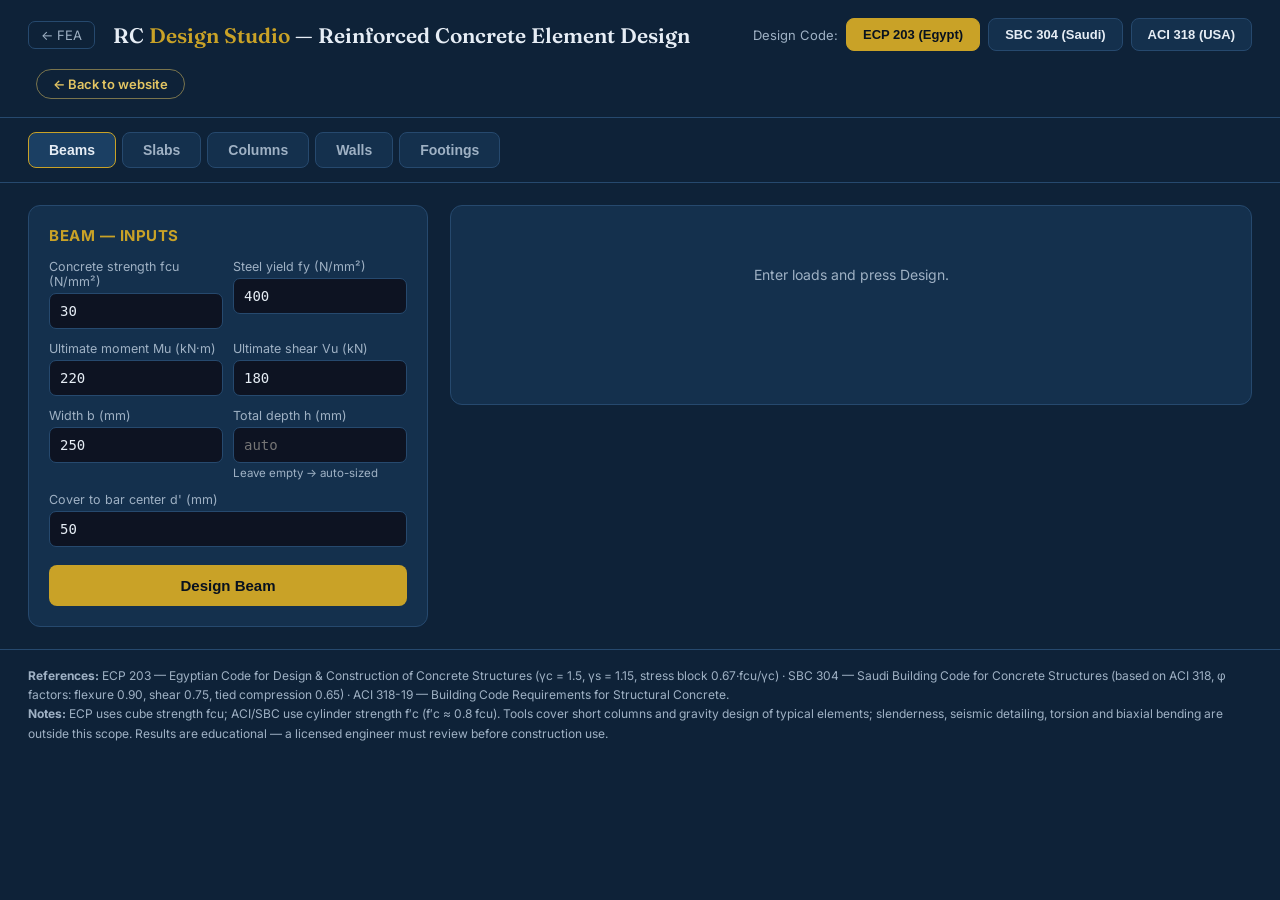
<file: rc-design-studio/index.html>
<!DOCTYPE html>
<html lang="en">
<head>
<meta charset="UTF-8">
<meta name="viewport" content="width=device-width, initial-scale=1.0">
<title>RC Design Studio — ECP 203 | SBC 304 | ACI 318</title>
<style>
@import url("https://fonts.googleapis.com/css2?family=Fraunces:opsz,wght@9..144,600;9..144,700&family=Inter:wght@400;500;600;700&display=swap");
:root{
  /* Ahmed Attia Drar brand theme — navy + gold */
  --bg:#0e2238; --panel:#14304d; --panel2:#1b3f63; --line:#26496e;
  --txt:#e6edf5; --mut:#9fb1c4; --acc:#c9a227; --acc-lt:#e3c563; --ok:#3ddc84; --warn:#ffb454; --bad:#ff6b6b;
  --mono:'Consolas','SF Mono',monospace;
}
*{box-sizing:border-box;margin:0;padding:0}
body{background:var(--bg);color:var(--txt);font-family:'Inter','Segoe UI',system-ui,Arial,sans-serif;min-height:100vh}
header{padding:18px 28px;border-bottom:1px solid var(--line);display:flex;align-items:center;gap:18px;flex-wrap:wrap}
header h1{font-size:21px;font-weight:600;font-family:'Fraunces',Georgia,serif}
header h1 span{color:var(--acc)}
.codesel{margin-left:auto;display:flex;gap:8px;align-items:center}
.codesel label{color:var(--mut);font-size:13px}
.codebtn{padding:8px 16px;border:1px solid var(--line);background:var(--panel);color:var(--txt);border-radius:8px;cursor:pointer;font-size:13px;font-weight:600}
.codebtn.active{background:var(--acc);border-color:var(--acc);color:#08111f}
nav{display:flex;gap:6px;padding:14px 28px;border-bottom:1px solid var(--line);flex-wrap:wrap}
.tab{padding:9px 20px;border-radius:8px;border:1px solid var(--line);background:var(--panel);color:var(--mut);cursor:pointer;font-size:14px;font-weight:600}
.tab.active{background:var(--panel2);color:var(--txt);border-color:var(--acc)}
main{display:grid;grid-template-columns:400px 1fr;gap:22px;padding:22px 28px;align-items:start}
@media(max-width:900px){main{grid-template-columns:1fr}}
.card{background:var(--panel);border:1px solid var(--line);border-radius:12px;padding:20px}
.card h2{font-size:15px;margin-bottom:14px;color:var(--acc);text-transform:uppercase;letter-spacing:.5px}
.grp{margin-bottom:12px}
.grp label{display:block;font-size:12.5px;color:var(--mut);margin-bottom:4px}
.grp input,.grp select{width:100%;padding:9px 10px;background:#0d1322;border:1px solid var(--line);border-radius:7px;color:var(--txt);font-size:14px;font-family:var(--mono)}
.grp input:focus,.grp select:focus{outline:none;border-color:var(--acc)}
.row2{display:grid;grid-template-columns:1fr 1fr;gap:10px}
.hint{font-size:11.5px;color:var(--mut);margin-top:3px}
.btn{width:100%;padding:12px;background:var(--acc);color:#08111f;border:none;border-radius:8px;font-size:15px;font-weight:700;cursor:pointer;margin-top:6px}
.btn:hover{filter:brightness(1.1)}
.results{min-height:200px}
.res-summary{display:grid;grid-template-columns:repeat(auto-fit,minmax(160px,1fr));gap:12px;margin-bottom:18px}
.res-box{background:var(--panel2);border:1px solid var(--line);border-radius:10px;padding:14px}
.res-box .k{font-size:11.5px;color:var(--mut);text-transform:uppercase;letter-spacing:.4px}
.res-box .v{font-size:19px;font-weight:700;margin-top:4px;font-family:var(--mono)}
.res-box .v small{font-size:12px;color:var(--mut);font-weight:400}
.steps{background:#0d1322;border:1px solid var(--line);border-radius:10px;padding:16px;font-family:var(--mono);font-size:13px;line-height:1.85;white-space:pre-wrap;color:#c9d6ee}
.steps .h{color:var(--acc);font-weight:700}
.ok{color:var(--ok)} .warn{color:var(--warn)} .bad{color:var(--bad)}
.placeholder{color:var(--mut);font-size:14px;padding:40px;text-align:center}
.draw{margin-bottom:18px;background:#0d1322;border:1px solid var(--line);border-radius:10px;padding:16px;display:flex;flex-wrap:wrap;gap:18px;justify-content:center;align-items:flex-start}
.draw svg{overflow:visible}
.conc{fill:#1b3f63;stroke:#8fa8c8;stroke-width:1.5}
.soil{fill:#1a2236;stroke:#55648a;stroke-width:1;stroke-dasharray:4 3}
.bar{fill:#e3c563;stroke:#c9a227;stroke-width:.8}
.stir{fill:none;stroke:#8fa8c8;stroke-width:2}
.barln{stroke:#e3c563;stroke-width:2.5;fill:none}
.dim{stroke:#8fa0bf;stroke-width:1}
.dtxt{fill:#8fa0bf;font:11px Consolas,monospace}
.lbl{fill:#e8edf7;font:11.5px Consolas,monospace}
.ttl{fill:#e3c563;font:600 12px 'Inter',sans-serif}
.ldr{stroke:#66779c;stroke-width:.8}
footer{padding:16px 28px;color:var(--mut);font-size:12px;border-top:1px solid var(--line);line-height:1.6}
.pane{display:none}.pane.show{display:contents}

.hub-back{font-size:13px;color:var(--mut);text-decoration:none;border:1px solid var(--line);padding:5px 12px;border-radius:7px}
.hub-back:hover{border-color:var(--acc);color:var(--acc-lt)}
.site-back{font-size:13px;font-weight:600;color:var(--acc-lt);text-decoration:none;border:1px solid rgba(227,197,99,.5);padding:6px 16px;border-radius:999px;transition:background .2s,color .2s;white-space:nowrap;margin-left:8px}
.site-back:hover{background:var(--acc-lt);color:#0e2238}
</style>
</head>
<body>
<header>
  <a class="hub-back" href="../fea-online.html" title="Back to FEA hub">← FEA</a>
  <h1>RC <span>Design Studio</span> — Reinforced Concrete Element Design</h1>
  <div class="codesel">
    <label>Design Code:</label>
    <button class="codebtn active" data-code="ECP" onclick="setCode('ECP',this)">ECP 203 (Egypt)</button>
    <button class="codebtn" data-code="SBC" onclick="setCode('SBC',this)">SBC 304 (Saudi)</button>
    <button class="codebtn" data-code="ACI" onclick="setCode('ACI',this)">ACI 318 (USA)</button>
  </div>
  <a class="site-back" href="../index.html">← Back to website</a>
</header>
<nav>
  <button class="tab active" onclick="setTab('beam',this)">Beams</button>
  <button class="tab" onclick="setTab('slab',this)">Slabs</button>
  <button class="tab" onclick="setTab('col',this)">Columns</button>
  <button class="tab" onclick="setTab('wall',this)">Walls</button>
  <button class="tab" onclick="setTab('foot',this)">Footings</button>
</nav>

<main>
<!-- ================= BEAM ================= -->
<div class="pane show" id="pane-beam">
  <div class="card">
    <h2>Beam — Inputs</h2>
    <div class="row2">
      <div class="grp"><label>Concrete strength <span class="fculab">fcu</span> (N/mm²)</label><input id="bm_fc" type="number" value="30"></div>
      <div class="grp"><label>Steel yield fy (N/mm²)</label><input id="bm_fy" type="number" value="400"></div>
    </div>
    <div class="row2">
      <div class="grp"><label>Ultimate moment Mu (kN·m)</label><input id="bm_mu" type="number" value="220"></div>
      <div class="grp"><label>Ultimate shear Vu (kN)</label><input id="bm_vu" type="number" value="180"></div>
    </div>
    <div class="row2">
      <div class="grp"><label>Width b (mm)</label><input id="bm_b" type="number" value="250"></div>
      <div class="grp"><label>Total depth h (mm)</label><input id="bm_h" type="number" placeholder="auto"><div class="hint">Leave empty → auto-sized</div></div>
    </div>
    <div class="grp"><label>Cover to bar center d' (mm)</label><input id="bm_cov" type="number" value="50"></div>
    <button class="btn" onclick="designBeam()">Design Beam</button>
  </div>
  <div class="card results" id="bm_out"><div class="placeholder">Enter loads and press Design.</div></div>
</div>

<!-- ================= SLAB ================= -->
<div class="pane" id="pane-slab">
  <div class="card">
    <h2>One-way Solid Slab — Inputs</h2>
    <div class="row2">
      <div class="grp"><label>Concrete <span class="fculab">fcu</span> (N/mm²)</label><input id="sl_fc" type="number" value="30"></div>
      <div class="grp"><label>Steel fy (N/mm²)</label><input id="sl_fy" type="number" value="400"></div>
    </div>
    <div class="row2">
      <div class="grp"><label>Clear span L (m)</label><input id="sl_L" type="number" value="4.0" step="0.1"></div>
      <div class="grp"><label>Support condition</label>
        <select id="sl_sup">
          <option value="ss">Simply supported</option>
          <option value="c1" selected>Continuous — one end</option>
          <option value="c2">Continuous — both ends</option>
          <option value="cant">Cantilever</option>
        </select></div>
    </div>
    <div class="row2">
      <div class="grp"><label>Dead load DL excl. self wt (kN/m²)</label><input id="sl_dl" type="number" value="3.0" step="0.1"></div>
      <div class="grp"><label>Live load LL (kN/m²)</label><input id="sl_ll" type="number" value="2.0" step="0.1"></div>
    </div>
    <div class="grp"><label>Thickness ts (mm)</label><input id="sl_t" type="number" placeholder="auto"><div class="hint">Leave empty → from code min. thickness</div></div>
    <button class="btn" onclick="designSlab()">Design Slab</button>
  </div>
  <div class="card results" id="sl_out"><div class="placeholder">Enter data and press Design.</div></div>
</div>

<!-- ================= COLUMN ================= -->
<div class="pane" id="pane-col">
  <div class="card">
    <h2>Short Tied Column — Inputs</h2>
    <div class="row2">
      <div class="grp"><label>Concrete <span class="fculab">fcu</span> (N/mm²)</label><input id="co_fc" type="number" value="30"></div>
      <div class="grp"><label>Steel fy (N/mm²)</label><input id="co_fy" type="number" value="400"></div>
    </div>
    <div class="grp"><label>Ultimate axial load Pu (kN)</label><input id="co_pu" type="number" value="2200"></div>
    <div class="row2">
      <div class="grp"><label>b (mm)</label><input id="co_b" type="number" placeholder="auto"></div>
      <div class="grp"><label>h (mm)</label><input id="co_h" type="number" placeholder="auto"></div>
    </div>
    <div class="grp"><label>Target steel ratio μ (%)</label><input id="co_mu" type="number" value="1.0" step="0.1"><div class="hint">Used when auto-sizing (ECP 0.8–4% · ACI/SBC 1–8%)</div></div>
    <button class="btn" onclick="designColumn()">Design Column</button>
  </div>
  <div class="card results" id="co_out"><div class="placeholder">Enter data and press Design.</div></div>
</div>

<!-- ================= WALL ================= -->
<div class="pane" id="pane-wall">
  <div class="card">
    <h2>Bearing / Shear Wall — Inputs</h2>
    <div class="row2">
      <div class="grp"><label>Concrete <span class="fculab">fcu</span> (N/mm²)</label><input id="wa_fc" type="number" value="30"></div>
      <div class="grp"><label>Steel fy (N/mm²)</label><input id="wa_fy" type="number" value="400"></div>
    </div>
    <div class="row2">
      <div class="grp"><label>Ultimate axial Pu (kN)</label><input id="wa_pu" type="number" value="3000"></div>
      <div class="grp"><label>Wall length Lw (m)</label><input id="wa_lw" type="number" value="3.0" step="0.1"></div>
    </div>
    <div class="row2">
      <div class="grp"><label>Thickness t (mm)</label><input id="wa_t" type="number" value="200"></div>
      <div class="grp"><label>Unsupported height hs (m)</label><input id="wa_hs" type="number" value="3.0" step="0.1"></div>
    </div>
    <button class="btn" onclick="designWall()">Design Wall</button>
  </div>
  <div class="card results" id="wa_out"><div class="placeholder">Enter data and press Design.</div></div>
</div>

<!-- ================= FOOTING ================= -->
<div class="pane" id="pane-foot">
  <div class="card">
    <h2>Isolated Footing — Inputs</h2>
    <div class="row2">
      <div class="grp"><label>Concrete <span class="fculab">fcu</span> (N/mm²)</label><input id="ft_fc" type="number" value="30"></div>
      <div class="grp"><label>Steel fy (N/mm²)</label><input id="ft_fy" type="number" value="400"></div>
    </div>
    <div class="row2">
      <div class="grp"><label>Service load Ps (kN)</label><input id="ft_ps" type="number" value="1500"></div>
      <div class="grp"><label>Ultimate load Pu (kN)</label><input id="ft_pu" type="number" value="2100"></div>
    </div>
    <div class="row2">
      <div class="grp"><label>Column b × h (mm)</label>
        <div class="row2"><input id="ft_cb" type="number" value="300"><input id="ft_ch" type="number" value="600"></div></div>
      <div class="grp"><label>Allowable soil qall (kN/m²)</label><input id="ft_qa" type="number" value="200"></div>
    </div>
    <div class="grp"><label>Footing thickness t (mm)</label><input id="ft_t" type="number" placeholder="auto"><div class="hint">Leave empty → sized for shear/punching</div></div>
    <button class="btn" onclick="designFooting()">Design Footing</button>
  </div>
  <div class="card results" id="ft_out"><div class="placeholder">Enter data and press Design.</div></div>
</div>
</main>

<footer>
<b>References:</b> ECP 203 — Egyptian Code for Design &amp; Construction of Concrete Structures (γc = 1.5, γs = 1.15, stress block 0.67·fcu/γc) ·
SBC 304 — Saudi Building Code for Concrete Structures (based on ACI 318, φ factors: flexure 0.90, shear 0.75, tied compression 0.65) ·
ACI 318-19 — Building Code Requirements for Structural Concrete.
<br><b>Notes:</b> ECP uses cube strength fcu; ACI/SBC use cylinder strength f′c (f′c ≈ 0.8 fcu). Tools cover short columns and gravity design of typical elements; slenderness, seismic detailing, torsion and biaxial bending are outside this scope. Results are educational — a licensed engineer must review before construction use.
</footer>

<script>
/* ================= GLOBAL STATE ================= */
let CODE='ECP';
function setCode(c,btn){CODE=c;document.querySelectorAll('.codebtn').forEach(b=>b.classList.remove('active'));btn.classList.add('active');
  document.querySelectorAll('.fculab').forEach(e=>e.textContent = c==='ECP' ? 'fcu' : "f'c");}
function setTab(t,btn){document.querySelectorAll('.tab').forEach(b=>b.classList.remove('active'));btn.classList.add('active');
  document.querySelectorAll('.pane').forEach(p=>p.classList.remove('show'));document.getElementById('pane-'+t).classList.add('show');}

/* ================= HELPERS ================= */
const PI=Math.PI;
const fmt=(x,d=1)=>Number(x).toLocaleString('en-US',{maximumFractionDigits:d,minimumFractionDigits:0});
const barA=d=>PI*d*d/4;
const num=id=>{const v=document.getElementById(id).value;return v===''?null:parseFloat(v);};
function pickBars(AsReq,bWidth,evenOnly){ // beams/columns: n bars of one diameter
  const dias=[12,16,18,20,22,25,28,32];
  let best=null;
  for(const dia of dias){
    for(let n=(evenOnly?4:2);n<=10;n+=(evenOnly?2:1)){
      const area=n*barA(dia);
      if(area<AsReq)continue;
      const minW = n*dia + (n-1)*25 + 80;    // single layer width
      if(bWidth && minW>bWidth*2)continue;   // allow up to 2 layers
      const score = area/AsReq + 0.02*n + (bWidth&&minW>bWidth?0.05:0);
      if(!best||score<best.score)best={n,dia,area,score};
    }
  }
  return best||{n:10,dia:32,area:10*barA(32)};
}
function pickMesh(AsReq_per_m,maxS=200){ // slabs/footings: dia @ spacing per meter
  const dias=[10,12,16,18,20];
  for(const dia of dias){
    let s=Math.floor(1000*barA(dia)/AsReq_per_m/25)*25;
    if(s>=100){ s=Math.min(s,maxS); return {dia,s,area:1000*barA(dia)/s}; }
  }
  const dia=20;let s=Math.max(Math.floor(1000*barA(dia)/AsReq_per_m/25)*25,75);
  return {dia,s,area:1000*barA(dia)/s};
}
function box(k,v,unit){return `<div class="res-box"><div class="k">${k}</div><div class="v">${v} <small>${unit||''}</small></div></div>`;}
function render(el,boxes,steps,svg){document.getElementById(el).innerHTML=
  `<h2>Results — ${CODE==='ECP'?'ECP 203':CODE==='SBC'?'SBC 304':'ACI 318-19'}</h2>
   <div class="res-summary">${boxes.join('')}</div>
   ${svg?`<div class="draw">${svg}</div>`:''}
   <div class="steps">${steps.join('\n')}</div>`;}

/* ================= SVG DRAWING HELPERS ================= */
function svgO(w,h){return `<svg viewBox="0 0 ${w} ${h}" width="${w}" height="${h}" xmlns="http://www.w3.org/2000/svg" style="max-width:100%;height:auto">`;}
function dimH(x1,x2,y,t){return `<line class="dim" x1="${x1}" y1="${y}" x2="${x2}" y2="${y}"/><line class="dim" x1="${x1}" y1="${y-4}" x2="${x1}" y2="${y+4}"/><line class="dim" x1="${x2}" y1="${y-4}" x2="${x2}" y2="${y+4}"/><text class="dtxt" x="${(x1+x2)/2}" y="${y+14}" text-anchor="middle">${t}</text>`;}
function dimV(x,y1,y2,t){return `<line class="dim" x1="${x}" y1="${y1}" x2="${x}" y2="${y2}"/><line class="dim" x1="${x-4}" y1="${y1}" x2="${x+4}" y2="${y1}"/><line class="dim" x1="${x-4}" y1="${y2}" x2="${x+4}" y2="${y2}"/><text class="dtxt" transform="rotate(-90 ${x-7} ${(y1+y2)/2})" x="${x-7}" y="${(y1+y2)/2}" text-anchor="middle">${t}</text>`;}
function label(x,y,t,lx,ly){return `<line class="ldr" x1="${lx}" y1="${ly}" x2="${x-4}" y2="${y-3}"/><text class="lbl" x="${x}" y="${y}">${t}</text>`;}
function rowXs(k,xa,xb){const xs=[];for(let i=0;i<k;i++)xs.push(k===1?(xa+xb)/2:xa+(xb-xa)*i/(k-1));return xs;}

// Rectangular beam / column cross-section
function svgRectSec(title,b,h,bot,top,stir,isCol){
  const sc=Math.min(190/b,240/h), W=b*sc, H=h*sc, x0=52, y0=34;
  const ins=Math.max(25*sc,7);
  let s=svgO(x0+W+150,y0+H+52);
  s+=`<text class="ttl" x="${x0}" y="16">${title}</text>`;
  s+=`<rect class="conc" x="${x0}" y="${y0}" width="${W}" height="${H}"/>`;
  s+=`<rect class="stir" rx="7" x="${x0+ins}" y="${y0+ins}" width="${W-2*ins}" height="${H-2*ins}"/>`;
  const lx=x0+W+26; let out='';
  if(isCol){
    const wi=W-2*ins-8, hi=H-2*ins-8, ox=x0+ins+4, oy=y0+ins+4;
    const r=Math.max(bot.dia*sc/2,4);
    const pts=[[0,0],[wi,0],[wi,hi],[0,hi]];
    let rem=bot.n-4;
    const sides=[[[0,0],[wi,0]],[[0,hi],[wi,hi]],[[wi,0],[wi,hi]],[[0,0],[0,hi]]]
      .map((sd,i)=>({sd,len:i<2?wi:hi})).sort((a,b2)=>b2.len-a.len);
    const cnt=[0,0,0,0]; let i=0; while(rem>0){cnt[i%4]++;rem--;i++;}
    sides.forEach((so,j)=>{for(let k2=1;k2<=cnt[j];k2++){const t=k2/(cnt[j]+1);
      pts.push([so.sd[0][0]+(so.sd[1][0]-so.sd[0][0])*t, so.sd[0][1]+(so.sd[1][1]-so.sd[0][1])*t]);}});
    pts.slice(0,bot.n).forEach(p=>{s+=`<circle class="bar" cx="${ox+p[0]}" cy="${oy+p[1]}" r="${r}"/>`;});
    out+=label(lx,y0+ins+8,`${bot.n} Ø${bot.dia}`,x0+W-ins-4,y0+ins+4);
    if(stir)out+=label(lx,y0+H/2,`ties Ø${stir.dia} @ ${stir.s}`,x0+W-ins,y0+H/2-3);
  }else{
    const r=Math.max(bot.dia*sc/2,4), xa=x0+ins+r+2, xb=x0+W-ins-r-2;
    const nfit=Math.max(2,Math.floor((xb-xa)/(2*r+6))+1);
    const n1=Math.min(bot.n,nfit), n2=bot.n-n1;
    const yb1=y0+H-ins-r-2, yb2=yb1-(2*r+7);
    rowXs(n1,xa,xb).forEach(x=>{s+=`<circle class="bar" cx="${x}" cy="${yb1}" r="${r}"/>`;});
    if(n2>0)rowXs(n2,xa,xb).forEach(x=>{s+=`<circle class="bar" cx="${x}" cy="${yb2}" r="${r}"/>`;});
    const tN=top?top.n:2, tD=top?top.dia:12, rt=Math.max(tD*sc/2,3.5);
    rowXs(tN,xa,xb).forEach(x=>{s+=`<circle class="bar" cx="${x}" cy="${y0+ins+rt+2}" r="${rt}"/>`;});
    out+=label(lx,y0+H-ins-2,`${bot.n} Ø${bot.dia}`,xb,yb1);
    out+=label(lx,y0+ins+10,top?`${top.n} Ø${top.dia}`:`2 Ø12 hangers`,xb,y0+ins+rt+2);
    if(stir)out+=label(lx,y0+H/2,`stirrups Ø${stir.dia} @ ${stir.s}`,x0+W-ins,y0+H/2-3);
  }
  s+=out;
  s+=dimH(x0,x0+W,y0+H+22,`b = ${b} mm`);
  s+=dimV(x0-16,y0,y0+H,`h = ${h} mm`);
  return s+'</svg>';
}

// One-way slab strip section
function svgSlabSec(t,mesh,mesh2){
  const shown=700, sc=0.6, W=shown*sc, H=Math.max(t*sc,40), x0=40, y0=34;
  let s=svgO(x0+W+150,y0+H+56);
  s+=`<text class="ttl" x="${x0}" y="16">Slab section (1 m strip)</text>`;
  s+=`<rect class="conc" x="${x0}" y="${y0}" width="${W}" height="${H}"/>`;
  const yb=y0+H-14, r=Math.max(mesh.dia*sc/2,3.5);
  const nb=Math.floor(shown/mesh.s);
  const xs=[];for(let i=0;i<=nb;i++){const x=x0+12+i*mesh.s*sc;if(x<x0+W-10)xs.push(x);}
  s+=`<line class="barln" x1="${x0+8}" y1="${yb-r-4}" x2="${x0+W-8}" y2="${yb-r-4}"/>`;
  xs.forEach(x=>{s+=`<circle class="bar" cx="${x}" cy="${yb}" r="${r}"/>`;});
  const lx=x0+W+22;
  s+=label(lx,yb+4,`main Ø${mesh.dia} @ ${mesh.s}`,xs[xs.length-1],yb);
  s+=label(lx,yb-r-8,`sec. Ø${mesh2.dia} @ ${mesh2.s}`,x0+W-8,yb-r-4);
  if(xs.length>1)s+=dimH(xs[0],xs[1],y0+H+20,`${mesh.s} mm`);
  s+=dimV(x0-16,y0,y0+H,`ts = ${t} mm`);
  return s+'</svg>';
}

// Wall plan section
function svgWallPlan(t,mv,mh,ef){
  const shown=1100, sc=0.4, W=shown*sc, H=Math.max(t*sc,44), x0=40, y0=34;
  let s=svgO(x0+W+160,y0+H+40);
  s+=`<text class="ttl" x="${x0}" y="16">Wall — plan section</text>`;
  s+=`<rect class="conc" x="${x0}" y="${y0}" width="${W}" height="${H}"/>`;
  const r=Math.max(mv.dia*sc/2,3), faces=ef?[y0+10,y0+H-10]:[y0+H/2];
  faces.forEach(y=>{
    s+=`<line class="barln" x1="${x0+6}" y1="${y+(y<y0+H/2?4:-4)}" x2="${x0+W-6}" y2="${y+(y<y0+H/2?4:-4)}"/>`;
    for(let x=x0+14;x<x0+W-8;x+=mv.s*sc)s+=`<circle class="bar" cx="${x}" cy="${y}" r="${r}"/>`;
  });
  const lx=x0+W+22;
  s+=label(lx,y0+12,`vert. Ø${mv.dia} @ ${mv.s}${ef?' E.F.':''}`,x0+W-10,faces[0]);
  s+=label(lx,y0+H-4,`horiz. Ø${mh.dia} @ ${mh.s}${ef?' E.F.':''}`,x0+W-6,faces[faces.length-1]+(ef?-4:4));
  s+=dimV(x0-16,y0,y0+H,`t = ${t} mm`);
  return s+'</svg>';
}

// Footing plan + section
function svgFooting(Bm,Lm,t,cb,ch,meshL,meshB){
  const Bmm=Bm*1000,Lmm=Lm*1000;
  const sc=Math.min(280/Lmm,190/Bmm), W=Lmm*sc, H=Bmm*sc, x0=52, y0=34;
  // --- plan ---
  let s=svgO(x0+W+40,y0+H+50);
  s+=`<text class="ttl" x="${x0}" y="16">Footing — plan</text>`;
  s+=`<rect class="conc" x="${x0}" y="${y0}" width="${W}" height="${H}"/>`;
  for(let x=x0+meshL.s*sc;x<x0+W-2;x+=meshL.s*sc)s+=`<line x1="${x}" y1="${y0+3}" x2="${x}" y2="${y0+H-3}" stroke="#c9a227" stroke-width="1" opacity=".55"/>`;
  for(let y=y0+meshB.s*sc;y<y0+H-2;y+=meshB.s*sc)s+=`<line x1="${x0+3}" y1="${y}" x2="${x0+W-3}" y2="${y}" stroke="#c9a227" stroke-width="1" opacity=".55"/>`;
  s+=`<rect x="${x0+W/2-ch*sc/2}" y="${y0+H/2-cb*sc/2}" width="${ch*sc}" height="${cb*sc}" fill="#0d1322" stroke="#e8edf7" stroke-width="1.5"/>`;
  s+=dimH(x0,x0+W,y0+H+20,`L = ${fmt(Lm,2)} m`);
  s+=dimV(x0-16,y0,y0+H,`B = ${fmt(Bm,2)} m`);
  s+='</svg>';
  // --- section ---
  const Hs=Math.max(t*sc,42), y1=40, colH=34;
  let s2=svgO(x0+W+165,y1+colH+Hs+52);
  s2+=`<text class="ttl" x="${x0}" y="16">Footing — section</text>`;
  s2+=`<rect class="soil" x="${x0-14}" y="${y1+colH}" width="${W+28}" height="${Hs+16}"/>`;
  s2+=`<rect class="conc" x="${x0}" y="${y1+colH}" width="${W}" height="${Hs}"/>`;
  s2+=`<rect class="conc" x="${x0+W/2-ch*sc/2}" y="${y1}" width="${ch*sc}" height="${colH+2}"/>`;
  const yb=y1+colH+Hs-12, r=Math.max(meshB.dia*sc/2,3.5);
  s2+=`<line class="barln" x1="${x0+10}" y1="${yb}" x2="${x0+W-10}" y2="${yb}"/>`;
  for(let x=x0+16;x<x0+W-10;x+=meshB.s*sc)s2+=`<circle class="bar" cx="${x}" cy="${yb+r+3}" r="${r}"/>`;
  const lx=x0+W+22;
  s2+=label(lx,yb-4,`long Ø${meshL.dia} @ ${meshL.s}`,x0+W-10,yb);
  s2+=label(lx,yb+14,`short Ø${meshB.dia} @ ${meshB.s}`,x0+W-16,yb+r+3);
  s2+=dimV(x0-16,y1+colH,y1+colH+Hs,`t = ${t} mm`);
  s2+=dimH(x0,x0+W,y1+colH+Hs+26,`L = ${fmt(Lm,2)} m`);
  s2+='</svg>';
  return s+s2;
}

/* ================= CODE PARAMETERS ================= */
// ECP 203: cmax/d by fy
function ecpCmax(fy){ if(fy<=240)return .50; if(fy<=280)return .48; if(fy<=360)return .44; return .42; }
// ACI/SBC: beta1
function beta1(fc){ return Math.max(.65, Math.min(.85, .85-.05*(fc-28)/7)); }

/* ---- Flexure per 1 section: returns {As, AsP(compression), dReq?, steps[]} ----
   ECP: Mu = 0.67(fcu/1.5)·b·a·(d−a/2), fyd=fy/1.15
   ACI/SBC: Rn=Mu/(φbd²), ρ=0.85f'c/fy(1−√(1−2Rn/0.85f'c)), φ=0.9 tension-controlled */
function flexure(Mu_kNm,b,d,fc,fy,dP,steps,isSlab){
  const Mu=Mu_kNm*1e6; let As=0, AsP=0, warn=null;
  if(CODE==='ECP'){
    const fcd=0.67*fc/1.5, fyd=fy/1.15;
    const cmax=ecpCmax(fy), wmax=0.8*cmax;
    const Rmax=(fcd/fc)*wmax*(1-wmax/2)*fc; // = fcd·wmax(1−wmax/2)
    const MuMax=Rmax*b*d*d;
    steps.push(`<span class="h">Flexural design (ECP 203)</span>`);
    steps.push(`fcd = 0.67·fcu/γc = 0.67×${fc}/1.5 = ${fmt(fcd,2)} N/mm² ;  fyd = fy/γs = ${fmt(fyd,1)} N/mm²`);
    steps.push(`c_max/d = ${cmax} (fy=${fy})  →  Mu,max = ${fmt(MuMax/1e6,1)} kN·m`);
    const R=Mu/(b*d*d);
    if(Mu<=MuMax){
      const w=1-Math.sqrt(Math.max(0,1-2*(Mu/(fcd*b*d*d)))); const a=w*d;
      As=fcd*b*a/fyd;
      steps.push(`a/d = 1−√(1−2Mu/(fcd·b·d²)) = ${fmt(w,4)}  →  a = ${fmt(a,1)} mm`);
      steps.push(`As = fcd·b·a/fyd = ${fmt(As,0)} mm²`);
    }else{
      const a=wmax*d, As1=fcd*b*a/fyd, M2=Mu-MuMax;
      AsP=M2/(fyd*(d-dP)); As=As1+AsP;
      steps.push(`Mu &gt; Mu,max → <span class="warn">doubly reinforced section</span>`);
      steps.push(`As1 = ${fmt(As1,0)} mm² ;  M2 = ${fmt(M2/1e6,1)} kN·m ;  As' = M2/(fyd(d−d')) = ${fmt(AsP,0)} mm²`);
      steps.push(`As = As1 + As' = ${fmt(As,0)} mm²`);
    }
    const Asmin = isSlab ? 0.6/fy*1000*d : Math.max(0.225*Math.sqrt(fc)/fy, 1.1/fy)*b*d;
    if(As<Asmin){steps.push(`As &lt; As,min = ${fmt(Asmin,0)} mm² → <span class="warn">use As,min</span>`);As=Asmin;}
    else steps.push(`As,min = ${fmt(Asmin,0)} mm² ✓`);
  }else{
    const phi=0.9, b1=beta1(fc);
    const rho_t=0.85*b1*(fc/fy)*(0.003/(0.003+0.005)); // tension-controlled limit εt=0.005
    const Rn=Mu/(phi*b*d*d);
    const Rn_max=rho_t*fy*(1-rho_t*fy/(1.7*fc));
    steps.push(`<span class="h">Flexural design (${CODE==='SBC'?'SBC 304':'ACI 318-19'})</span>`);
    steps.push(`φ = 0.90 ;  β1 = ${fmt(b1,3)} ;  ρ_t (εt=0.005) = ${fmt(rho_t*100,3)} %`);
    steps.push(`Rn = Mu/(φ·b·d²) = ${fmt(Rn,3)} N/mm²  (Rn,max = ${fmt(Rn_max,3)})`);
    if(Rn<=Rn_max){
      const rho=0.85*fc/fy*(1-Math.sqrt(Math.max(0,1-2*Rn/(0.85*fc))));
      As=rho*b*d;
      steps.push(`ρ = 0.85f'c/fy·(1−√(1−2Rn/0.85f'c)) = ${fmt(rho*100,3)} %  →  As = ${fmt(As,0)} mm²`);
    }else{
      const As1=rho_t*b*d;
      const Mn1=As1*fy*(d-As1*fy/(1.7*fc*b));
      const M2=Mu/phi-Mn1;
      AsP=M2/(fy*(d-dP)); As=As1+AsP;
      steps.push(`Rn &gt; Rn,max → <span class="warn">doubly reinforced section</span>`);
      steps.push(`As1 = ${fmt(As1,0)} mm² ; As' = ${fmt(AsP,0)} mm² ; As = ${fmt(As,0)} mm²`);
    }
    const Asmin = isSlab ? 0.0018*1000*(d+dP) : Math.max(0.25*Math.sqrt(fc)/fy,1.4/fy)*b*d;
    if(As<Asmin){steps.push(`As &lt; As,min = ${fmt(Asmin,0)} mm² → <span class="warn">use As,min</span>`);As=Asmin;}
    else steps.push(`As,min = ${fmt(Asmin,0)} mm² ✓`);
  }
  return {As,AsP};
}

/* ================= BEAM ================= */
function designBeam(){
  const fc=num('bm_fc'),fy=num('bm_fy'),Mu=num('bm_mu'),Vu=num('bm_vu')||0,bIn=num('bm_b'),cov=num('bm_cov')||50;
  let b=bIn||250, h=num('bm_h'), steps=[];
  steps.push(`<span class="h">1) Section sizing</span>`);
  if(!h){ // auto-size for R ≈ 0.65·Rmax / Rn ≈ 0.65·Rn,max
    let dReq;
    if(CODE==='ECP'){
      const fcd=0.67*fc/1.5,w=0.8*ecpCmax(fy),Rm=fcd*w*(1-w/2);
      dReq=Math.sqrt(Mu*1e6/(0.65*Rm*b));
    }else{
      const b1=beta1(fc),rt=0.85*b1*fc/fy*0.375,Rm=rt*fy*(1-rt*fy/(1.7*fc));
      dReq=Math.sqrt(Mu*1e6/(0.9*0.65*Rm*b));
    }
    h=Math.ceil((dReq+cov)/50)*50;
    steps.push(`h not given → required d ≈ ${fmt(dReq,0)} mm → take h = ${h} mm`);
  } else steps.push(`Given section: ${b} × ${h} mm`);
  const d=h-cov;
  steps.push(`Effective depth d = h − d' = ${fmt(d,0)} mm`);
  steps.push('');
  const f=flexure(Mu,b,d,fc,fy,cov,steps,false);
  const bars=pickBars(f.As,b);
  let compBars=null;
  if(f.AsP>0) compBars=pickBars(f.AsP,b);
  steps.push('');
  // ---- shear ----
  steps.push(`<span class="h">Shear design</span>`);
  let shearTxt='—', stirr=null;
  if(Vu>0){
    if(CODE==='ECP'){
      const qu=Vu*1e3/(b*d), qcu=0.24*Math.sqrt(fc/1.5), qumax=Math.min(0.7*Math.sqrt(fc/1.5),4);
      steps.push(`qu = Vu/(b·d) = ${fmt(qu,2)} N/mm² ; qcu = 0.24√(fcu/1.5) = ${fmt(qcu,2)} ; qu,max = ${fmt(qumax,2)}`);
      if(qu>qumax){steps.push(`<span class="bad">qu &gt; qu,max → enlarge section!</span>`);shearTxt='FAIL — enlarge';}
      else{
        const qsu=Math.max(qu-0.5*qcu, 0.4/(fy/1.15)*0+0); // stirrups take qu − qcu/2
        const AstS=Math.max(qsu*b/(fy/1.15), 0.4/240*b); // min stirrups μmin=0.4/fy(240)
        const Adia=8, twoLegs=2*barA(Adia);
        let s=Math.floor(twoLegs/AstS/25)*25; s=Math.min(Math.max(s,100),200);
        stirr={dia:Adia,s};
        steps.push(`qsu = qu − qcu/2 = ${fmt(qsu,2)} N/mm² → Ast/s = ${fmt(AstS,3)} mm²/mm`);
        steps.push(`Use φ${Adia} two-branch stirrups @ ${s} mm  (Ast/s provided = ${fmt(twoLegs/s,3)})`);
        shearTxt=`Ø${Adia} @ ${s} mm`;
      }
    }else{
      const phi=0.75, Vc=0.17*Math.sqrt(fc)*b*d/1e3;
      steps.push(`φVc = 0.75×0.17√f'c·b·d = ${fmt(phi*Vc,1)} kN  (Vu = ${Vu} kN)`);
      if(Vu<=0.5*phi*Vc){steps.push(`Vu &lt; φVc/2 → no stirrups required (min. detailing recommended)`);shearTxt='Min. stirrups';stirr={dia:10,s:Math.min(Math.floor(d/2/25)*25,300)};}
      else{
        const Vs=Math.max(Vu/phi-Vc,0);
        const VsMax=0.66*Math.sqrt(fc)*b*d/1e3;
        if(Vs>VsMax){steps.push(`<span class="bad">Vs &gt; 0.66√f'c·b·d → enlarge section!</span>`);shearTxt='FAIL — enlarge';}
        else{
          const AvS=Math.max(Vs*1e3/(fy*d), 0.062*Math.sqrt(fc)*b/fy, 0.35*b/fy);
          const Adia=10,twoLegs=2*barA(Adia);
          let s=Math.floor(twoLegs/AvS/25)*25;
          const sMax=(Vs<=0.33*Math.sqrt(fc)*b*d/1e3)?Math.min(d/2,600):Math.min(d/4,300);
          s=Math.min(Math.max(s,75),Math.floor(sMax/25)*25);
          stirr={dia:Adia,s};
          steps.push(`Vs = Vu/φ − Vc = ${fmt(Vs,1)} kN → Av/s = ${fmt(AvS,3)} mm²/mm`);
          steps.push(`Use φ${Adia} two-leg stirrups @ ${s} mm`);
          shearTxt=`Ø${Adia} @ ${s} mm`;
        }
      }
    }
  }
  const boxes=[
    box('Section',`${b}×${h}`,'mm'),
    box('As required',fmt(f.As,0),'mm²'),
    box('Bottom steel',`${bars.n} Ø${bars.dia}`,`= ${fmt(bars.area,0)} mm²`),
    compBars?box("Top steel As'",`${compBars.n} Ø${compBars.dia}`,`= ${fmt(compBars.area,0)} mm²`):box('Top steel','2 Ø12','hangers'),
    box('Stirrups',shearTxt,'')
  ];
  render('bm_out',boxes,steps,svgRectSec('Beam cross-section',b,h,bars,compBars,stirr,false));
}

/* ================= SLAB ================= */
function designSlab(){
  const fc=num('sl_fc'),fy=num('sl_fy'),L=num('sl_L'),dl=num('sl_dl'),ll=num('sl_ll'),sup=document.getElementById('sl_sup').value;
  let t=num('sl_t'),steps=[];
  const ratios = CODE==='ECP' ? {ss:30,c1:35,c2:40,cant:10} : {ss:20,c1:24,c2:28,cant:10};
  const coef = {ss:8,c1:10,c2:12,cant:2}[sup];
  steps.push(`<span class="h">1) Thickness</span>`);
  if(!t){ t=Math.max(Math.ceil(L*1000/ratios[sup]/10)*10, 100);
    steps.push(`Min. thickness = L/${ratios[sup]} = ${fmt(L*1000/ratios[sup],0)} mm → take ts = ${t} mm`);
  } else steps.push(`Given ts = ${t} mm`);
  const d=t-25;
  const sw=t/1000*25;
  const wu = CODE==='ECP' ? 1.4*(dl+sw)+1.6*ll : 1.2*(dl+sw)+1.6*ll;
  steps.push(`Self weight = ${fmt(sw,2)} kN/m² ;  wu = ${CODE==='ECP'?'1.4DL+1.6LL':'1.2DL+1.6LL'} = ${fmt(wu,2)} kN/m²`);
  const Mu=wu*L*L/coef;
  steps.push(`Mu = wu·L²/${coef} = ${fmt(Mu,2)} kN·m/m`);
  steps.push('');
  const f=flexure(Mu,1000,d,fc,fy,25,steps,true);
  const mesh=pickMesh(f.As);
  const sec = CODE==='ECP'? 0.6/fy*1000*t : 0.0018*1000*t; // secondary/shrinkage
  const mesh2=pickMesh(sec,250);
  steps.push('');
  steps.push(`<span class="h">Secondary / shrinkage steel</span>`);
  steps.push(`As,sec = ${fmt(sec,0)} mm²/m → Ø${mesh2.dia} @ ${mesh2.s} mm`);
  render('sl_out',[
    box('Thickness ts',t,'mm'),
    box('wu',fmt(wu,2),'kN/m²'),
    box('Main steel',`Ø${mesh.dia} @ ${mesh.s}`,`mm  (${fmt(mesh.area,0)} mm²/m)`),
    box('Secondary steel',`Ø${mesh2.dia} @ ${mesh2.s}`,'mm')
  ],steps,svgSlabSec(t,mesh,mesh2));
}

/* ================= COLUMN ================= */
function designColumn(){
  const fc=num('co_fc'),fy=num('co_fy'),Pu=num('co_pu'),muT=(num('co_mu')||1)/100;
  let b=num('co_b'),h=num('co_h'),steps=[];
  const muMin = CODE==='ECP'?0.008:0.01, muMax=CODE==='ECP'?0.04:0.08;
  const mu=Math.min(Math.max(muT,muMin),muMax);
  steps.push(`<span class="h">1) Section sizing</span>`);
  if(CODE==='ECP'){
    steps.push(`ECP 203 tied short column: Pu = 0.35·fcu·Ac + 0.67·fy·Asc`);
    if(!b||!h){
      const Ag=Pu*1e3/(0.35*fc+0.67*fy*mu);
      const side=Math.ceil(Math.sqrt(Ag)/50)*50;
      b=b||Math.max(side,250); h=h||Math.max(Math.ceil((Ag/b)/50)*50,250);
      steps.push(`Ag,req = Pu/(0.35fcu + 0.67fy·μ) = ${fmt(Ag,0)} mm² → take ${b}×${h}`);
    }
    const Ag=b*h;
    let Asc=(Pu*1e3-0.35*fc*Ag)/(0.67*fy);
    steps.push(`Asc = (Pu − 0.35fcu·Ag)/(0.67fy) = ${fmt(Asc,0)} mm²`);
    const AsMin=muMin*Ag;
    if(Asc<AsMin){steps.push(`Asc &lt; μmin·Ag = ${fmt(AsMin,0)} mm² → <span class="warn">use minimum (0.8%)</span>`);Asc=AsMin;}
    if(Asc>muMax*Ag){steps.push(`<span class="bad">Asc &gt; 4% Ag → enlarge section!</span>`);}
    finishColumn(b,h,Asc,Ag,fc,fy,Pu,steps,(Ag2,As2)=> (0.35*fc*Ag2+0.67*fy*As2)/1e3 );
  }else{
    steps.push(`${CODE==='SBC'?'SBC 304':'ACI 318-19'} tied short column: φPn,max = 0.80·φ[0.85f'c(Ag−Ast) + fy·Ast], φ = 0.65`);
    const k=0.80*0.65;
    if(!b||!h){
      const Ag=Pu*1e3/(k*(0.85*fc*(1-mu)+fy*mu));
      const side=Math.ceil(Math.sqrt(Ag)/50)*50;
      b=b||Math.max(side,250); h=h||Math.max(Math.ceil((Ag/b)/50)*50,250);
      steps.push(`Ag,req = Pu/(0.52[0.85f'c(1−μ)+fy·μ]) = ${fmt(Ag,0)} mm² → take ${b}×${h}`);
    }
    const Ag=b*h;
    let Ast=(Pu*1e3/k-0.85*fc*Ag)/(fy-0.85*fc);
    steps.push(`Ast = (Pu/0.52 − 0.85f'c·Ag)/(fy − 0.85f'c) = ${fmt(Ast,0)} mm²`);
    const AsMin=0.01*Ag;
    if(Ast<AsMin){steps.push(`Ast &lt; 1% Ag = ${fmt(AsMin,0)} mm² → <span class="warn">use minimum (1%)</span>`);Ast=AsMin;}
    if(Ast>0.08*Ag){steps.push(`<span class="bad">Ast &gt; 8% Ag → enlarge section!</span>`);}
    finishColumn(b,h,Ast,Ag,fc,fy,Pu,steps,(Ag2,As2)=> k*(0.85*fc*(Ag2-As2)+fy*As2)/1e3 );
  }
}
function finishColumn(b,h,AsReq,Ag,fc,fy,Pu,steps,capFn){
  const bars=pickBars(AsReq,Math.min(b,h),true); // even count ≥ 4 for symmetry
  const cap=capFn(Ag,bars.area);
  steps.push(`Provide ${bars.n} Ø${bars.dia} = ${fmt(bars.area,0)} mm²  (μ = ${fmt(bars.area/Ag*100,2)}%)`);
  steps.push(`Capacity = ${fmt(cap,0)} kN ${cap>=Pu?'≥':'<'} Pu = ${Pu} kN  ${cap>=Pu?'<span class="ok">✓ SAFE</span>':'<span class="bad">✗ UNSAFE — increase steel/section</span>'}`);
  steps.push('');
  steps.push(`<span class="h">Ties</span>`);
  let tieS, tieD=8;
  if(CODE==='ECP'){ tieS=Math.min(15*bars.dia, Math.min(b,h), 200); steps.push(`s ≤ min(15·Øbar, least dim., 200) = ${fmt(tieS,0)} mm → Ø8 @ ${Math.floor(tieS/25)*25} mm`);}
  else{ tieD=bars.dia>=32?12:10; tieS=Math.min(16*bars.dia,48*tieD,Math.min(b,h)); steps.push(`s ≤ min(16·Øbar, 48·Øtie, least dim.) = ${fmt(tieS,0)} mm → Ø${tieD} @ ${Math.floor(tieS/25)*25} mm`);}
  render('co_out',[
    box('Section',`${b}×${h}`,'mm'),
    box('Longitudinal',`${bars.n} Ø${bars.dia}`,`= ${fmt(bars.area,0)} mm²`),
    box('Steel ratio μ',fmt(bars.area/Ag*100,2),'%'),
    box('Ties',`Ø${tieD} @ ${Math.floor(tieS/25)*25}`,'mm'),
    box('Capacity',fmt(cap,0),`kN ${cap>=Pu?'✓':'✗'}`)
  ],steps,svgRectSec('Column cross-section',b,h,bars,null,{dia:tieD,s:Math.floor(tieS/25)*25},true));
}

/* ================= WALL ================= */
function designWall(){
  const fc=num('wa_fc'),fy=num('wa_fy'),Pu=num('wa_pu'),Lw=num('wa_lw')*1000,t=num('wa_t'),hs=num('wa_hs')*1000;
  const Ag=Lw*t;let steps=[];
  steps.push(`<span class="h">1) Axial capacity (empirical wall method)</span>`);
  let cap;
  if(CODE==='ECP'){
    // ECP simplified wall/column approach with buckling reduction
    const lam=hs/t;
    const red=Math.max(0,1-Math.pow(lam/32,2)*0.6); // conservative slenderness reduction
    cap=0.35*fc*Ag*red/1e3;
    steps.push(`λ = hs/t = ${fmt(lam,1)} ; capacity ≈ 0.35·fcu·Ag·(reduction ${fmt(red,2)}) = ${fmt(cap,0)} kN`);
  }else{
    const phi=0.65;
    const k=0.8; // braced, restrained ends assumed
    cap=0.55*phi*fc*Ag*(1-Math.pow(k*hs/(32*t),2))/1e3;
    steps.push(`φPn = 0.55·φ·f'c·Ag·[1−(k·hs/32t)²]  (k=0.8) = ${fmt(cap,0)} kN`);
  }
  steps.push(`Pu = ${Pu} kN  ${cap>=Pu?'<span class="ok">✓ SAFE</span>':'<span class="bad">✗ increase thickness/length</span>'}`);
  steps.push('');
  steps.push(`<span class="h">2) Minimum reinforcement</span>`);
  let rv,rh;
  if(CODE==='ECP'){ rv=0.0025;rh=0.0025; steps.push(`ECP min: vertical 0.25%·Ag, horizontal 0.25%·Ag (each, distributed both faces for t ≥ 160 mm)`);}
  else{ rv=0.0012;rh=0.0020; steps.push(`${CODE==='SBC'?'SBC':'ACI'} min (deformed ≤ Ø16, fy ≥ 420): ρv = 0.0012 , ρh = 0.0020`);}
  const Asv=rv*t*1000, Ash=rh*t*1000;
  const mv=pickMesh(Asv/( t>=160?2:1 ),300), mh=pickMesh(Ash/( t>=160?2:1 ),300);
  steps.push(`Vertical As = ${fmt(Asv,0)} mm²/m → Ø${mv.dia} @ ${mv.s} mm ${t>=160?'(each face)':''}`);
  steps.push(`Horizontal As = ${fmt(Ash,0)} mm²/m → Ø${mh.dia} @ ${mh.s} mm ${t>=160?'(each face)':''}`);
  render('wa_out',[
    box('Wall',`${fmt(Lw,0)}×${t}`,'mm'),
    box('Capacity',fmt(cap,0),`kN ${cap>=Pu?'✓':'✗'}`),
    box('Vertical steel',`Ø${mv.dia} @ ${mv.s}`,t>=160?'mm E.F.':'mm'),
    box('Horizontal steel',`Ø${mh.dia} @ ${mh.s}`,t>=160?'mm E.F.':'mm')
  ],steps,svgWallPlan(t,mv,mh,t>=160));
}

/* ================= FOOTING ================= */
function designFooting(){
  const fc=num('ft_fc'),fy=num('ft_fy'),Ps=num('ft_ps'),Pu=num('ft_pu'),cb=num('ft_cb'),ch=num('ft_ch'),qa=num('ft_qa');
  let t=num('ft_t'),steps=[];
  steps.push(`<span class="h">1) Plan dimensions (service loads)</span>`);
  const Areq=1.05*Ps/qa;
  steps.push(`A,req = 1.05·Ps/q_all = 1.05×${Ps}/${qa} = ${fmt(Areq,2)} m²  (5% own weight)`);
  const diff=(ch-cb)/1000;
  let B=Math.sqrt(Areq+diff*diff/4)-diff/2; B=Math.ceil(B*20)/20;
  let Lf=B+diff; Lf=Math.ceil(Lf*20)/20;
  steps.push(`Keep equal cantilevers: B×L = ${fmt(B,2)} × ${fmt(Lf,2)} m  (A = ${fmt(B*Lf,2)} m²)`);
  const qu=Pu/(B*Lf);
  steps.push(`Net ultimate pressure qu = Pu/A = ${fmt(qu,1)} kN/m²`);
  steps.push('');
  // thickness by punching + one-way shear
  steps.push(`<span class="h">2) Thickness — punching &amp; one-way shear</span>`);
  const cover=70;
  const vcP = CODE==='ECP' ? 0.316*Math.sqrt(fc/1.5) : 0.75*0.33*Math.sqrt(fc);
  const vc1 = CODE==='ECP' ? 0.16*Math.sqrt(fc/1.5)  : 0.75*0.17*Math.sqrt(fc);
  steps.push(CODE==='ECP'
    ?`qcp = 0.316√(fcu/γc) = ${fmt(vcP,2)} N/mm² ;  qc(one-way) = 0.16√(fcu/γc) = ${fmt(vc1,2)} N/mm²`
    :`φvc(punch) = 0.75×0.33√f'c = ${fmt(vcP,2)} N/mm² ;  φvc(one-way) = 0.75×0.17√f'c = ${fmt(vc1,2)} N/mm²`);
  function checks(d){ // d in mm → return {pOK,oOK,vp,vo}
    const b0=2*((cb+d)+(ch+d));
    const Vp=Pu*1e3-qu*1e-3*(cb+d)*(ch+d); // N
    const vp=Vp/(b0*d);
    const cant=(Lf*1000-ch)/2;
    const Vo=qu*1e-3*B*1000*(cant-d); // N per full width B
    const vo=Vo/(B*1000*d);
    return {vp,vo,ok:vp<=vcP&&vo<=vc1};
  }
  if(!t){ let d=250; while(!checks(d).ok && d<2000) d+=50; t=Math.ceil((d+cover)/50)*50;
    steps.push(`Iterating depth → d = ${t-cover} mm → t = ${t} mm`);
  }
  const d=t-cover;
  const c=checks(d);
  steps.push(`Punching @ d/2: v = ${fmt(c.vp,3)} ${c.vp<=vcP?'≤':'>'} ${fmt(vcP,2)} N/mm² ${c.vp<=vcP?'<span class="ok">✓</span>':'<span class="bad">✗ increase t</span>'}`);
  steps.push(`One-way @ d:  v = ${fmt(Math.max(c.vo,0),3)} ${c.vo<=vc1?'≤':'>'} ${fmt(vc1,2)} N/mm² ${c.vo<=vc1?'<span class="ok">✓</span>':'<span class="bad">✗ increase t</span>'}`);
  steps.push('');
  steps.push(`<span class="h">3) Flexural reinforcement (at column face)</span>`);
  const cantL=(Lf*1000-ch)/2/1000, cantB=(B*1000-cb)/2/1000;
  const MuL=qu*cantL*cantL/2; // kN·m per meter (long dir)
  const MuB=qu*cantB*cantB/2;
  steps.push(`Long dir.:  Mu = qu·l²/2 = ${fmt(qu,1)}×${fmt(cantL,2)}²/2 = ${fmt(MuL,1)} kN·m/m`);
  const fL=flexure(MuL,1000,d,fc,fy,cover,steps,true);
  const meshL=pickMesh(fL.As);
  steps.push('');
  steps.push(`Short dir.: Mu = ${fmt(MuB,1)} kN·m/m`);
  const fB=flexure(MuB,1000,d-16,fc,fy,cover,steps,true);
  const meshB=pickMesh(fB.As);
  render('ft_out',[
    box('Plan',`${fmt(B,2)} × ${fmt(Lf,2)}`,'m'),
    box('Thickness t',t,'mm'),
    box('Long dir. steel',`Ø${meshL.dia} @ ${meshL.s}`,'mm'),
    box('Short dir. steel',`Ø${meshB.dia} @ ${meshB.s}`,'mm'),
    box('Punching',c.vp<=vcP?'SAFE ✓':'CHECK ✗','')
  ],steps,svgFooting(B,Lf,t,cb,ch,meshL,meshB));
}
</script>
</body>
</html>
</file>
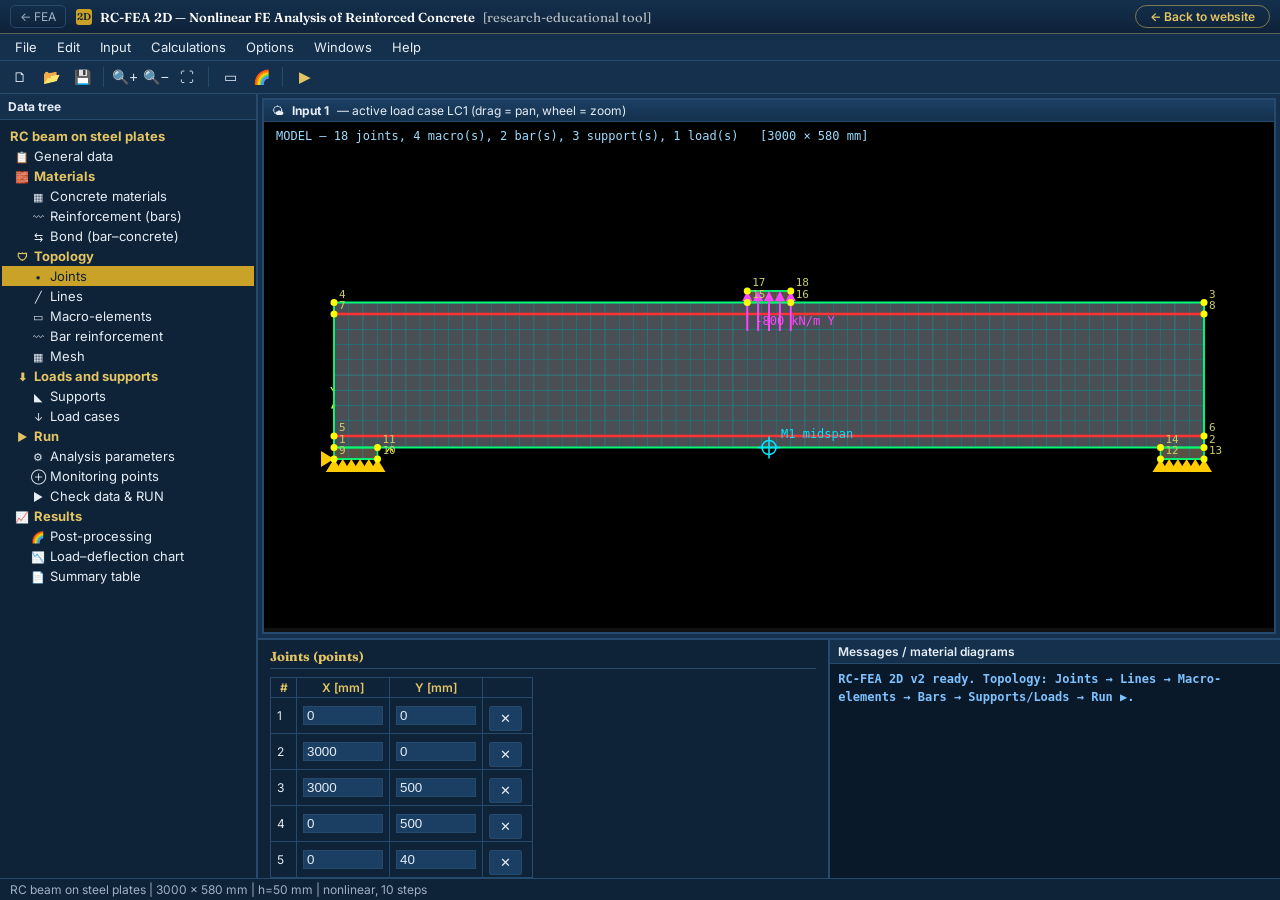
<file: rc-fea/index.html>
<!DOCTYPE html>
<html lang="en">
<head>
<meta charset="UTF-8">
<title>RC-FEA 2D — [Untitled]</title>
<style>
  @import url("https://fonts.googleapis.com/css2?family=Fraunces:opsz,wght@9..144,600;9..144,700&family=Inter:wght@400;500;600;700&display=swap");
  /* Ahmed Attia Drar brand theme — navy + gold */
  :root{ --chrome:#14304d; --chrome-dk:#26496e; --sel:#c9a227;
         --navy:#0e2238; --panel2:#1b3f63; --gold:#c9a227; --gold-light:#e3c563;
         --text:#e6edf5; --muted:#9fb1c4; }
  *{box-sizing:border-box; margin:0; padding:0;}
  html,body{height:100%; overflow:hidden;}
  body{font-family:"Inter","Segoe UI",Tahoma,Arial,sans-serif; font-size:13px; background:var(--chrome);
       color:var(--text); display:flex; flex-direction:column;}
  /* title bar */
  #titlebar{background:linear-gradient(#14304d,#0e2238); color:#fff; padding:5px 10px;
    font-weight:600; display:flex; align-items:center; gap:8px; user-select:none;
    font-family:"Fraunces",Georgia,serif; border-bottom:1px solid rgba(227,197,99,.35);}
  #titlebar .dot{width:16px;height:16px;border-radius:3px;background:var(--gold);display:inline-flex;
    align-items:center;justify-content:center;font-size:10px;color:#0e2238;}
  #titlebar a.hub-back{color:var(--muted);text-decoration:none;font-size:12px;font-family:"Inter",sans-serif;
    border:1px solid var(--chrome-dk);padding:3px 9px;border-radius:5px;margin-right:2px;font-weight:400;}
  #titlebar a.hub-back:hover{border-color:var(--gold);color:var(--gold-light);}
  #titlebar a.site-back{margin-left:auto;color:var(--gold-light);text-decoration:none;font-size:12px;
    font-weight:600;font-family:"Inter",sans-serif;border:1px solid rgba(227,197,99,.5);
    padding:3px 14px;border-radius:999px;transition:background .2s,color .2s;white-space:nowrap;}
  #titlebar a.site-back:hover{background:var(--gold-light);color:var(--navy);}
  /* menu bar */
  #menubar{background:var(--chrome); border-bottom:1px solid var(--chrome-dk);
    display:flex; gap:2px; padding:2px 6px; user-select:none;}
  .menu-item{padding:3px 9px; cursor:pointer; border-radius:2px; color:var(--text);}
  .menu-item:hover{background:var(--panel2);}
  /* toolbar */
  #toolbar{background:var(--chrome); border-bottom:1px solid var(--chrome-dk);
    display:flex; gap:3px; padding:3px 6px; align-items:center;}
  .tbtn{width:28px;height:26px; border:1px solid transparent; background:transparent;
    cursor:pointer; font-size:14px; color:var(--text); display:inline-flex;align-items:center;justify-content:center;}
  .tbtn:hover{border-color:var(--gold); background:var(--panel2);}
  .tsep{width:1px;height:20px;background:var(--chrome-dk);margin:0 4px;}
  /* main layout */
  #main{flex:1; display:flex; min-height:0;}
  #left{width:258px; min-width:190px; background:var(--navy); border-right:2px solid var(--chrome-dk);
    display:flex; flex-direction:column;}
  #left .lp-head{background:var(--chrome); padding:5px 8px; border-bottom:1px solid var(--chrome-dk);
    font-size:12px; display:flex; gap:10px;}
  #tree{flex:1; overflow:auto; padding:6px 2px;}
  .tree-root{color:var(--gold-light); font-weight:700; padding:2px 8px;}
  .tree-item{padding:2px 8px; cursor:default; white-space:nowrap; color:var(--text);}
  .tree-item[data-id]{cursor:pointer;}
  .tree-item[data-id]:hover{background:var(--panel2);}
  .tree-item.sel{background:var(--sel); color:#0e2238;}
  .tree-bold{font-weight:700; color:var(--gold-light);}
  .ticon{display:inline-block; width:20px; text-align:center; margin-right:2px; font-size:11px;}
  /* center */
  #center{flex:1; display:flex; flex-direction:column; min-width:0;}
  #canvas-wrap{flex:1; background:#111; border:2px solid var(--chrome-dk); margin:4px; position:relative; min-height:0;}
  #cv-head{background:linear-gradient(#1b3f63,#14304d); padding:3px 8px; font-size:12px; color:var(--text);
    border-bottom:1px solid var(--chrome-dk); display:flex; align-items:center; gap:8px;}
  canvas{display:block; background:#000; cursor:grab;}
  canvas:active{cursor:grabbing;}
  /* bottom */
  #bottom{height:240px; display:flex; border-top:2px solid var(--chrome-dk); background:var(--chrome);}
  #form-panel{width:56%; min-width:380px; background:var(--navy); border-right:2px solid var(--chrome-dk);
    overflow:auto; padding:8px 12px;}
  .ftitle{font-weight:700; color:var(--gold-light); border-bottom:1px solid var(--chrome-dk); padding-bottom:4px;
    margin-bottom:8px; font-family:"Fraunces",Georgia,serif;}
  .frow{display:flex; align-items:center; gap:8px; margin:4px 0;}
  .frow span{width:210px; color:var(--muted);}
  .frow input[type=number], .frow input[type=text]{width:110px; padding:2px 5px; border:1px solid var(--chrome-dk);
    background:var(--panel2); color:var(--text);}
  .frow select{padding:2px 4px; border:1px solid var(--chrome-dk); background:var(--panel2); color:var(--text);}
  .frow em{color:var(--muted); font-style:normal; font-size:12px;}
  .fnote{color:var(--muted); font-size:12px; margin-top:8px; line-height:1.5;}
  .btn{margin:6px 4px 0 0; padding:4px 10px; border:1px solid var(--chrome-dk); background:var(--panel2);
    color:var(--text); cursor:pointer; border-radius:2px;}
  .btn:hover{border-color:var(--gold); color:var(--gold-light);}
  .btn-run{font-weight:700; color:#0e2238; background:var(--gold); border-color:var(--gold); padding:8px 22px; font-size:14px;}
  .btn-run:hover{background:var(--gold-light); color:#0e2238;}
  .rtable{border-collapse:collapse; margin-top:4px;}
  .rtable th,.rtable td{border:1px solid var(--chrome-dk); padding:2px 6px; font-size:12px;}
  .rtable th{background:var(--navy); color:var(--gold-light); font-weight:600;}
  .rtable input{width:78px; border:1px solid var(--chrome-dk); background:var(--panel2); color:var(--text); padding:1px 3px;}
  #log-panel{flex:1; display:flex; flex-direction:column;}
  #log-panel .lp-head{background:var(--chrome); padding:4px 8px; font-size:12px; font-weight:600;
    border-bottom:1px solid var(--chrome-dk);}
  #log{flex:1; overflow:auto; background:#0a1929; color:#9fd49f; font-family:Consolas,monospace;
    font-size:12px; padding:6px 8px; line-height:1.5;}
  .log-h{color:#7ec2ff; font-weight:700;}
  .log-ok{color:#6dff9e;}
  .log-err{color:#ff7d6d;}
  #statusbar{background:var(--navy); border-top:1px solid var(--chrome-dk); padding:3px 10px;
    font-size:12px; color:var(--muted);}
</style>
</head>
<body>
  <div id="titlebar"><a class="hub-back" href="../fea-online.html" title="Back to FEA hub">← FEA</a><span class="dot">2D</span> RC-FEA 2D — Nonlinear FE Analysis of Reinforced Concrete <span style="opacity:.7;font-weight:400">[research-educational tool]</span><a class="site-back" href="../index.html">← Back to website</a></div>
  <div id="menubar">
    <span class="menu-item" data-act="new">File</span>
    <span class="menu-item">Edit</span>
    <span class="menu-item" data-act="open">Input</span>
    <span class="menu-item" data-act="run">Calculations</span>
    <span class="menu-item">Options</span>
    <span class="menu-item">Windows</span>
    <span class="menu-item" data-act="about">Help</span>
  </div>
  <div id="toolbar">
    <button class="tbtn" id="tb-new"  title="New model">🗋</button>
    <button class="tbtn" id="tb-open" title="Open model (.rcfea.json)">📂</button>
    <button class="tbtn" id="tb-save" title="Save model (.rcfea.json)">💾</button>
    <span class="tsep"></span>
    <button class="tbtn" id="tb-zin"  title="Zoom in">🔍+</button>
    <button class="tbtn" id="tb-zout" title="Zoom out">🔍−</button>
    <button class="tbtn" id="tb-fit"  title="Fit view">⛶</button>
    <span class="tsep"></span>
    <button class="tbtn" id="tb-model" title="Show model">▭</button>
    <button class="tbtn" id="tb-res"   title="Show results">🌈</button>
    <span class="tsep"></span>
    <button class="tbtn" id="tb-run" title="Run analysis" style="color:#e3c563;font-weight:700">▶</button>
    <input type="file" id="file-open" accept=".json" style="display:none">
  </div>
  <div id="main">
    <div id="left">
      <div class="lp-head"><b>Data tree</b></div>
      <div id="tree"></div>
    </div>
    <div id="center">
      <div id="canvas-wrap">
        <div id="cv-head">🌤 <b>Input 1</b> — active load case LC1 (drag = pan, wheel = zoom)</div>
        <canvas id="cv"></canvas>
      </div>
      <div id="bottom">
        <div id="form-panel"><div id="form-host"></div></div>
        <div id="log-panel">
          <div class="lp-head">Messages / material diagrams</div>
          <canvas id="matplot" width="420" height="180" style="display:none;background:#10151c;border-bottom:1px solid #333;width:100%;"></canvas>
          <div id="log"></div>
        </div>
      </div>
    </div>
  </div>
  <div id="statusbar">ready</div>
<script>
/* ============================================================
   RC-FEA 2D — solver core v2 (general topology)
   Units: mm, N, MPa.
   Topology: joints -> lines -> rectangular macro-elements with
   assigned concrete materials, meshed on a shared rectilinear
   grid. Axis-aligned bar reinforcement with bond springs.
   Supports and loads on any joints or lines, X/Y direction.
   Concrete: Q4 plane stress + isotropic damage
     tension:  sigma = ft exp(-(e1-e0)/(ef-e0)), ef = e0+Gf/(ft*h)
     compress: parabola fc(2x-x^2) to ec0=2fc/E, linear softening
               to 0.2fc at ecu (crushing)
   Steel: bilinear + rupture at eu. Bond: full fib MC2010 law.
   Solver: banded LDL^T, total-secant iteration, load steps,
   failure detection (rupture / blow-up).
   ============================================================ */
"use strict";

// ---------- banded symmetric solver ----------
function bandFactor(B, n, hb) {
  const w = hb + 1;
  for (let k = 0; k < n; k++) {
    let dkk = B[k * w];
    const m0 = Math.max(0, k - hb);
    for (let m = m0; m < k; m++) {
      const Lkm = B[k * w + (k - m)];
      dkk -= Lkm * Lkm * B[m * w];
    }
    if (Math.abs(dkk) < 1e-30) dkk = 1e-30;
    B[k * w] = dkk;
    const iMax = Math.min(n - 1, k + hb);
    for (let i = k + 1; i <= iMax; i++) {
      let s = B[i * w + (i - k)];
      const mm0 = Math.max(0, i - hb, k - hb);
      for (let m = mm0; m < k; m++) s -= B[i * w + (i - m)] * B[k * w + (k - m)] * B[m * w];
      B[i * w + (i - k)] = s / dkk;
    }
  }
}
function bandSolve(B, n, hb, f) {
  const w = hb + 1, x = Float64Array.from(f);
  for (let i = 0; i < n; i++) {
    const m0 = Math.max(0, i - hb);
    let s = x[i];
    for (let m = m0; m < i; m++) s -= B[i * w + (i - m)] * x[m];
    x[i] = s;
  }
  for (let i = 0; i < n; i++) x[i] /= B[i * w];
  for (let i = n - 1; i >= 0; i--) {
    const iMax = Math.min(n - 1, i + hb);
    let s = x[i];
    for (let j = i + 1; j <= iMax; j++) s -= B[j * w + (j - i)] * x[j];
    x[i] = s;
  }
  return x;
}

// ---------- grid / topology mesher ----------
// p.joints: [{x,y}], p.macros: [{jl:[jointIdx..], mat:matIdx}],
// p.bars: [{j1,j2,nBars,dia,Es,fy,hPct,euPct}], p.meshSize: h
// p.supports: [{type:'joint'|'line', a, b, fx, fy}]  (a,b joint indices)
// p.loads:    [{type:'joint'|'line', a, b, dir:'x'|'y', val}] val in kN or kN/m (sign kept)
function macroBBox(p, m) {
  let x0 = Infinity, x1 = -Infinity, y0 = Infinity, y1 = -Infinity;
  for (const j of m.jl) {
    const J = p.joints[j];
    if (!J) continue;
    x0 = Math.min(x0, J.x); x1 = Math.max(x1, J.x);
    y0 = Math.min(y0, J.y); y1 = Math.max(y1, J.y);
  }
  return { x0, x1, y0, y1 };
}
function uniqSorted(arr, tol) {
  arr.sort((a, b) => a - b);
  const out = [];
  for (const v of arr) if (!out.length || v - out[out.length - 1] > tol) out.push(v);
  return out;
}
function buildGeometry(p) {
  const tol = 0.5;
  const h = Math.max(5, p.meshSize || 50);
  // grid seed coordinates: every joint coordinate
  let xs = [], ys = [];
  for (const J of p.joints) { xs.push(J.x); ys.push(J.y); }
  xs = uniqSorted(xs, tol); ys = uniqSorted(ys, tol);
  if (xs.length < 2 || ys.length < 2) throw new Error('Need at least 2 distinct x and y joint coordinates.');
  // subdivide intervals by target size h
  const XG = [xs[0]], YG = [ys[0]];
  for (let i = 1; i < xs.length; i++) {
    const n = Math.max(1, Math.round((xs[i] - xs[i - 1]) / h));
    for (let k = 1; k <= n; k++) XG.push(xs[i - 1] + (xs[i] - xs[i - 1]) * k / n);
  }
  for (let i = 1; i < ys.length; i++) {
    const n = Math.max(1, Math.round((ys[i] - ys[i - 1]) / h));
    for (let k = 1; k <= n; k++) YG.push(ys[i - 1] + (ys[i] - ys[i - 1]) * k / n);
  }
  const nxg = XG.length - 1, nyg = YG.length - 1;
  // cell material assignment (last macro wins)
  const cellMat = new Int16Array(nxg * nyg).fill(-1);
  const cellThk = new Float64Array(nxg * nyg);
  const boxes = p.macros.map(m => macroBBox(p, m));
  for (let i = 0; i < nxg; i++) for (let j = 0; j < nyg; j++) {
    const cx = (XG[i] + XG[i + 1]) / 2, cy = (YG[j] + YG[j + 1]) / 2;
    for (let mi = 0; mi < p.macros.length; mi++) {
      const b = boxes[mi];
      if (cx > b.x0 && cx < b.x1 && cy > b.y0 && cy < b.y1) {
        cellMat[i * nyg + j] = p.macros[mi].mat;
        cellThk[i * nyg + j] = p.macros[mi].b || p.thickness || 200;
      }
    }
  }
  // active grid nodes
  const gN = (nxg + 1) * (nyg + 1);
  const act = new Uint8Array(gN);
  const gid = (i, j) => i * (nyg + 1) + j;
  for (let i = 0; i < nxg; i++) for (let j = 0; j < nyg; j++) {
    if (cellMat[i * nyg + j] >= 0) { act[gid(i, j)] = 1; act[gid(i + 1, j)] = 1; act[gid(i, j + 1)] = 1; act[gid(i + 1, j + 1)] = 1; }
  }
  return { XG, YG, nxg, nyg, cellMat, cellThk, act, gid, tol };
}

function buildModel(p) {
  const g = buildGeometry(p);
  const { XG, YG, nxg, nyg, cellMat, cellThk, act, gid } = g;

  // ---- bar nodes: axis-aligned bars snapped to grid lines ----
  // per grid column ix collect bar nodes so numbering stays banded
  const nearIdx = (arr, v) => {
    let best = 0, bd = Infinity;
    for (let i = 0; i < arr.length; i++) { const d = Math.abs(arr[i] - v); if (d < bd) { bd = d; best = i; } }
    return best;
  };
  const barDefs = [];
  for (let bi = 0; bi < (p.bars || []).length; bi++) {
    const bd = p.bars[bi];
    const J1 = p.joints[bd.j1], J2 = p.joints[bd.j2];
    if (!J1 || !J2) continue;
    const horiz = Math.abs(J1.y - J2.y) <= Math.abs(J1.x - J2.x);
    if (horiz) {
      const jy = nearIdx(YG, (J1.y + J2.y) / 2);
      const xa = Math.min(J1.x, J2.x) - g.tol, xb = Math.max(J1.x, J2.x) + g.tol;
      const cols = [];
      for (let i = 0; i < XG.length; i++) if (XG[i] >= xa && XG[i] <= xb) cols.push(i);
      if (cols.length >= 2) barDefs.push({ def: bd, axis: 0, jy, cols });
    } else {
      const jx = nearIdx(XG, (J1.x + J2.x) / 2);
      const ya = Math.min(J1.y, J2.y) - g.tol, yb = Math.max(J1.y, J2.y) + g.tol;
      const rows = [];
      for (let j = 0; j < YG.length; j++) if (YG[j] >= ya && YG[j] <= yb) rows.push(j);
      if (rows.length >= 2) barDefs.push({ def: bd, axis: 1, jx, rows });
    }
  }
  // bar nodes per column: list of {bar, k, iy(or grid pos), x, y}
  const colBarNodes = Array.from({ length: XG.length }, () => []);
  barDefs.forEach((B, bIdx) => {
    if (B.axis === 0) {
      B.cols.forEach((ix, k) => colBarNodes[ix].push({ bIdx, k, x: XG[ix], y: YG[B.jy], gi: ix, gj: B.jy }));
    } else {
      B.rows.forEach((jy, k) => colBarNodes[B.jx].push({ bIdx, k, x: XG[B.jx], y: YG[jy], gi: B.jx, gj: jy }));
    }
  });

  // ---- node numbering (column-major, concrete then bar nodes per column) ----
  const nodeId = new Int32Array((nxg + 1) * (nyg + 1)).fill(-1);
  const Xa = [], Ya = [], isBar = [];
  const barNodeId = barDefs.map(B => new Int32Array(B.axis === 0 ? B.cols.length : B.rows.length).fill(-1));
  let nn = 0;
  for (let i = 0; i <= nxg; i++) {
    for (let j = 0; j <= nyg; j++) {
      if (act[gid(i, j)]) { nodeId[gid(i, j)] = nn++; Xa.push(XG[i]); Ya.push(YG[j]); isBar.push(0); }
    }
    for (const bn of colBarNodes[i]) {
      barNodeId[bn.bIdx][bn.k] = nn++;
      Xa.push(bn.x); Ya.push(bn.y); isBar.push(1);
    }
  }
  const nNodes = nn;
  const X = Float64Array.from(Xa), Y = Float64Array.from(Ya);

  // ---- quads ----
  const quads = [], qMat = [], qThk = [], qHel = [], qDx = [], qDy = [];
  for (let i = 0; i < nxg; i++) for (let j = 0; j < nyg; j++) {
    const m = cellMat[i * nyg + j];
    if (m < 0) continue;
    quads.push([nodeId[gid(i, j)], nodeId[gid(i + 1, j)], nodeId[gid(i + 1, j + 1)], nodeId[gid(i, j + 1)]]);
    qMat.push(m);
    qThk.push(cellThk[i * nyg + j]);
    const dx = XG[i + 1] - XG[i], dy = YG[j + 1] - YG[j];
    qHel.push(Math.sqrt(dx * dy)); qDx.push(dx); qDy.push(dy);
  }

  // ---- bar elements + bond springs ----
  const bars = [], springs = [];
  barDefs.forEach((B, bIdx) => {
    const d = B.def;
    const A = d.nBars * Math.PI * d.dia * d.dia / 4;
    const per = d.nBars * Math.PI * d.dia;
    const ids = barNodeId[bIdx];
    const coords = B.axis === 0 ? B.cols.map(ix => XG[ix]) : B.rows.map(jy => YG[jy]);
    for (let k = 0; k < ids.length - 1; k++) {
      bars.push({
        n1: ids[k], n2: ids[k + 1], axis: B.axis, L: Math.abs(coords[k + 1] - coords[k]),
        A, Es: d.Es, fy: d.fy, Eh: (d.hPct || 1) / 100 * d.Es, eu: (d.euPct != null ? d.euPct : 5) / 100
      });
    }
    for (let k = 0; k < ids.length; k++) {
      const gi = B.axis === 0 ? B.cols[k] : B.jx, gj = B.axis === 0 ? B.jy : B.rows[k];
      const cn = nodeId[gid(gi, gj)];
      if (cn < 0) continue; // bar node outside concrete
      const Lt = (k === 0 ? Math.abs(coords[1] - coords[0]) / 2 :
        k === ids.length - 1 ? Math.abs(coords[k] - coords[k - 1]) / 2 :
          (Math.abs(coords[k + 1] - coords[k]) + Math.abs(coords[k] - coords[k - 1])) / 2);
      springs.push({ nb: ids[k], nc: cn, per, Lt, axis: B.axis });
    }
  });

  // ---- supports ----
  const fixed = [];
  const nearestActive = (x, y) => {
    let best = -1, bd = Infinity;
    for (let n = 0; n < nNodes; n++) {
      if (isBar[n]) continue;
      const d = (X[n] - x) ** 2 + (Y[n] - y) ** 2;
      if (d < bd) { bd = d; best = n; }
    }
    return best;
  };
  const nodesOnSeg = (J1, J2) => {
    const out = [];
    const dx = J2.x - J1.x, dy = J2.y - J1.y, LL = Math.hypot(dx, dy);
    if (LL < 1e-9) return out;
    for (let n = 0; n < nNodes; n++) {
      if (isBar[n]) continue;
      const t = ((X[n] - J1.x) * dx + (Y[n] - J1.y) * dy) / (LL * LL);
      if (t < -1e-6 || t > 1 + 1e-6) continue;
      const px = J1.x + t * dx, py = J1.y + t * dy;
      if (Math.hypot(X[n] - px, Y[n] - py) < 1.0) out.push({ n, t });
    }
    out.sort((a, b) => a.t - b.t);
    return out;
  };
  for (const s of (p.supports || [])) {
    let nodes = [];
    if (s.type === 'joint') {
      const J = p.joints[s.a]; if (!J) continue;
      const n = nearestActive(J.x, J.y); if (n >= 0) nodes = [n];
    } else {
      const J1 = p.joints[s.a], J2 = p.joints[s.b]; if (!J1 || !J2) continue;
      nodes = nodesOnSeg(J1, J2).map(o => o.n);
    }
    for (const n of nodes) {
      if (s.fx) fixed.push(2 * n);
      if (s.fy) fixed.push(2 * n + 1);
    }
  }

  // ---- loads (reference vector, N) ----
  const F = new Float64Array(2 * nNodes);
  for (const ld of (p.loads || [])) {
    const dof = ld.dir === 'x' ? 0 : 1;
    if (ld.type === 'joint') {
      const J = p.joints[ld.a]; if (!J) continue;
      const n = nearestActive(J.x, J.y);
      if (n >= 0) F[2 * n + dof] += ld.val * 1000; // kN -> N, sign kept
    } else {
      const J1 = p.joints[ld.a], J2 = p.joints[ld.b]; if (!J1 || !J2) continue;
      const seg = nodesOnSeg(J1, J2);
      if (seg.length < 2) continue;
      const LL = Math.hypot(J2.x - J1.x, J2.y - J1.y);
      const q = ld.val; // kN/m == N/mm, sign kept
      for (let k = 0; k < seg.length; k++) {
        const tPrev = k === 0 ? seg[0].t : seg[k - 1].t;
        const tNext = k === seg.length - 1 ? seg[k].t : seg[k + 1].t;
        const trib = ((seg[k].t - tPrev) / 2 + (tNext - seg[k].t) / 2) * LL;
        F[2 * seg[k].n + dof] += q * trib;
      }
    }
  }
  // self weight
  if (p.selfWeight) {
    for (let e = 0; e < quads.length; e++) {
      const w = 24e-6 * qThk[e] * qDx[e] * qDy[e] / 4; // 24 kN/m3
      for (const n of quads[e]) F[2 * n + 1] -= w;
    }
  }

  // ---- half bandwidth ----
  let hb = 0;
  const upd = (a, b2) => { hb = Math.max(hb, Math.abs(2 * a - 2 * b2) + 1); };
  for (const q of quads) for (let i = 0; i < 4; i++) for (let j = i; j < 4; j++) upd(q[i], q[j]);
  for (const bel of bars) upd(bel.n1, bel.n2);
  for (const s of springs) upd(s.nb, s.nc);

  // average cell size (for crack marker scale)
  let adx = 0, ady = 0;
  for (let e = 0; e < quads.length; e++) { adx += qDx[e]; ady += qDy[e]; }
  adx = quads.length ? adx / quads.length : 50; ady = quads.length ? ady / quads.length : 50;

  if (!quads.length) throw new Error('No finite elements generated — check macro-elements and joints.');
  if (!fixed.length) throw new Error('No supports defined — structure is unconstrained.');

  return {
    p, geom: g, nNodes, X, Y, isBar: Uint8Array.from(isBar),
    quads, qMat, qThk, qHel, qDx, qDy, bars, springs, fixed, F, hb,
    dx: adx, dy: ady
  };
}

// ---------- Q4 plane stress ----------
const GP = [-1 / Math.sqrt(3), 1 / Math.sqrt(3)];
function q4B(xe, ye, xi, eta) {
  const dN = [
    [-(1 - eta) / 4, (1 - eta) / 4, (1 + eta) / 4, -(1 + eta) / 4],
    [-(1 - xi) / 4, -(1 + xi) / 4, (1 + xi) / 4, (1 - xi) / 4]
  ];
  let J00 = 0, J01 = 0, J10 = 0, J11 = 0;
  for (let a = 0; a < 4; a++) {
    J00 += dN[0][a] * xe[a]; J01 += dN[0][a] * ye[a];
    J10 += dN[1][a] * xe[a]; J11 += dN[1][a] * ye[a];
  }
  const detJ = J00 * J11 - J01 * J10;
  const i00 = J11 / detJ, i01 = -J01 / detJ, i10 = -J10 / detJ, i11 = J00 / detJ;
  const B = new Float64Array(24);
  for (let a = 0; a < 4; a++) {
    const dNx = i00 * dN[0][a] + i01 * dN[1][a];
    const dNy = i10 * dN[0][a] + i11 * dN[1][a];
    B[0 * 8 + 2 * a] = dNx;
    B[1 * 8 + 2 * a + 1] = dNy;
    B[2 * 8 + 2 * a] = dNy;
    B[2 * 8 + 2 * a + 1] = dNx;
  }
  return { B, detJ };
}
function q4Stiffness(xe, ye, D, t) {
  const K = new Float64Array(64);
  for (const xi of GP) for (const eta of GP) {
    const { B, detJ } = q4B(xe, ye, xi, eta);
    for (let i = 0; i < 8; i++) for (let j = 0; j < 8; j++) {
      let s = 0;
      for (let a = 0; a < 3; a++) for (let c = 0; c < 3; c++) s += B[a * 8 + i] * D[a * 3 + c] * B[c * 8 + j];
      K[i * 8 + j] += s * detJ * t;
    }
  }
  return K;
}
function Dmat(E, nu) {
  const c = E / (1 - nu * nu);
  return [c, c * nu, 0, c * nu, c, 0, 0, 0, c * (1 - nu) / 2];
}

// ---------- material laws ----------
function concreteDamage(eps, mat, hel) {
  const [exx, eyy, gxy] = eps;
  const cm = (exx + eyy) / 2, rr = Math.sqrt(((exx - eyy) / 2) ** 2 + (gxy / 2) ** 2);
  const e1 = cm + rr, e2 = cm - rr;
  const ang = 0.5 * Math.atan2(gxy, exx - eyy);
  const e0 = mat.ft / mat.E;
  let ef = e0 + mat.Gf / (mat.ft * hel);
  if (ef < 1.2 * e0) ef = 1.2 * e0;
  let dt = 0, cracked = 0, cw = 0;
  if (e1 > e0) {
    dt = 1 - (e0 / e1) * Math.exp(-(e1 - e0) / (ef - e0));
    cracked = 1;
    cw = (e1 - e0) * hel;
  }
  let dc = 0, crushed = 0;
  const ec = -Math.min(e2, 0);
  const ec0 = 2 * mat.fc / mat.E;
  const ecu = mat.ecu || 0.0035;
  const RES = 0.2;
  if (ec > 1e-12) {
    let sig;
    if (ec <= ec0) { const x = ec / ec0; sig = mat.fc * (2 * x - x * x); }
    else if (ec <= ecu) sig = mat.fc * (1 - (1 - RES) * (ec - ec0) / (ecu - ec0));
    else { sig = RES * mat.fc; crushed = 1; }
    dc = 1 - sig / (mat.E * ec);
    if (dc < 0) dc = 0;
  }
  let d = Math.max(dt, dc);
  if (d > 0.998) d = 0.998;
  return { d, ang, cracked, crushed, e1, e2, cw };
}
function steelSecant(eps, bar, ruptured) {
  const ey = bar.fy / bar.Es, ae = Math.abs(eps);
  const eu = bar.eu || 0.05;
  if (ruptured || ae >= eu) return bar.Es * 1e-6;
  if (ae <= ey || ae < 1e-12) return bar.Es;
  const sig = bar.fy + bar.Eh * (ae - ey);
  return sig / ae;
}
function bondTau(s, bond) {
  const tf = (bond.tauF != null) ? bond.tauF : 0.4 * bond.tauMax;
  const s2 = bond.s2 || 2, s3 = Math.max(bond.s3 || 6, s2 + 0.01);
  if (s <= bond.s1) return bond.tauMax * Math.pow(s / bond.s1, bond.alpha);
  if (s <= s2) return bond.tauMax;
  if (s <= s3) return bond.tauMax - (bond.tauMax - tf) * (s - s2) / (s3 - s2);
  return tf;
}
function bondSecant(slip, bond, per, Lt) {
  if (bond.perfect) return 1e9;
  const s = Math.max(Math.abs(slip), 0.005);
  return bondTau(s, bond) * per * Lt / s;
}

// ---------- assembly + solve ----------
function assembleSolve(model, lambda, secants) {
  const nd = 2 * model.nNodes, hb = model.hb, w = hb + 1;
  const B = new Float64Array(nd * w);
  const add = (r, c, v) => {
    if (r < c) { const t = r; r = c; c = t; }
    B[r * w + (r - c)] += v;
  };
  const mats = model.p.materials;
  for (let e = 0; e < model.quads.length; e++) {
    const q = model.quads[e];
    const xe = q.map(n => model.X[n]), ye = q.map(n => model.Y[n]);
    const mat = mats[model.qMat[e]];
    const D = Dmat(mat.E * (1 - secants.dmg[e]), mat.nu);
    const Ke = q4Stiffness(xe, ye, D, model.qThk[e]);
    const dofs = [];
    for (const n of q) dofs.push(2 * n, 2 * n + 1);
    for (let i = 0; i < 8; i++) for (let j = 0; j <= i; j++) add(dofs[i], dofs[j], Ke[i * 8 + j]);
  }
  for (let ib = 0; ib < model.bars.length; ib++) {
    const bel = model.bars[ib];
    const k = secants.barE[ib] * bel.A / bel.L;
    const d = bel.axis; // 0=x, 1=y
    add(2 * bel.n1 + d, 2 * bel.n1 + d, k);
    add(2 * bel.n2 + d, 2 * bel.n2 + d, k);
    add(Math.max(2 * bel.n1 + d, 2 * bel.n2 + d), Math.min(2 * bel.n1 + d, 2 * bel.n2 + d), -k);
  }
  for (let is = 0; is < model.springs.length; is++) {
    const s = model.springs[is];
    const kb = secants.bondK[is], kd = 1e7;
    const a = s.axis, o = 1 - s.axis;
    const pair = (dof, kk) => {
      add(2 * s.nb + dof, 2 * s.nb + dof, kk);
      add(2 * s.nc + dof, 2 * s.nc + dof, kk);
      add(Math.max(2 * s.nb + dof, 2 * s.nc + dof), Math.min(2 * s.nb + dof, 2 * s.nc + dof), -kk);
    };
    pair(a, kb); pair(o, kd);
  }
  for (let n = 0; n < model.nNodes; n++) {
    if (B[(2 * n) * w] === 0) B[(2 * n) * w] = 1;
    if (B[(2 * n + 1) * w] === 0) B[(2 * n + 1) * w] = 1;
  }
  for (const dof of model.fixed) B[dof * w] += 1e15;
  const f = new Float64Array(nd);
  for (let i = 0; i < nd; i++) f[i] = lambda * model.F[i];
  bandFactor(B, nd, hb);
  return bandSolve(B, nd, hb, f);
}

function quadStrain(model, e, u) {
  const q = model.quads[e];
  const xe = q.map(n => model.X[n]), ye = q.map(n => model.Y[n]);
  const { B } = q4B(xe, ye, 0, 0);
  const ue = [];
  for (const n of q) ue.push(u[2 * n], u[2 * n + 1]);
  const eps = [0, 0, 0];
  for (let a = 0; a < 3; a++) for (let i = 0; i < 8; i++) eps[a] += B[a * 8 + i] * ue[i];
  return eps;
}
function barStrain(model, ib, u) {
  const bel = model.bars[ib], d = bel.axis;
  return (u[2 * bel.n2 + d] - u[2 * bel.n1 + d]) / bel.L * Math.sign(
    d === 0 ? model.X[bel.n2] - model.X[bel.n1] : model.Y[bel.n2] - model.Y[bel.n1]);
}

// ---------- nonlinear driver ----------
function runAnalysis(p, log) {
  const model = buildModel(p);
  const nQ = model.quads.length;
  const state = {
    dmg: new Float64Array(nQ),
    crackAng: new Float64Array(nQ).fill(NaN),
    cracked: new Uint8Array(nQ),
    crushed: new Uint8Array(nQ),
    barRupt: new Uint8Array(model.bars.length),
    events: { firstCrack: 0, firstYield: 0, firstCrush: 0, firstRupt: 0 }
  };
  const results = [];
  const nSteps = p.run.linear ? 1 : p.run.steps;
  let u = null;
  const secants = {
    dmg: new Float64Array(nQ),
    barE: Float64Array.from(model.bars.map(b => b.Es)),
    bondK: new Float64Array(model.springs.length)
  };
  for (let is = 0; is < model.springs.length; is++) {
    const s = model.springs[is];
    secants.bondK[is] = bondSecant(0, p.bond, s.per, s.Lt);
  }
  const mats = p.materials;

  for (let step = 1; step <= nSteps; step++) {
    const lambda = step / nSteps;
    let conv = false, it = 0;
    for (it = 1; it <= (p.run.linear ? 1 : p.run.maxIter); it++) {
      u = assembleSolve(model, lambda, secants);
      if (p.run.linear) { conv = true; break; }
      let maxChange = 0;
      for (let e = 0; e < nQ; e++) {
        const eps = quadStrain(model, e, u);
        const r = concreteDamage(eps, mats[model.qMat[e]], model.qHel[e]);
        const dNew = Math.max(state.dmg[e], r.d);
        maxChange = Math.max(maxChange, Math.abs(dNew - secants.dmg[e]));
        secants.dmg[e] = dNew;
        if (r.cracked && !state.cracked[e]) state.crackAng[e] = r.ang;
      }
      for (let ib = 0; ib < model.bars.length; ib++) {
        const bel = model.bars[ib];
        const eps = barStrain(model, ib, u);
        if (Math.abs(eps) >= bel.eu) state.barRupt[ib] = 1;
        const Enew = steelSecant(eps, bel, state.barRupt[ib]);
        maxChange = Math.max(maxChange, Math.abs(Enew - secants.barE[ib]) / bel.Es);
        secants.barE[ib] = Enew;
      }
      for (let is2 = 0; is2 < model.springs.length; is2++) {
        const s = model.springs[is2];
        const slip = u[2 * s.nb + s.axis] - u[2 * s.nc + s.axis];
        secants.bondK[is2] = bondSecant(slip, p.bond, s.per, s.Lt);
      }
      if (maxChange < p.run.tol) { conv = true; break; }
    }
    // commit
    for (let e = 0; e < nQ; e++) {
      if (secants.dmg[e] > state.dmg[e]) state.dmg[e] = secants.dmg[e];
      const eps = quadStrain(model, e, u);
      const r = concreteDamage(eps, mats[model.qMat[e]], model.qHel[e]);
      if (r.cracked) state.cracked[e] = 1;
      if (r.crushed) state.crushed[e] = 1;
    }
    const res = collectResults(model, state, u, p, lambda, secants);
    res.step = step; res.lambda = lambda; res.iters = it; res.converged = conv;
    results.push(res);
    if (log) log(`Step ${step}/${nSteps}  λ=${lambda.toFixed(2)}  iters=${it}${conv ? '' : ' (max iters reached)'}  max defl=${res.maxDefl.toFixed(3)} mm  w_max=${res.maxCW.toFixed(3)} mm`);
    if (log && !p.run.linear) {
      const ev = state.events;
      if (!ev.firstCrack && res.nCracked > 0) { ev.firstCrack = step; log(`  ▸ FIRST CRACKING at λ=${lambda.toFixed(2)}`); }
      if (!ev.firstYield && res.nYield > 0) { ev.firstYield = step; log(`  ▸ STEEL YIELDING starts at λ=${lambda.toFixed(2)} (σs ≥ fy)`); }
      if (!ev.firstCrush && res.nCrushed > 0) { ev.firstCrush = step; log(`  ▸ CONCRETE CRUSHING starts at λ=${lambda.toFixed(2)} (εc ≥ εcu)`); }
      if (!ev.firstRupt && res.nRupt > 0) { ev.firstRupt = step; log(`  ▸ BAR RUPTURE at λ=${lambda.toFixed(2)} (εs ≥ εu)`); }
    }
    if (!p.run.linear && step > 1) {
      const prev = results[results.length - 2];
      const span = Math.max(...model.X) - Math.min(...model.X);
      const blowup = res.maxDefl > 3 * Math.max(prev.maxDefl, 1e-6) && res.maxDefl > span / 100;
      const rupture = res.nRupt > 0 && (prev.nRupt || 0) === 0;
      const broken = !isFinite(res.maxDefl);
      if (blowup || broken || rupture) {
        let mode = [];
        if (res.nRupt > 0) mode.push('reinforcement rupture');
        if (res.nYield > 0 && res.nCrushed > 0) mode.push('flexural failure (steel yielding + concrete crushing)');
        else if (res.nCrushed > 0) mode.push('concrete crushing (brittle, over-reinforced/compression)');
        else if (res.nYield > 0) mode.push('flexural mechanism (steel yielding + wide cracking)');
        if (!mode.length) mode.push('loss of equilibrium');
        if (log) log(`  ■ STRUCTURAL FAILURE detected at λ=${lambda.toFixed(2)} — ultimate load ≈ ${(results[results.length - 2].lambda * 100).toFixed(0)}–${(lambda * 100).toFixed(0)}% of applied. Mode: ${mode.join(' + ')}.`);
        res.failed = true; res.failureMode = mode.join(' + ');
        break;
      }
    }
  }
  return { model, results };
}

function collectResults(model, state, u, p, lambda, secants) {
  const nQ = model.quads.length, mats = p.materials;
  const el = {
    sxx: new Float64Array(nQ), syy: new Float64Array(nQ), sxy: new Float64Array(nQ),
    s1: new Float64Array(nQ), s2: new Float64Array(nQ),
    exx: new Float64Array(nQ), eyy: new Float64Array(nQ), e1: new Float64Array(nQ),
    dmg: new Float64Array(nQ), ang: new Float64Array(nQ),
    cracked: new Uint8Array(nQ), crushed: new Uint8Array(nQ),
    cw: new Float64Array(nQ)
  };
  for (let e = 0; e < nQ; e++) {
    const eps = quadStrain(model, e, u);
    const mat = mats[model.qMat[e]];
    const d = state.dmg[e];
    const D = Dmat(mat.E * (1 - d), mat.nu);
    const s = [D[0] * eps[0] + D[1] * eps[1], D[3] * eps[0] + D[4] * eps[1], D[8] * eps[2]];
    el.sxx[e] = s[0]; el.syy[e] = s[1]; el.sxy[e] = s[2];
    const cm = (s[0] + s[1]) / 2, rr = Math.sqrt(((s[0] - s[1]) / 2) ** 2 + s[2] ** 2);
    el.s1[e] = cm + rr; el.s2[e] = cm - rr;
    el.exx[e] = eps[0]; el.eyy[e] = eps[1];
    const cme = (eps[0] + eps[1]) / 2, rre = Math.sqrt(((eps[0] - eps[1]) / 2) ** 2 + (eps[2] / 2) ** 2);
    el.e1[e] = cme + rre;
    el.dmg[e] = d;
    el.ang[e] = state.crackAng[e];
    el.cracked[e] = d > 0.02 && !isNaN(state.crackAng[e]) ? 1 : 0;
    const rD = concreteDamage(eps, mat, model.qHel[e]);
    el.cw[e] = el.cracked[e] ? rD.cw : 0;
    el.crushed[e] = state.crushed[e];
  }
  const bars = model.bars.map((bel, ib) => {
    const eps = barStrain(model, ib, u);
    const rupt = state.barRupt[ib];
    const Esec = secants ? secants.barE[ib] : bel.Es;
    return { eps, sig: rupt ? 0 : Esec * eps, yielded: Math.abs(eps) > bel.fy / bel.Es ? 1 : 0, ruptured: rupt };
  });
  const springs = model.springs.map((s, is2) => {
    const slip = u[2 * s.nb + s.axis] - u[2 * s.nc + s.axis];
    const K = secants ? secants.bondK[is2] : 0;
    return { slip, tau: s.per * s.Lt > 0 ? K * slip / (s.per * s.Lt) : 0 };
  });
  let maxDefl = 0, maxSteel = 0, maxSlip = 0, maxCW = 0;
  for (let n = 0; n < model.nNodes; n++) maxDefl = Math.max(maxDefl, Math.abs(u[2 * n + 1]));
  for (const b of bars) maxSteel = Math.max(maxSteel, Math.abs(b.sig));
  for (const s of springs) maxSlip = Math.max(maxSlip, Math.abs(s.slip));
  for (let e = 0; e < nQ; e++) maxCW = Math.max(maxCW, el.cw[e]);
  let nCracked = 0, nCrushed = 0, nYield = 0, nRupt = 0;
  for (let e = 0; e < nQ; e++) { if (el.cracked[e]) nCracked++; if (el.crushed[e]) nCrushed++; }
  for (const b of bars) { if (b.yielded) nYield++; if (b.ruptured) nRupt++; }
  return { u: Float64Array.from(u), el, bars, springs, maxDefl, maxSteel, maxSlip, maxCW, nCracked, nCrushed, nYield, nRupt };
}

if (typeof module !== "undefined") module.exports = { buildGeometry, buildModel, runAnalysis, concreteDamage, bondTau };

</script>
<script>
/* ============================================================
   RC-FEA 2D — ATENA-style UI v2 (general topology)
   ============================================================ */
"use strict";

// ------------------- default model: SS beam -------------------
const App = {
  params: {
    title: "RC beam on steel plates",
    materials: [
      { name: 'Concrete C30/37', E: 32000, nu: 0.2, fc: 38, ft: 2.9, Gf: 0.07, ecu: 0.0035 },
      { name: 'Steel plate (elastic)', E: 200000, nu: 0.3, fc: 1000, ft: 1000, Gf: 10, ecu: 0.1 }
    ],
    joints: [
      { x: 0, y: 0 }, { x: 3000, y: 0 }, { x: 3000, y: 500 }, { x: 0, y: 500 },      // 1-4  beam corners
      { x: 0, y: 40 }, { x: 3000, y: 40 },                                            // 5,6  bottom rebar
      { x: 0, y: 460 }, { x: 3000, y: 460 },                                          // 7,8  top rebar
      { x: 0, y: -40 }, { x: 150, y: -40 }, { x: 150, y: 0 },                         // 9-11 left bearing plate
      { x: 2850, y: -40 }, { x: 3000, y: -40 }, { x: 2850, y: 0 },                    // 12-14 right bearing plate
      { x: 1425, y: 500 }, { x: 1575, y: 500 }, { x: 1425, y: 540 }, { x: 1575, y: 540 } // 15-18 loading plate
    ],
    lines: [
      { a: 0, b: 1 }, { a: 1, b: 2 }, { a: 2, b: 3 }, { a: 3, b: 0 },  // beam outline
      { a: 4, b: 5 }, { a: 6, b: 7 },                                   // reinforcement lines
      { a: 8, b: 9 }, { a: 11, b: 12 },                                 // plate bottoms (supports)
      { a: 16, b: 17 }                                                  // load plate top
    ],
    macros: [
      { jl: [0, 1, 2, 3], mat: 0, b: 200 },        // concrete beam
      { jl: [8, 9, 10, 0], mat: 1, b: 200 },       // left bearing plate 150×40
      { jl: [11, 12, 1, 13], mat: 1, b: 200 },     // right bearing plate 150×40
      { jl: [14, 15, 16, 17], mat: 1, b: 200 }     // loading plate 150×40
    ],
    bars: [
      { j1: 4, j2: 5, nBars: 2, dia: 16, Es: 200000, fy: 500, hPct: 1, euPct: 5 },   // bottom 2Ø16
      { j1: 6, j2: 7, nBars: 2, dia: 12, Es: 200000, fy: 500, hPct: 1, euPct: 5 }    // top 2Ø12
    ],
    bond: { perfect: false, tauMax: 12.3, s1: 1.0, alpha: 0.4, s2: 2, s3: 6, tauF: 4.9 },
    supports: [
      { type: 'line', a: 8, b: 9, fx: false, fy: true },    // left plate bottom: rollers
      { type: 'joint', a: 8, b: 0, fx: true, fy: true },    // + pin (X) at one corner
      { type: 'line', a: 11, b: 12, fx: false, fy: true }   // right plate bottom: rollers
    ],
    loads: [{ type: 'line', a: 16, b: 17, dir: 'y', val: -800 }], // 800 kN/m × 0.15 m = 120 kN
    meshSize: 50,
    selfWeight: false,
    run: { steps: 10, maxIter: 30, tol: 5e-3, linear: false },
    monitors: [{ x: 1500, y: 0, dir: 'uy', name: 'M1 midspan' }]
  },
  model: null, results: null,
  view: { mode: 'model', quantity: 'uy', step: 0, defScale: 'auto', showMesh: true, showCracks: true, showRebar: true },
  cam: { scale: 0.2, ox: 60, oy: 0 },
  selected: 'geometry-joints'
};

function $(id) { return document.getElementById(id); }
function logMsg(s, cls) {
  const d = document.createElement('div');
  d.textContent = s; if (cls) d.className = cls;
  $('log').appendChild(d); $('log').scrollTop = $('log').scrollHeight;
}

// ------------------- tree -------------------
const TREE = [
  { id: 'general', label: 'General data', icon: '📋' },
  {
    label: 'Materials', icon: '🧱', bold: true, children: [
      { id: 'materials', label: 'Concrete materials', icon: '▦' },
      { id: 'bars-mat', label: 'Reinforcement (bars)', icon: '〰' },
      { id: 'bond', label: 'Bond (bar–concrete)', icon: '⇆' }]
  },
  {
    label: 'Topology', icon: '🛡', bold: true, children: [
      { id: 'geometry-joints', label: 'Joints', icon: '•' },
      { id: 'geometry-lines', label: 'Lines', icon: '╱' },
      { id: 'geometry-macros', label: 'Macro-elements', icon: '▭' },
      { id: 'geometry-bars', label: 'Bar reinforcement', icon: '〰' },
      { id: 'mesh', label: 'Mesh', icon: '▦' }]
  },
  {
    label: 'Loads and supports', icon: '⬇', bold: true, children: [
      { id: 'supports', label: 'Supports', icon: '◣' },
      { id: 'loads', label: 'Load cases', icon: '↓' }]
  },
  {
    label: 'Run', icon: '▶', bold: true, children: [
      { id: 'analysis', label: 'Analysis parameters', icon: '⚙' },
      { id: 'monitors', label: 'Monitoring points', icon: '⊕' },
      { id: 'check', label: 'Check data & RUN', icon: '▶' }]
  },
  {
    label: 'Results', icon: '📈', bold: true, children: [
      { id: 'results', label: 'Post-processing', icon: '🌈' },
      { id: 'chart', label: 'Load–deflection chart', icon: '📉' },
      { id: 'summary', label: 'Summary table', icon: '📄' }]
  }
];
function buildTree() {
  const root = $('tree'); root.innerHTML = '';
  const title = document.createElement('div');
  title.className = 'tree-root'; title.textContent = App.params.title;
  root.appendChild(title);
  const walk = (items, depth) => {
    for (const it of items) {
      const d = document.createElement('div');
      d.className = 'tree-item' + (it.bold ? ' tree-bold' : '');
      d.style.paddingLeft = (10 + depth * 16) + 'px';
      d.innerHTML = `<span class="ticon">${it.icon}</span>${it.label}`;
      if (it.id) { d.dataset.id = it.id; d.onclick = () => selectItem(it.id); }
      root.appendChild(d);
      if (it.children) walk(it.children, depth + 1);
    }
  };
  walk(TREE, 0);
}
function selectItem(id) {
  App.selected = id;
  document.querySelectorAll('.tree-item').forEach(e => e.classList.toggle('sel', e.dataset.id === id));
  renderForm();
  updateMatPlot();
  if (id === 'results' && App.results) App.view.mode = 'results';
  else if (id === 'chart' && App.results) App.view.mode = 'chart';
  else if (id !== 'summary') App.view.mode = 'model';
  draw();
}

// ------------------- forms -------------------
function fldNum(label, value, id, step, unit) {
  return `<label class="frow"><span>${label}</span><input type="number" id="${id}" value="${value}" step="${step || 'any'}"><em>${unit || ''}</em></label>`;
}
const T = t => `<div class="ftitle">${t}</div>`;

function tableHead(cols) { return `<tr>${cols.map(c => `<th>${c}</th>`).join('')}</tr>`; }
function tin(i, k, v, wpx) { return `<td><input data-i="${i}" data-k="${k}" type="number" value="${v}"${wpx ? ` style="width:${wpx}px"` : ''}></td>`; }
function tcb(i, k, v) { return `<td style="text-align:center"><input data-i="${i}" data-k="${k}" type="checkbox" ${v ? 'checked' : ''}></td>`; }
function tdel(i) { return `<td><button class="btn" data-del="${i}">✕</button></td>`; }
function jOpts(sel) {
  return App.params.joints.map((J, i) => `<option value="${i}" ${i === sel ? 'selected' : ''}>${i + 1} (${J.x}, ${J.y})</option>`).join('');
}

function renderForm() {
  const p = App.params, host = $('form-host'), id = App.selected;
  let h = '';
  if (id === 'general') {
    h = T('General data') +
      `<label class="frow"><span>Project title</span><input type="text" id="f-title" value="${p.title}"><em></em></label>` +
      `<label class="frow"><span>Self-weight (24 kN/m³, all macros)</span><input type="checkbox" id="f-sw" ${p.selfWeight ? 'checked' : ''}><em></em></label>` +
      `<div class="fnote">Units: mm, N, MPa, kN. Workflow: define <b>Joints</b> → <b>Lines</b> → <b>Macro-elements</b> (rectangles with a material and thickness) → <b>Bar reinforcement</b> → <b>Supports/Loads</b> on any joints or lines → <b>Run</b>.</div>`;
  } else if (id === 'materials') {
    h = T('Concrete-type materials') + `<table class="rtable" id="mattable">` +
      tableHead(['Name', 'E [MPa]', 'ν', 'fc [MPa]', 'ft [MPa]', 'Gf [N/mm]', 'εcu', '']);
    p.materials.forEach((m, i) => {
      h += `<tr><td><input data-i="${i}" data-k="name" type="text" value="${m.name}" style="width:120px"></td>` +
        tin(i, 'E', m.E, 70) + tin(i, 'nu', m.nu, 45) + tin(i, 'fc', m.fc, 50) + tin(i, 'ft', m.ft, 45) +
        tin(i, 'Gf', m.Gf, 50) + tin(i, 'ecu', m.ecu, 60) + tdel(i) + '</tr>';
    });
    h += `</table><button class="btn" id="f-addmat">＋ Add material</button>
      <label class="frow" style="margin-top:6px"><span>Plot σ–ε diagram of material</span><select id="f-matplot-sel">${p.materials.map((m, i) => `<option value="${i}">${i + 1}: ${m.name}</option>`).join('')}</select><em>→ shown in Messages panel</em></label>
      <div class="fnote">Compression: parabola to fc at ε₀=2fc/E, linear softening to 0.2fc at εcu (crushing). Tension: linear to ft, exponential softening regularized by Gf and mesh size h.</div>`;
  } else if (id === 'bars-mat' || id === 'geometry-bars') {
    h = T('Bar reinforcement (truss + bond)') + `<table class="rtable" id="bartable">` +
      tableHead(['Joint 1', 'Joint 2', 'n bars', 'Ø [mm]', 'Es [MPa]', 'fy [MPa]', 'hard. [%]', 'εu [%]', '']);
    p.bars.forEach((b2, i) => {
      h += `<tr><td><select data-i="${i}" data-k="j1">${jOpts(b2.j1)}</select></td>
        <td><select data-i="${i}" data-k="j2">${jOpts(b2.j2)}</select></td>` +
        tin(i, 'nBars', b2.nBars, 45) + tin(i, 'dia', b2.dia, 45) + tin(i, 'Es', b2.Es, 70) +
        tin(i, 'fy', b2.fy, 50) + tin(i, 'hPct', b2.hPct, 45) + tin(i, 'euPct', b2.euPct, 45) + tdel(i) + '</tr>';
    });
    h += `</table><button class="btn" id="f-addbar">＋ Add bar (by joints)</button>
      <label class="frow" style="margin-top:6px"><span>…or create bar from line</span>
        <select id="f-barline">${p.lines.map((L, i) => `<option value="${i}">line ${i + 1}: ${L.a + 1}–${L.b + 1}</option>`).join('')}</select>
        <button class="btn" id="f-addbarline">＋ Create</button></label>
      <div class="fnote">A bar is a truss between two joints (points) — add joints first, or pick an existing line. Bars must be horizontal or vertical (snapped to the mesh). Bilinear σ–ε with hardening; rupture (σ→0) at εu. σ–ε diagram of bar 1 is shown in the Messages panel.</div>`;
  } else if (id === 'bond') {
    h = T('Bond bar–concrete (fib MC2010)') +
      `<label class="frow"><span>Perfect bond</span><input type="checkbox" id="f-perfect" ${p.bond.perfect ? 'checked' : ''}><em></em></label>` +
      fldNum('τmax', p.bond.tauMax, 'f-tau', 0.1, 'MPa') +
      fldNum('s₁ (end of ascending)', p.bond.s1, 'f-s1', 0.1, 'mm') +
      fldNum('s₂ (end of plateau)', p.bond.s2, 'f-s2', 0.1, 'mm') +
      fldNum('s₃ (start of residual)', p.bond.s3, 'f-s3', 0.5, 'mm') +
      fldNum('τf residual friction', p.bond.tauF, 'f-tauf', 0.1, 'MPa') +
      fldNum('α (ascending exponent)', p.bond.alpha, 'f-alpha', 0.05, '') +
      `<div class="fnote">τ–s diagram is shown in the Messages panel. τ=τmax(s/s₁)<sup>α</sup> → plateau → softening → residual τf (pull-out).</div>`;
  } else if (id === 'geometry-joints') {
    h = T('Joints (points)') + `<table class="rtable" id="jtable">` + tableHead(['#', 'X [mm]', 'Y [mm]', '']);
    p.joints.forEach((J, i) => {
      h += `<tr><td>${i + 1}</td>` + tin(i, 'x', J.x, 80) + tin(i, 'y', J.y, 80) + tdel(i) + '</tr>';
    });
    h += `</table><button class="btn" id="f-addjoint">＋ Add joint</button>
      <div class="fnote">Joints define geometry corners, bar ends, support and load positions. Deleting a joint re-numbers the ones after it — update references in macros/bars/supports/loads.</div>`;
  } else if (id === 'geometry-lines') {
    h = T('Lines') + `<table class="rtable" id="ltable">` + tableHead(['#', 'Joint 1', 'Joint 2', '']);
    p.lines.forEach((L, i) => {
      h += `<tr><td>${i + 1}</td><td><select data-i="${i}" data-k="a">${jOpts(L.a)}</select></td>
        <td><select data-i="${i}" data-k="b">${jOpts(L.b)}</select></td>` + tdel(i) + '</tr>';
    });
    h += `</table><button class="btn" id="f-addline">＋ Add line</button>
      <div class="fnote">Lines are for visualization and as targets for line supports / line loads.</div>`;
  } else if (id === 'geometry-macros') {
    h = T('Macro-elements (assign material)') + `<table class="rtable" id="metable">` +
      tableHead(['#', 'Joint list (e.g. 1,2,3,4)', 'Material', 'Thickness b [mm]', '']);
    p.macros.forEach((m, i) => {
      h += `<tr><td>${i + 1}</td>
        <td><input data-i="${i}" data-k="jl" type="text" value="${m.jl.map(j => j + 1).join(',')}" style="width:130px"></td>
        <td><select data-i="${i}" data-k="mat">${p.materials.map((mm, k) => `<option value="${k}" ${k === m.mat ? 'selected' : ''}>${k + 1}: ${mm.name}</option>`).join('')}</select></td>` +
        tin(i, 'b', m.b, 70) + tdel(i) + '</tr>';
    });
    h += `</table><button class="btn" id="f-addmacro">＋ Add macro-element</button>
      <div class="fnote">Each macro-element is the rectangle bounding its joint list, meshed with the assigned material. Overlapping macros: the later one wins (e.g. bearing plates over slab).</div>`;
  } else if (id === 'mesh') {
    let info = '';
    try {
      const g = buildGeometry(p);
      let nc = 0; for (const m of g.cellMat) if (m >= 0) nc++;
      info = `Grid ${g.nxg}×${g.nyg} cells, ${nc} active finite elements.`;
    } catch (e) { info = '⚠ ' + e.message; }
    h = T('Mesh') + fldNum('Target element size h', p.meshSize, 'f-msize', 5, 'mm') +
      `<div class="fnote">${info}<br>Grid lines pass through every joint coordinate; intervals are subdivided to ≈ h. Keep total elements ≤ ~3000 for fast runs. Softening is mesh-regularized via Gf.</div>`;
  } else if (id === 'supports') {
    h = T('Supports (any joints or lines, X/Y)') + `<table class="rtable" id="stable">` +
      tableHead(['Type', 'Joint 1', 'Joint 2 (line)', 'Fix X', 'Fix Y', '']);
    (p.supports || []).forEach((s, i) => {
      h += `<tr><td><select data-i="${i}" data-k="type">
          <option value="joint" ${s.type === 'joint' ? 'selected' : ''}>Joint</option>
          <option value="line" ${s.type === 'line' ? 'selected' : ''}>Line</option></select></td>
        <td><select data-i="${i}" data-k="a">${jOpts(s.a)}</select></td>
        <td><select data-i="${i}" data-k="b" ${s.type === 'joint' ? 'disabled' : ''}>${jOpts(s.b)}</select></td>` +
        tcb(i, 'fx', s.fx) + tcb(i, 'fy', s.fy) + tdel(i) + '</tr>';
    });
    h += `</table><button class="btn" id="f-addsupp">＋ Add support</button>
      <div class="fnote">Joint support: constrains the nearest mesh node. Line support: constrains all mesh nodes on the segment between the two joints. Fix X and/or Y independently (pin = both, roller = one).</div>`;
  } else if (id === 'loads') {
    h = T('Load case LC1 (any joints or lines, X/Y)') + `<table class="rtable" id="ldtable">` +
      tableHead(['Type', 'Joint 1', 'Joint 2 (line)', 'Direction', 'Value', '']);
    (p.loads || []).forEach((l, i) => {
      h += `<tr><td><select data-i="${i}" data-k="type">
          <option value="joint" ${l.type === 'joint' ? 'selected' : ''}>Point force</option>
          <option value="line" ${l.type === 'line' ? 'selected' : ''}>Line load</option></select></td>
        <td><select data-i="${i}" data-k="a">${jOpts(l.a)}</select></td>
        <td><select data-i="${i}" data-k="b" ${l.type === 'joint' ? 'disabled' : ''}>${jOpts(l.b)}</select></td>
        <td><select data-i="${i}" data-k="dir">
          <option value="x" ${l.dir === 'x' ? 'selected' : ''}>Global X</option>
          <option value="y" ${l.dir === 'y' ? 'selected' : ''}>Global Y</option></select></td>` +
        tin(i, 'val', l.val, 70) + tdel(i) + '</tr>';
    });
    h += `</table><button class="btn" id="f-addload">＋ Add load</button>
      <div class="fnote">Point force in kN, line load in kN/m. Sign convention: +X → right, +Y → up (use negative for downward/leftward). Total applied: ${totalLoadkN(1).toFixed(1)} kN (Σ|F|).</div>`;
  } else if (id === 'analysis') {
    h = T('Analysis parameters') +
      `<label class="frow"><span>Linear elastic only</span><input type="checkbox" id="f-linear" ${p.run.linear ? 'checked' : ''}><em></em></label>` +
      fldNum('Load steps', p.run.steps, 'f-steps', 1, '') +
      fldNum('Max iterations / step', p.run.maxIter, 'f-maxit', 1, '') +
      fldNum('Convergence tol (damage)', p.run.tol, 'f-tol', 0.001, '');
  } else if (id === 'monitors') {
    h = T('Monitoring points') + `<table class="rtable" id="mtable">` +
      tableHead(['Name', 'x [mm]', 'y [mm]', 'Direction', '']);
    (p.monitors || []).forEach((m, i) => {
      h += `<tr><td><input data-i="${i}" data-k="name" type="text" value="${m.name}" style="width:95px"></td>` +
        tin(i, 'x', m.x, 70) + tin(i, 'y', m.y, 70) +
        `<td><select data-i="${i}" data-k="dir">
          <option value="uy" ${m.dir === 'uy' ? 'selected' : ''}>u_y</option>
          <option value="ux" ${m.dir === 'ux' ? 'selected' : ''}>u_x</option></select></td>` + tdel(i) + '</tr>';
    });
    h += `</table><button class="btn" id="f-addmon">＋ Add monitoring point</button>
      <div class="fnote">Records displacement at the nearest node each load step → Results ▸ Load–deflection chart.</div>`;
  } else if (id === 'check') {
    let info = '';
    try {
      const g = buildGeometry(p);
      let nc = 0; for (const m of g.cellMat) if (m >= 0) nc++;
      info = `${nc} concrete elements, ${p.bars.length} bar definition(s), ${(p.supports || []).length} support(s), ${(p.loads || []).length} load(s). Total Σ|F| = ${totalLoadkN(1).toFixed(1)} kN.`;
    } catch (e) { info = '⚠ ' + e.message; }
    h = T('Check data & run') + `<div class="fnote">${info}</div>` +
      fldNum('Number of load steps', p.run.steps, 'f-steps2', 1, `→ ${(totalLoadkN(1) / p.run.steps).toFixed(1)} kN per step`) +
      `<label class="frow"><span>Linear elastic only</span><input type="checkbox" id="f-linear2" ${p.run.linear ? 'checked' : ''}><em></em></label>
       <button class="btn btn-run" id="f-run">▶ &nbsp;RUN ANALYSIS</button>
       <div id="run-status" class="fnote"></div>`;
  } else if (id === 'results') {
    if (!App.results) h = T('Post-processing') + `<div class="fnote">No results yet — run the analysis first.</div>`;
    else {
      const q = App.view.quantity, nS = App.results.length;
      const opts = [
        ['uy', 'Deflection u_y'], ['ux', 'Displacement u_x'],
        ['sxx', 'Stress σxx'], ['syy', 'Stress σyy'], ['sxy', 'Shear τxy'],
        ['s1', 'Principal σ1'], ['s2', 'Principal σ2'],
        ['exx', 'Strain εxx'], ['e1', 'Principal ε1'],
        ['dmg', 'Damage / cracking'], ['cw', 'Crack width w'],
        ['steel', 'Steel stress'], ['slip', 'Bond slip']
      ].map(o => `<option value="${o[0]}" ${q === o[0] ? 'selected' : ''}>${o[1]}</option>`).join('');
      h = T('Post-processing') +
        `<label class="frow"><span>Quantity</span><select id="f-qty">${opts}</select><em></em></label>` +
        `<label class="frow"><span>Load step</span><input type="range" id="f-step" min="0" max="${nS - 1}" value="${App.view.step}" style="width:130px">
          <em id="f-steplbl">${App.view.step + 1}/${nS} (λ=${App.results[App.view.step].lambda.toFixed(2)})</em></label>` +
        `<label class="frow"><span>Deformation scale</span><input type="text" id="f-dscale" value="${App.view.defScale}"><em>× (or "auto"/"0")</em></label>` +
        `<label class="frow"><span>Show mesh</span><input type="checkbox" id="f-shmesh" ${App.view.showMesh ? 'checked' : ''}><em></em></label>` +
        `<label class="frow"><span>Show cracks / crushing</span><input type="checkbox" id="f-shcr" ${App.view.showCracks ? 'checked' : ''}><em></em></label>` +
        `<label class="frow"><span>Show rebar</span><input type="checkbox" id="f-shrb" ${App.view.showRebar ? 'checked' : ''}><em></em></label>`;
    }
  } else if (id === 'chart') {
    if (!App.results) h = T('Load–deflection chart') + `<div class="fnote">No results yet — run the analysis first.</div>`;
    else if (!(p.monitors || []).length) h = T('Load–deflection chart') + `<div class="fnote">No monitoring points — add them under Run ▸ Monitoring points, then re-run.</div>`;
    else {
      const data = getMonitorData();
      h = T('Load–deflection chart') +
        `<div class="fnote">Total applied load vs. monitored displacement (${App.results.length} steps + origin). Downward deflection plotted positive.</div>` +
        `<table class="rtable">` + tableHead(['Monitor', 'Node @ (x, y)', 'Final displ. [mm]', 'Final load [kN]']) +
        data.mons.map(m => `<tr><td>${m.name}</td><td>(${m.nx.toFixed(0)}, ${m.ny.toFixed(0)})</td>
          <td>${m.series[m.series.length - 1].toFixed(3)}</td><td>${data.loads[data.loads.length - 1].toFixed(1)}</td></tr>`).join('') +
        `</table><button class="btn" id="f-csv">⬇ Export curve data (CSV)</button>`;
    }
  } else if (id === 'summary') {
    if (!App.results) h = T('Summary') + `<div class="fnote">No results yet.</div>`;
    else {
      h = T('Summary — load-step history') + `<table class="rtable">` +
        tableHead(['Step', 'λ', 'Iter', 'Max defl [mm]', 'w_max [mm]', 'Max steel σ [MPa]', 'Max slip [mm]', 'Cracked', 'Crushed', 'Yield', 'Rupt']);
      App.results.forEach(r => {
        h += `<tr${r.failed ? ' style="background:#5c2430"' : ''}><td>${r.step}</td><td>${r.lambda.toFixed(2)}</td><td>${r.iters}${r.converged ? '' : '*'}</td>
          <td>${r.maxDefl.toFixed(3)}</td><td>${(r.maxCW || 0).toFixed(3)}</td><td>${r.maxSteel.toFixed(1)}</td><td>${r.maxSlip.toFixed(4)}</td>
          <td>${r.nCracked}</td><td>${r.nCrushed || 0}</td><td>${r.nYield || 0}</td><td>${r.nRupt || 0}</td></tr>`;
      });
      const fl = App.results.find(r => r.failed);
      h += `</table><div class="fnote">* max iterations reached.` +
        (fl ? `<br><b style="color:#ff7d6d">STRUCTURAL FAILURE at λ=${fl.lambda.toFixed(2)} — mode: ${fl.failureMode}.</b>` : '') +
        `<br>w=(ε₁−ε₀)·h (crack band). Crushed: εc≥εcu. Rupt: εs≥εu.</div>`;
    }
  }
  host.innerHTML = h;
  bindForm();
}

// ------------------- form binding -------------------
function num(id, def) { const v = parseFloat(($(id) || {}).value); return isFinite(v) ? v : def; }
function bindTable(tableId, arr, after) {
  document.querySelectorAll(`#${tableId} input, #${tableId} select`).forEach(inp => {
    inp.addEventListener('change', () => {
      const i = +inp.dataset.i, k = inp.dataset.k;
      if (!arr[i]) return;
      if (inp.type === 'checkbox') arr[i][k] = inp.checked;
      else if (k === 'name') arr[i][k] = inp.value;
      else if (k === 'jl') arr[i][k] = inp.value.split(',').map(s => Math.max(0, (parseInt(s.trim()) || 1) - 1));
      else if (k === 'type' || k === 'dir') arr[i][k] = inp.value;
      else if (inp.tagName === 'SELECT') arr[i][k] = parseInt(inp.value);
      else arr[i][k] = parseFloat(inp.value) || 0;
      if (after) after(); else { draw(); }
    });
  });
  document.querySelectorAll(`#${tableId} [data-del]`).forEach(b2 => b2.addEventListener('click', () => {
    arr.splice(+b2.dataset.del, 1); renderForm(); updateMatPlot(); draw();
  }));
}
function bindForm() {
  const p = App.params, id = App.selected;
  const on = (i, ev, fn) => { const e = $(i); if (e) e.addEventListener(ev, fn); };
  const commit = () => {
    if (id === 'general') { p.title = ($('f-title') || {}).value || p.title; p.selfWeight = !!($('f-sw') || {}).checked; buildTree(); selectItem(id); return; }
    if (id === 'bond') {
      p.bond.perfect = !!($('f-perfect') || {}).checked;
      p.bond.tauMax = num('f-tau', p.bond.tauMax); p.bond.s1 = num('f-s1', p.bond.s1); p.bond.alpha = num('f-alpha', p.bond.alpha);
      p.bond.s2 = num('f-s2', p.bond.s2); p.bond.s3 = num('f-s3', p.bond.s3); p.bond.tauF = num('f-tauf', p.bond.tauF);
      updateMatPlot();
    }
    if (id === 'mesh') { p.meshSize = Math.max(5, num('f-msize', p.meshSize)); renderForm(); }
    if (id === 'analysis') {
      p.run.linear = !!($('f-linear') || {}).checked;
      p.run.steps = Math.max(1, Math.round(num('f-steps', p.run.steps)));
      p.run.maxIter = Math.max(1, Math.round(num('f-maxit', p.run.maxIter)));
      p.run.tol = num('f-tol', p.run.tol);
    }
    if (id === 'check') {
      if ($('f-steps2')) p.run.steps = Math.max(1, Math.min(200, Math.round(num('f-steps2', p.run.steps))));
      if ($('f-linear2')) p.run.linear = !!$('f-linear2').checked;
      renderForm();
    }
    draw(); updateStatus();
  };
  document.querySelectorAll('#form-host input:not([data-i]), #form-host select:not([data-i])').forEach(e => {
    if (['f-qty', 'f-step', 'f-dscale', 'f-shmesh', 'f-shcr', 'f-shrb', 'f-matplot-sel'].includes(e.id)) return;
    e.addEventListener('change', commit);
  });
  // tables
  bindTable('mattable', p.materials, () => { updateMatPlot(); draw(); });
  bindTable('bartable', p.bars, () => { updateMatPlot(); draw(); });
  bindTable('jtable', p.joints, () => { renderForm(); draw(); });
  bindTable('ltable', p.lines);
  bindTable('metable', p.macros);
  bindTable('stable', p.supports, () => { renderForm(); draw(); });
  bindTable('ldtable', p.loads, () => { renderForm(); draw(); });
  bindTable('mtable', p.monitors);
  // add buttons
  on('f-addmat', 'click', () => { p.materials.push({ name: 'Material ' + (p.materials.length + 1), E: 30000, nu: 0.2, fc: 30, ft: 2.5, Gf: 0.07, ecu: 0.0035 }); renderForm(); });
  on('f-addbar', 'click', () => { p.bars.push({ j1: 0, j2: 1, nBars: 2, dia: 12, Es: 200000, fy: 500, hPct: 1, euPct: 5 }); renderForm(); draw(); });
  on('f-addbarline', 'click', () => {
    const L = p.lines[+(($('f-barline') || {}).value || 0)];
    if (L) { p.bars.push({ j1: L.a, j2: L.b, nBars: 2, dia: 12, Es: 200000, fy: 500, hPct: 1, euPct: 5 }); renderForm(); updateMatPlot(); draw(); }
  });
  on('f-addjoint', 'click', () => { p.joints.push({ x: 0, y: 0 }); renderForm(); draw(); });
  on('f-addline', 'click', () => { p.lines.push({ a: 0, b: 1 }); renderForm(); draw(); });
  on('f-addmacro', 'click', () => { p.macros.push({ jl: [0, 1, 2, 3], mat: 0, b: 200 }); renderForm(); draw(); });
  on('f-addsupp', 'click', () => { p.supports.push({ type: 'joint', a: 0, b: 1, fx: false, fy: true }); renderForm(); draw(); });
  on('f-addload', 'click', () => { p.loads.push({ type: 'joint', a: 0, b: 1, dir: 'y', val: -10 }); renderForm(); draw(); });
  on('f-addmon', 'click', () => { p.monitors.push({ x: 0, y: 0, dir: 'uy', name: 'M' + (p.monitors.length + 1) }); renderForm(); draw(); });
  on('f-matplot-sel', 'change', updateMatPlot);
  on('f-run', 'click', runNow);
  on('f-csv', 'click', exportMonitorCSV);
  // results controls
  on('f-qty', 'change', () => { App.view.quantity = $('f-qty').value; draw(); });
  on('f-step', 'input', () => {
    App.view.step = +$('f-step').value;
    $('f-steplbl').textContent = `${App.view.step + 1}/${App.results.length} (λ=${App.results[App.view.step].lambda.toFixed(2)})`;
    draw();
  });
  on('f-dscale', 'change', () => { App.view.defScale = $('f-dscale').value; draw(); });
  on('f-shmesh', 'change', () => { App.view.showMesh = $('f-shmesh').checked; draw(); });
  on('f-shcr', 'change', () => { App.view.showCracks = $('f-shcr').checked; draw(); });
  on('f-shrb', 'change', () => { App.view.showRebar = $('f-shrb').checked; draw(); });
}

// ------------------- material diagrams (messages panel) -------------------
function updateMatPlot() {
  const cvp = $('matplot'); if (!cvp) return;
  const id = App.selected;
  if (id === 'materials') { cvp.style.display = 'block'; plotConcrete(App.params.materials[+(($('f-matplot-sel') || {}).value || 0)] || App.params.materials[0]); }
  else if (id === 'bars-mat' || id === 'geometry-bars') { cvp.style.display = 'block'; plotSteel(App.params.bars[0]); }
  else if (id === 'bond') { cvp.style.display = 'block'; plotBond(App.params.bond); }
  else cvp.style.display = 'none';
}
function plotFrame(c, title, xlab, ylab) {
  const W = c.canvas.width, H = c.canvas.height;
  c.fillStyle = '#10151c'; c.fillRect(0, 0, W, H);
  c.strokeStyle = '#2a3442'; c.lineWidth = 1;
  c.font = '11px monospace'; c.fillStyle = '#9fb3c8';
  c.fillText(title, 8, 13);
  c.fillText(xlab, W - 90, H - 6);
  c.save(); c.translate(10, 90); c.rotate(-Math.PI / 2); c.fillText(ylab, 0, 0); c.restore();
  return { mL: 45, mR: 12, mT: 20, mB: 22, W, H };
}
function plotCurve(c, fr, pts, xmin, xmax, ymin, ymax, color) {
  const px = x => fr.mL + (x - xmin) / (xmax - xmin) * (fr.W - fr.mL - fr.mR);
  const py = y => fr.mT + (1 - (y - ymin) / (ymax - ymin)) * (fr.H - fr.mT - fr.mB);
  // axes through zero
  c.strokeStyle = '#3a4a5c';
  c.beginPath(); c.moveTo(px(xmin), py(0)); c.lineTo(px(xmax), py(0)); c.stroke();
  c.beginPath(); c.moveTo(px(0), py(ymin)); c.lineTo(px(0), py(ymax)); c.stroke();
  c.strokeStyle = color; c.lineWidth = 1.8;
  c.beginPath();
  pts.forEach(([x, y], i) => { if (i === 0) c.moveTo(px(x), py(y)); else c.lineTo(px(x), py(y)); });
  c.stroke(); c.lineWidth = 1;
  c.fillStyle = '#8fa';
  return { px, py };
}
function plotConcrete(m) {
  if (!m) return;
  const c = $('matplot').getContext('2d');
  const fr = plotFrame(c, `σ–ε concrete: ${m.name}  (h=${App.params.meshSize} mm)`, 'ε [‰]', 'σ [MPa]');
  const e0c = 2 * m.fc / m.E, ecu = m.ecu, e0t = m.ft / m.E;
  const hel = App.params.meshSize;
  let ef = e0t + m.Gf / (m.ft * hel); if (ef < 1.2 * e0t) ef = 1.2 * e0t;
  const pts = [];
  for (let e = -1.15 * ecu; e <= 0; e += ecu / 60) {
    const ec = -e; let s;
    if (ec <= e0c) { const x = ec / e0c; s = m.fc * (2 * x - x * x); }
    else if (ec <= ecu) s = m.fc * (1 - 0.8 * (ec - e0c) / (ecu - e0c));
    else s = 0.2 * m.fc;
    pts.push([e * 1000, -s]);
  }
  for (let e = 0; e <= 3.2 * ef; e += ef / 40) {
    const s = e <= e0t ? m.E * e : m.ft * Math.exp(-(e - e0t) / (ef - e0t));
    pts.push([e * 1000, s]);
  }
  const { px, py } = plotCurve(c, fr, pts, -1.2 * ecu * 1000, 3.3 * ef * 1000, -1.12 * m.fc, 1.6 * m.ft, '#00d0ff');
  c.fillStyle = '#9fb3c8'; c.font = '10px monospace';
  c.fillText(`fc=${m.fc}`, px(-ecu * 1000), py(-m.fc) - 4);
  c.fillText(`ft=${m.ft}`, px(e0t * 1000) + 3, py(m.ft) - 4);
  c.fillText(`εcu=${(ecu * 1000).toFixed(1)}‰ (crush)`, px(-ecu * 1000), py(-0.2 * m.fc) + 12);
}
function plotSteel(b2) {
  if (!b2) return;
  const c = $('matplot').getContext('2d');
  const fr = plotFrame(c, `σ–ε reinforcement: bar 1 (Ø${b2.dia})`, 'ε [%]', 'σ [MPa]');
  const ey = b2.fy / b2.Es, eu = (b2.euPct || 5) / 100, Eh = (b2.hPct || 1) / 100 * b2.Es;
  const fu = b2.fy + Eh * (eu - ey);
  const pts = [[0, 0], [ey * 100, b2.fy], [eu * 100, fu], [eu * 100, 0], [eu * 108, 0]];
  const { px, py } = plotCurve(c, fr, pts, 0, eu * 112, 0, 1.25 * fu, '#ffd000');
  c.fillStyle = '#9fb3c8'; c.font = '10px monospace';
  c.fillText(`fy=${b2.fy}`, px(ey * 100) + 4, py(b2.fy) - 5);
  c.fillText(`rupture εu=${(eu * 100).toFixed(1)}%`, px(eu * 100) - 95, py(fu) - 6);
}
function plotBond(bd) {
  const c = $('matplot').getContext('2d');
  const fr = plotFrame(c, bd.perfect ? 'Bond: PERFECT (rigid)' : 'Bond τ–s (fib MC2010)', 's [mm]', 'τ [MPa]');
  if (bd.perfect) return;
  const pts = [];
  const smax = bd.s3 * 1.25;
  for (let s = 0; s <= smax; s += smax / 160) pts.push([s, bondTau(Math.max(s, 1e-4), bd)]);
  const { px, py } = plotCurve(c, fr, pts, 0, smax, 0, 1.25 * bd.tauMax, '#ff5db1');
  c.fillStyle = '#9fb3c8'; c.font = '10px monospace';
  c.fillText(`τmax=${bd.tauMax}`, px(bd.s1), py(bd.tauMax) - 5);
  c.fillText(`τf=${bd.tauF}`, px(bd.s3) + 3, py(bd.tauF) - 4);
}

// ------------------- run -------------------
function runNow() {
  const st = $('run-status'); if (st) st.textContent = 'Running…';
  logMsg('--- RUN: ' + App.params.title + ' ---', 'log-h');
  setTimeout(() => {
    try {
      const t0 = performance.now();
      const out = runAnalysis(App.params, m => logMsg(m));
      App.model = out.model; App.results = out.results;
      App.view.step = out.results.length - 1;
      const last = out.results[out.results.length - 1];
      logMsg(`Done in ${((performance.now() - t0) / 1000).toFixed(2)} s. Max deflection ${last.maxDefl.toFixed(3)} mm, w_max ${(last.maxCW || 0).toFixed(3)} mm, max steel ${last.maxSteel.toFixed(0)} MPa, ${last.nCracked} cracked / ${last.nCrushed || 0} crushed elems, ${last.nYield || 0} yielded / ${last.nRupt || 0} ruptured bars.`, last.failed ? 'log-err' : 'log-ok');
      if (st) st.textContent = 'Finished ✓ — open Results ▸ Post-processing.';
      selectItem('results');
      App.view.mode = 'results';
      fit(); draw();
    } catch (err) {
      logMsg('ERROR: ' + err.message, 'log-err');
      if (st) st.textContent = 'Failed: ' + err.message;
    }
  }, 30);
}

// ------------------- canvas -------------------
let cv, ctx;
function bbox() {
  const p = App.params;
  let x0 = Infinity, x1 = -Infinity, y0 = Infinity, y1 = -Infinity;
  for (const J of p.joints) { x0 = Math.min(x0, J.x); x1 = Math.max(x1, J.x); y0 = Math.min(y0, J.y); y1 = Math.max(y1, J.y); }
  if (!isFinite(x0)) { x0 = 0; x1 = 1000; y0 = 0; y1 = 500; }
  return { x0, x1, y0, y1, w: Math.max(x1 - x0, 10), h: Math.max(y1 - y0, 10) };
}
function fit() {
  const bb = bbox(), W = cv.width, Hc = cv.height, m = 70;
  const s = Math.min((W - 2 * m) / bb.w, (Hc - 2 * m) / bb.h);
  App.cam.scale = s;
  App.cam.ox = (W - s * bb.w) / 2 - s * bb.x0;
  App.cam.oy = Hc - ((Hc - s * bb.h) / 2 - s * bb.y0);
}
function w2s(x, y) { return [App.cam.ox + x * App.cam.scale, App.cam.oy - y * App.cam.scale]; }
function cmap(t) {
  t = Math.max(0, Math.min(1, t));
  const r = Math.max(0, Math.min(1, 1.5 - Math.abs(4 * t - 3)));
  const g = Math.max(0, Math.min(1, 1.5 - Math.abs(4 * t - 2)));
  const b2 = Math.max(0, Math.min(1, 1.5 - Math.abs(4 * t - 1)));
  return `rgb(${Math.round(255 * r)},${Math.round(255 * g)},${Math.round(255 * b2)})`;
}
function line(a, b2, c, d) { ctx.beginPath(); ctx.moveTo(a, b2); ctx.lineTo(c, d); ctx.stroke(); }
function nodeXY(model, n, u, sc) {
  let x = model.X[n], y = model.Y[n];
  if (u && sc) { x += u[2 * n] * sc; y += u[2 * n + 1] * sc; }
  return [x, y];
}
function hudText(s) { ctx.fillStyle = '#9adcff'; ctx.font = '12px monospace'; ctx.fillText(s, 12, 18); }

function draw() {
  if (!ctx) return;
  ctx.fillStyle = '#000'; ctx.fillRect(0, 0, cv.width, cv.height);
  if (App.view.mode === 'chart' && App.results) { drawChart(); return; }
  drawAxes();
  if (App.view.mode === 'results' && App.results) drawResults();
  else drawModel();
}
function drawAxes() {
  const [x0, y0] = w2s(0, 0);
  ctx.strokeStyle = '#ffff00'; ctx.fillStyle = '#ffff00'; ctx.lineWidth = 1.2;
  const ax = 46;
  line(x0, y0, x0 + ax, y0);
  ctx.beginPath(); ctx.moveTo(x0 + ax, y0); ctx.lineTo(x0 + ax - 7, y0 - 3); ctx.lineTo(x0 + ax - 7, y0 + 3); ctx.fill();
  line(x0, y0, x0, y0 - ax);
  ctx.beginPath(); ctx.moveTo(x0, y0 - ax); ctx.lineTo(x0 - 3, y0 - ax + 7); ctx.lineTo(x0 + 3, y0 - ax + 7); ctx.fill();
  ctx.font = '13px monospace';
  ctx.fillText('X', x0 + ax + 6, y0 + 4); ctx.fillText('Y', x0 - 4, y0 - ax - 6);
}

const MAT_FILLS = ['#4a4f55', '#5a5145', '#45525a', '#525a45', '#5a4552'];
function drawModel() {
  const p = App.params;
  // geometry preview
  let g = null;
  try { g = buildGeometry(p); } catch (e) { /* ignore */ }
  if (g) {
    // active cells fill + mesh
    for (let i = 0; i < g.nxg; i++) for (let j = 0; j < g.nyg; j++) {
      const m = g.cellMat[i * g.nyg + j];
      if (m < 0) continue;
      const [a, b2] = w2s(g.XG[i], g.YG[j + 1]);
      const [c, d] = w2s(g.XG[i + 1], g.YG[j]);
      ctx.fillStyle = MAT_FILLS[m % MAT_FILLS.length];
      ctx.fillRect(a, b2, c - a, d - b2);
      if (App.view.showMesh) { ctx.strokeStyle = 'rgba(0,190,190,0.55)'; ctx.lineWidth = 0.5; ctx.strokeRect(a, b2, c - a, d - b2); }
    }
  }
  // lines
  ctx.strokeStyle = '#00ffee'; ctx.lineWidth = 1.4;
  for (const L of p.lines) {
    const J1 = p.joints[L.a], J2 = p.joints[L.b];
    if (!J1 || !J2) continue;
    const [a, b2] = w2s(J1.x, J1.y), [c, d] = w2s(J2.x, J2.y);
    line(a, b2, c, d);
  }
  // macro outlines
  ctx.strokeStyle = '#00ff66'; ctx.lineWidth = 1.6;
  for (const m of p.macros) {
    const bb = macroBBox(p, m);
    if (!isFinite(bb.x0)) continue;
    const [a, b2] = w2s(bb.x0, bb.y1), [c, d] = w2s(bb.x1, bb.y0);
    ctx.strokeRect(a, b2, c - a, d - b2);
  }
  // rebar
  ctx.strokeStyle = '#ff3333'; ctx.lineWidth = 2.5;
  for (const b2 of p.bars) {
    const J1 = p.joints[b2.j1], J2 = p.joints[b2.j2];
    if (!J1 || !J2) continue;
    const [a, bb2] = w2s(J1.x, J1.y), [c, d] = w2s(J2.x, J2.y);
    line(a, bb2, c, d);
  }
  // supports
  for (const s of (p.supports || [])) {
    const pts = [];
    if (s.type === 'joint') { const J = p.joints[s.a]; if (J) pts.push(J); }
    else {
      const J1 = p.joints[s.a], J2 = p.joints[s.b];
      if (J1 && J2) for (let t = 0; t <= 1.0001; t += 0.2) pts.push({ x: J1.x + (J2.x - J1.x) * t, y: J1.y + (J2.y - J1.y) * t });
    }
    ctx.fillStyle = '#ffcc00'; ctx.strokeStyle = '#ffcc00'; ctx.lineWidth = 1.4;
    for (const pt of pts) {
      const [sx, sy] = w2s(pt.x, pt.y);
      if (s.fy) { ctx.beginPath(); ctx.moveTo(sx, sy); ctx.lineTo(sx - 8, sy + 13); ctx.lineTo(sx + 8, sy + 13); ctx.closePath(); ctx.fill(); }
      if (s.fx) { ctx.beginPath(); ctx.moveTo(sx, sy); ctx.lineTo(sx - 13, sy - 8); ctx.lineTo(sx - 13, sy + 8); ctx.closePath(); ctx.fill(); }
    }
  }
  // loads (magenta, like ATENA)
  ctx.strokeStyle = '#ff44ff'; ctx.fillStyle = '#ff44ff'; ctx.lineWidth = 2;
  for (const l of (p.loads || [])) {
    const pts = [];
    if (l.type === 'joint') { const J = p.joints[l.a]; if (J) pts.push(J); }
    else {
      const J1 = p.joints[l.a], J2 = p.joints[l.b];
      if (J1 && J2) for (let t = 0; t <= 1.0001; t += 0.25) pts.push({ x: J1.x + (J2.x - J1.x) * t, y: J1.y + (J2.y - J1.y) * t });
    }
    const len = 40, sgn = Math.sign(l.val) || 1;
    pts.forEach((pt, pi) => {
      const [sx, sy] = w2s(pt.x, pt.y);
      if (l.dir === 'y') {
        // arrow pointing toward the point, direction of force
        const tip = sy, tail = sy - sgn * len; // val<0 (down): tail above, arrow down
        line(sx, tail, sx, tip - sgn * 3);
        ctx.beginPath(); ctx.moveTo(sx, tip); ctx.lineTo(sx - 5, tip - sgn * 10); ctx.lineTo(sx + 5, tip - sgn * 10); ctx.fill();
      } else {
        const tip = sx, tail = sx - sgn * len;
        line(tail, sy, tip - sgn * 3, sy);
        ctx.beginPath(); ctx.moveTo(tip, sy); ctx.lineTo(tip - sgn * 10, sy - 5); ctx.lineTo(tip - sgn * 10, sy + 5); ctx.fill();
      }
      if (pi === 0) {
        ctx.font = '12px monospace';
        ctx.fillText(`${l.val} ${l.type === 'line' ? 'kN/m' : 'kN'} ${l.dir.toUpperCase()}`, sx + 8, sy - (l.dir === 'y' ? sgn * len : 0) - 6);
      }
    });
  }
  // joints
  for (let i = 0; i < p.joints.length; i++) {
    const [sx, sy] = w2s(p.joints[i].x, p.joints[i].y);
    ctx.fillStyle = '#ffff00';
    ctx.beginPath(); ctx.arc(sx, sy, 3.5, 0, 6.284); ctx.fill();
    ctx.fillStyle = '#cccc66'; ctx.font = '11px monospace';
    ctx.fillText(String(i + 1), sx + 5, sy - 5);
  }
  // monitors
  for (let i = 0; i < (p.monitors || []).length; i++) {
    const m = p.monitors[i];
    const [sx, sy] = w2s(m.x, m.y);
    const col = MON_COLORS[i % MON_COLORS.length];
    ctx.strokeStyle = col; ctx.fillStyle = col; ctx.lineWidth = 1.6;
    ctx.beginPath(); ctx.arc(sx, sy, 7, 0, 6.284); ctx.stroke();
    line(sx - 11, sy, sx + 11, sy); line(sx, sy - 11, sx, sy + 11);
    ctx.font = '12px monospace'; ctx.fillText(m.name, sx + 12, sy - 10);
  }
  const bb = bbox();
  hudText(`MODEL — ${p.joints.length} joints, ${p.macros.length} macro(s), ${p.bars.length} bar(s), ${(p.supports || []).length} support(s), ${(p.loads || []).length} load(s)   [${bb.w.toFixed(0)} × ${bb.h.toFixed(0)} mm]`);
}

// ------------------- results drawing -------------------
function drawResults() {
  const model = App.model, res = App.results[App.view.step], v = App.view, p = App.params;
  const bb = bbox();
  let sc = 0;
  if (v.defScale === 'auto') {
    const target = 0.12 * Math.max(bb.w, bb.h);
    sc = res.maxDefl > 1e-9 ? target / res.maxDefl : 0;
  } else sc = parseFloat(v.defScale) || 0;

  const q = v.quantity;
  let vals = null, title = '', isNodal = false, isBar2 = false, isSlip = false;
  if (q === 'uy') { isNodal = true; title = 'Deflection u_y [mm]'; }
  else if (q === 'ux') { isNodal = true; title = 'Displacement u_x [mm]'; }
  else if (q === 'steel') { isBar2 = true; title = 'Steel stress [MPa]'; }
  else if (q === 'slip') { isSlip = true; title = 'Bond slip [mm]'; }
  else {
    const names = { sxx: 'σxx [MPa]', syy: 'σyy [MPa]', sxy: 'τxy [MPa]', s1: 'σ1 [MPa]', s2: 'σ2 [MPa]', exx: 'εxx [‰]', e1: 'ε1 [‰]', dmg: 'Damage [-]', cw: 'Crack width [mm]' };
    title = names[q]; vals = res.el[q];
  }
  let vmin = Infinity, vmax = -Infinity;
  const nodal = new Float64Array(model.nNodes);
  if (isNodal) {
    for (let n = 0; n < model.nNodes; n++) {
      nodal[n] = q === 'uy' ? res.u[2 * n + 1] : res.u[2 * n];
      if (!model.isBar[n]) { vmin = Math.min(vmin, nodal[n]); vmax = Math.max(vmax, nodal[n]); }
    }
  } else if (isBar2) { for (const b2 of res.bars) { vmin = Math.min(vmin, b2.sig); vmax = Math.max(vmax, b2.sig); } }
  else if (isSlip) { for (const s of res.springs) { vmin = Math.min(vmin, s.slip); vmax = Math.max(vmax, s.slip); } }
  else { for (const x of vals) { vmin = Math.min(vmin, x); vmax = Math.max(vmax, x); } }
  if (vmax - vmin < 1e-12) vmax = vmin + 1e-12;
  const scale1000 = (q === 'exx' || q === 'e1');

  for (let e = 0; e < model.quads.length; e++) {
    const qd = model.quads[e];
    let t;
    if (isNodal) { let s = 0; for (const n of qd) s += nodal[n]; t = (s / 4 - vmin) / (vmax - vmin); }
    else if (isBar2 || isSlip) t = null;
    else t = (vals[e] - vmin) / (vmax - vmin);
    const pts = qd.map(n => { const [x, y] = nodeXY(model, n, res.u, sc); return w2s(x, y); });
    ctx.beginPath(); ctx.moveTo(pts[0][0], pts[0][1]);
    for (let i = 1; i < 4; i++) ctx.lineTo(pts[i][0], pts[i][1]);
    ctx.closePath();
    ctx.fillStyle = t === null ? '#20242a' : cmap(t);
    ctx.fill();
    if (v.showMesh) { ctx.strokeStyle = 'rgba(0,0,0,0.35)'; ctx.lineWidth = 0.5; ctx.stroke(); }
  }
  if (v.showCracks) {
    ctx.strokeStyle = '#ffffff'; ctx.lineWidth = 1.4;
    for (let e = 0; e < model.quads.length; e++) {
      if (!res.el.cracked[e]) continue;
      const qd = model.quads[e];
      let cx = 0, cy = 0;
      for (const n of qd) { const [x, y] = nodeXY(model, n, res.u, sc); cx += x / 4; cy += y / 4; }
      const ang = res.el.ang[e] + Math.PI / 2;
      const r = 0.36 * Math.min(model.dx, model.dy) * (0.4 + 0.6 * Math.min(1, res.el.dmg[e] / 0.9));
      const [a, b2] = w2s(cx - r * Math.cos(ang), cy - r * Math.sin(ang));
      const [c, d] = w2s(cx + r * Math.cos(ang), cy + r * Math.sin(ang));
      line(a, b2, c, d);
    }
    ctx.strokeStyle = '#ff2020'; ctx.lineWidth = 1.6;
    for (let e = 0; e < model.quads.length; e++) {
      if (!res.el.crushed[e]) continue;
      const qd = model.quads[e];
      let cx = 0, cy = 0;
      for (const n of qd) { const [x, y] = nodeXY(model, n, res.u, sc); cx += x / 4; cy += y / 4; }
      const r = 0.28 * Math.min(model.dx, model.dy);
      let [a, b2] = w2s(cx - r, cy - r), [c, d] = w2s(cx + r, cy + r);
      line(a, b2, c, d);
      [a, b2] = w2s(cx - r, cy + r); [c, d] = w2s(cx + r, cy - r);
      line(a, b2, c, d);
    }
  }
  if (v.showRebar || isBar2 || isSlip) {
    for (let ib = 0; ib < model.bars.length; ib++) {
      const bel = model.bars[ib];
      const [x1, y1] = nodeXY(model, bel.n1, res.u, sc);
      const [x2, y2] = nodeXY(model, bel.n2, res.u, sc);
      const [a, b2] = w2s(x1, y1), [c, d] = w2s(x2, y2);
      if (res.bars[ib].ruptured) { ctx.strokeStyle = '#777'; ctx.lineWidth = 2; ctx.setLineDash([4, 4]); }
      else if (isBar2) { const t = (res.bars[ib].sig - vmin) / (vmax - vmin); ctx.strokeStyle = cmap(t); ctx.lineWidth = 5; }
      else if (res.bars[ib].yielded) { ctx.strokeStyle = '#ff9900'; ctx.lineWidth = 3.5; }
      else { ctx.strokeStyle = '#ff5555'; ctx.lineWidth = 2.5; }
      line(a, b2, c, d);
      ctx.setLineDash([]);
    }
    if (isSlip) {
      for (let is2 = 0; is2 < model.springs.length; is2++) {
        const s = model.springs[is2];
        const [x, y] = nodeXY(model, s.nb, res.u, sc);
        const [a, b2] = w2s(x, y);
        const t = (res.springs[is2].slip - vmin) / (vmax - vmin);
        ctx.fillStyle = cmap(t);
        ctx.beginPath(); ctx.arc(a, b2, 4, 0, 6.284); ctx.fill();
      }
    }
  }
  drawLegend(title, scale1000 ? vmin * 1000 : vmin, scale1000 ? vmax * 1000 : vmax);
  hudText(`RESULTS — step ${res.step} (λ=${res.lambda.toFixed(2)})  ${title}   def.scale ${sc.toFixed(1)}×   max defl ${res.maxDefl.toFixed(3)} mm${res.failed ? '   ■ FAILED: ' + res.failureMode : ''}`);
}
function drawLegend(title, vmin, vmax) {
  const W = cv.width;
  const x = W - 66, y0 = 46, h = Math.min(300, cv.height - 110), w = 18;
  for (let i = 0; i < h; i++) { ctx.fillStyle = cmap(1 - i / h); ctx.fillRect(x, y0 + i, w, 1.5); }
  ctx.strokeStyle = '#888'; ctx.strokeRect(x, y0, w, h);
  ctx.fillStyle = '#fff'; ctx.font = '11px monospace';
  const n = 6;
  for (let i = 0; i <= n; i++) {
    const v = vmax - (vmax - vmin) * i / n;
    ctx.fillText(fmt(v), x - 52, y0 + h * i / n + 4);
  }
  ctx.font = '12px monospace'; ctx.fillText(title, x - 60, y0 - 12);
}
function fmt(v) {
  const a = Math.abs(v);
  if (a >= 1000) return v.toFixed(0);
  if (a >= 10) return v.toFixed(1);
  if (a >= 0.01) return v.toFixed(3);
  if (a === 0) return '0';
  return v.toExponential(1);
}

// ------------------- monitors & chart -------------------
function nearestNode(x, y) {
  const m = App.model; let best = 0, bd = Infinity;
  for (let n = 0; n < m.nNodes; n++) {
    if (m.isBar[n]) continue;
    const d = (m.X[n] - x) ** 2 + (m.Y[n] - y) ** 2;
    if (d < bd) { bd = d; best = n; }
  }
  return best;
}
function totalLoadkN(lambda) {
  const p = App.params;
  let tot = 0;
  for (const l of (p.loads || [])) {
    if (l.type === 'joint') tot += Math.abs(l.val);
    else {
      const J1 = p.joints[l.a], J2 = p.joints[l.b];
      if (J1 && J2) tot += Math.abs(l.val) * Math.hypot(J2.x - J1.x, J2.y - J1.y) / 1000;
    }
  }
  return lambda * tot;
}
function getMonitorData() {
  const p = App.params, res = App.results;
  const loads = [0].concat(res.map(r => totalLoadkN(r.lambda)));
  const mons = (p.monitors || []).map(m => {
    const n = nearestNode(m.x, m.y);
    const series = [0].concat(res.map(r => m.dir === 'uy' ? -r.u[2 * n + 1] : r.u[2 * n]));
    return { name: m.name, dir: m.dir, nx: App.model.X[n], ny: App.model.Y[n], series };
  });
  return { loads, mons };
}
function exportMonitorCSV() {
  const d = getMonitorData();
  let csv = 'load_kN' + d.mons.map(m => ',' + m.name.replace(/,/g, ' ') + '_' + m.dir + '_mm').join('') + '\n';
  for (let i = 0; i < d.loads.length; i++)
    csv += d.loads[i].toFixed(4) + d.mons.map(m => ',' + m.series[i].toFixed(6)).join('') + '\n';
  const blob = new Blob([csv], { type: 'text/csv' });
  const a = document.createElement('a'); a.href = URL.createObjectURL(blob);
  a.download = (App.params.title || 'model') + '_load_deflection.csv'; a.click();
  logMsg('Load–deflection curve exported to CSV.', 'log-ok');
}
const MON_COLORS = ['#00e5ff', '#ffd000', '#ff5db1', '#7dff6d', '#c39bff', '#ff9c40'];
function drawChart() {
  const W = cv.width, Hc = cv.height;
  const d = getMonitorData();
  if (!d.mons.length) {
    ctx.fillStyle = '#ccc'; ctx.font = '14px monospace';
    ctx.fillText('No monitoring points defined (Run ▸ Monitoring points).', 30, 50);
    return;
  }
  const mL = 90, mR = 40, mT = 55, mB = 60;
  const pw = W - mL - mR, ph = Hc - mT - mB;
  ctx.fillStyle = '#0c0f14'; ctx.fillRect(mL, mT, pw, ph);
  let xmax = 0, ymax = 0;
  for (const m of d.mons) for (const v of m.series) xmax = Math.max(xmax, Math.abs(v));
  ymax = Math.max(...d.loads);
  if (xmax < 1e-9) xmax = 1;
  if (ymax < 1e-9) ymax = 1;
  xmax *= 1.06; ymax *= 1.08;
  const px = v => mL + Math.abs(v) / xmax * pw;
  const py = v => mT + ph - v / ymax * ph;
  ctx.strokeStyle = '#2a3442'; ctx.fillStyle = '#aab'; ctx.font = '11px monospace'; ctx.lineWidth = 1;
  const nt = 8;
  for (let i = 0; i <= nt; i++) {
    const gx = mL + pw * i / nt, gy = mT + ph * i / nt;
    line(gx, mT, gx, mT + ph);
    line(mL, gy, mL + pw, gy);
    ctx.fillText(fmt(xmax * i / nt), gx - 12, mT + ph + 16);
    ctx.fillText(fmt(ymax * (1 - i / nt)), mL - 55, gy + 4);
  }
  ctx.strokeStyle = '#8899aa'; ctx.lineWidth = 1.4; ctx.strokeRect(mL, mT, pw, ph);
  ctx.fillStyle = '#ddd'; ctx.font = '13px monospace';
  ctx.fillText('Displacement [mm]', mL + pw / 2 - 60, Hc - 18);
  ctx.save(); ctx.translate(22, mT + ph / 2 + 60); ctx.rotate(-Math.PI / 2);
  ctx.fillText('Total load [kN]', 0, 0); ctx.restore();
  ctx.fillText('LOAD–DEFLECTION DIAGRAM — ' + App.params.title, mL, 30);
  d.mons.forEach((m, im) => {
    const col = MON_COLORS[im % MON_COLORS.length];
    ctx.strokeStyle = col; ctx.fillStyle = col; ctx.lineWidth = 2;
    ctx.beginPath();
    for (let i = 0; i < m.series.length; i++) {
      const X = px(m.series[i]), Y = py(d.loads[i]);
      if (i === 0) ctx.moveTo(X, Y); else ctx.lineTo(X, Y);
    }
    ctx.stroke();
    for (let i = 0; i < m.series.length; i++) { ctx.beginPath(); ctx.arc(px(m.series[i]), py(d.loads[i]), 3, 0, 6.284); ctx.fill(); }
    ctx.fillText(`⊕ ${m.name} (${m.dir}) @ (${m.nx.toFixed(0)}, ${m.ny.toFixed(0)})`, mL + pw - 240, mT + 18 + im * 17);
  });
}

// ------------------- canvas interaction / chrome -------------------
function setupCanvas() {
  cv = $('cv'); ctx = cv.getContext('2d');
  const resize = () => {
    const r = $('canvas-wrap').getBoundingClientRect();
    cv.width = Math.max(200, r.width - 4); cv.height = Math.max(150, r.height - 30);
    fit(); draw();
  };
  window.addEventListener('resize', resize);
  setTimeout(resize, 0);
  let drag = null;
  cv.addEventListener('mousedown', e => { drag = { x: e.offsetX, y: e.offsetY }; });
  window.addEventListener('mouseup', () => drag = null);
  cv.addEventListener('mousemove', e => {
    if (drag) {
      App.cam.ox += e.offsetX - drag.x; App.cam.oy += e.offsetY - drag.y;
      drag = { x: e.offsetX, y: e.offsetY }; draw();
    }
  });
  cv.addEventListener('wheel', e => {
    e.preventDefault();
    const f = e.deltaY < 0 ? 1.15 : 1 / 1.15;
    App.cam.ox = e.offsetX - (e.offsetX - App.cam.ox) * f;
    App.cam.oy = e.offsetY - (e.offsetY - App.cam.oy) * f;
    App.cam.scale *= f;
    draw();
  }, { passive: false });
}
function setupChrome() {
  $('tb-fit').onclick = () => { fit(); draw(); };
  $('tb-zin').onclick = () => { App.cam.scale *= 1.25; draw(); };
  $('tb-zout').onclick = () => { App.cam.scale /= 1.25; draw(); };
  $('tb-run').onclick = () => { selectItem('check'); runNow(); };
  $('tb-model').onclick = () => { App.view.mode = 'model'; draw(); };
  $('tb-res').onclick = () => { if (App.results) { App.view.mode = 'results'; selectItem('results'); } else logMsg('No results yet — run the analysis first.', 'log-err'); };
  $('tb-new').onclick = () => { if (confirm('Reset model to defaults?')) location.reload(); };
  $('tb-save').onclick = () => {
    const blob = new Blob([JSON.stringify(App.params, null, 2)], { type: 'application/json' });
    const a = document.createElement('a'); a.href = URL.createObjectURL(blob);
    a.download = (App.params.title || 'model') + '.rcfea.json'; a.click();
  };
  $('tb-open').onclick = () => $('file-open').click();
  $('file-open').addEventListener('change', ev => {
    const f = ev.target.files[0]; if (!f) return;
    const rd = new FileReader();
    rd.onload = () => {
      try {
        const pp = JSON.parse(rd.result);
        if (!pp.joints || !pp.macros) throw new Error('Not a topology-format model file (v2).');
        App.params = pp;
        App.params.monitors = App.params.monitors || [];
        App.results = null; buildTree(); selectItem('geometry-joints'); fit(); draw();
        logMsg('Model loaded: ' + f.name, 'log-ok');
      } catch (e) { logMsg('Cannot read file: ' + e.message, 'log-err'); }
    };
    rd.readAsText(f);
  });
  document.querySelectorAll('.menu-item').forEach(m => {
    m.onclick = () => {
      const a = m.dataset.act;
      if (a === 'about') alert('RC-FEA 2D v2 — nonlinear plane-stress FEA of reinforced concrete with general topology.\n\nJoints → Lines → Macro-elements (materials) → Bars → Supports/Loads on any joints or lines.\nConcrete: Q4 + damage (Gf tension softening, parabola+softening compression, crushing at εcu).\nRebar: truss, bilinear + rupture at εu. Bond: full fib MC2010 τ–s law.\nSolver: banded LDLᵀ, total-secant iteration, failure detection.\n\nUnits mm / N / MPa / kN. Educational-research tool — verify against benchmarks before design use.');
      if (a === 'run') { selectItem('check'); runNow(); }
      if (a === 'new') $('tb-new').onclick();
      if (a === 'save') $('tb-save').onclick();
      if (a === 'open') $('tb-open').onclick();
    };
  });
}
function updateStatus() {
  const p = App.params, bb = bbox();
  $('statusbar').textContent = `${p.title}  |  ${bb.w.toFixed(0)} × ${bb.h.toFixed(0)} mm  |  h=${p.meshSize} mm  |  ${p.run.linear ? 'linear' : 'nonlinear, ' + p.run.steps + ' steps'}`;
}

// ------------------- boot -------------------
window.addEventListener('DOMContentLoaded', () => {
  buildTree(); setupCanvas(); setupChrome();
  selectItem('geometry-joints'); updateStatus();
  logMsg('RC-FEA 2D v2 ready. Topology: Joints → Lines → Macro-elements → Bars → Supports/Loads → Run ▶.', 'log-h');
});

</script>
</body>
</html>
</file>
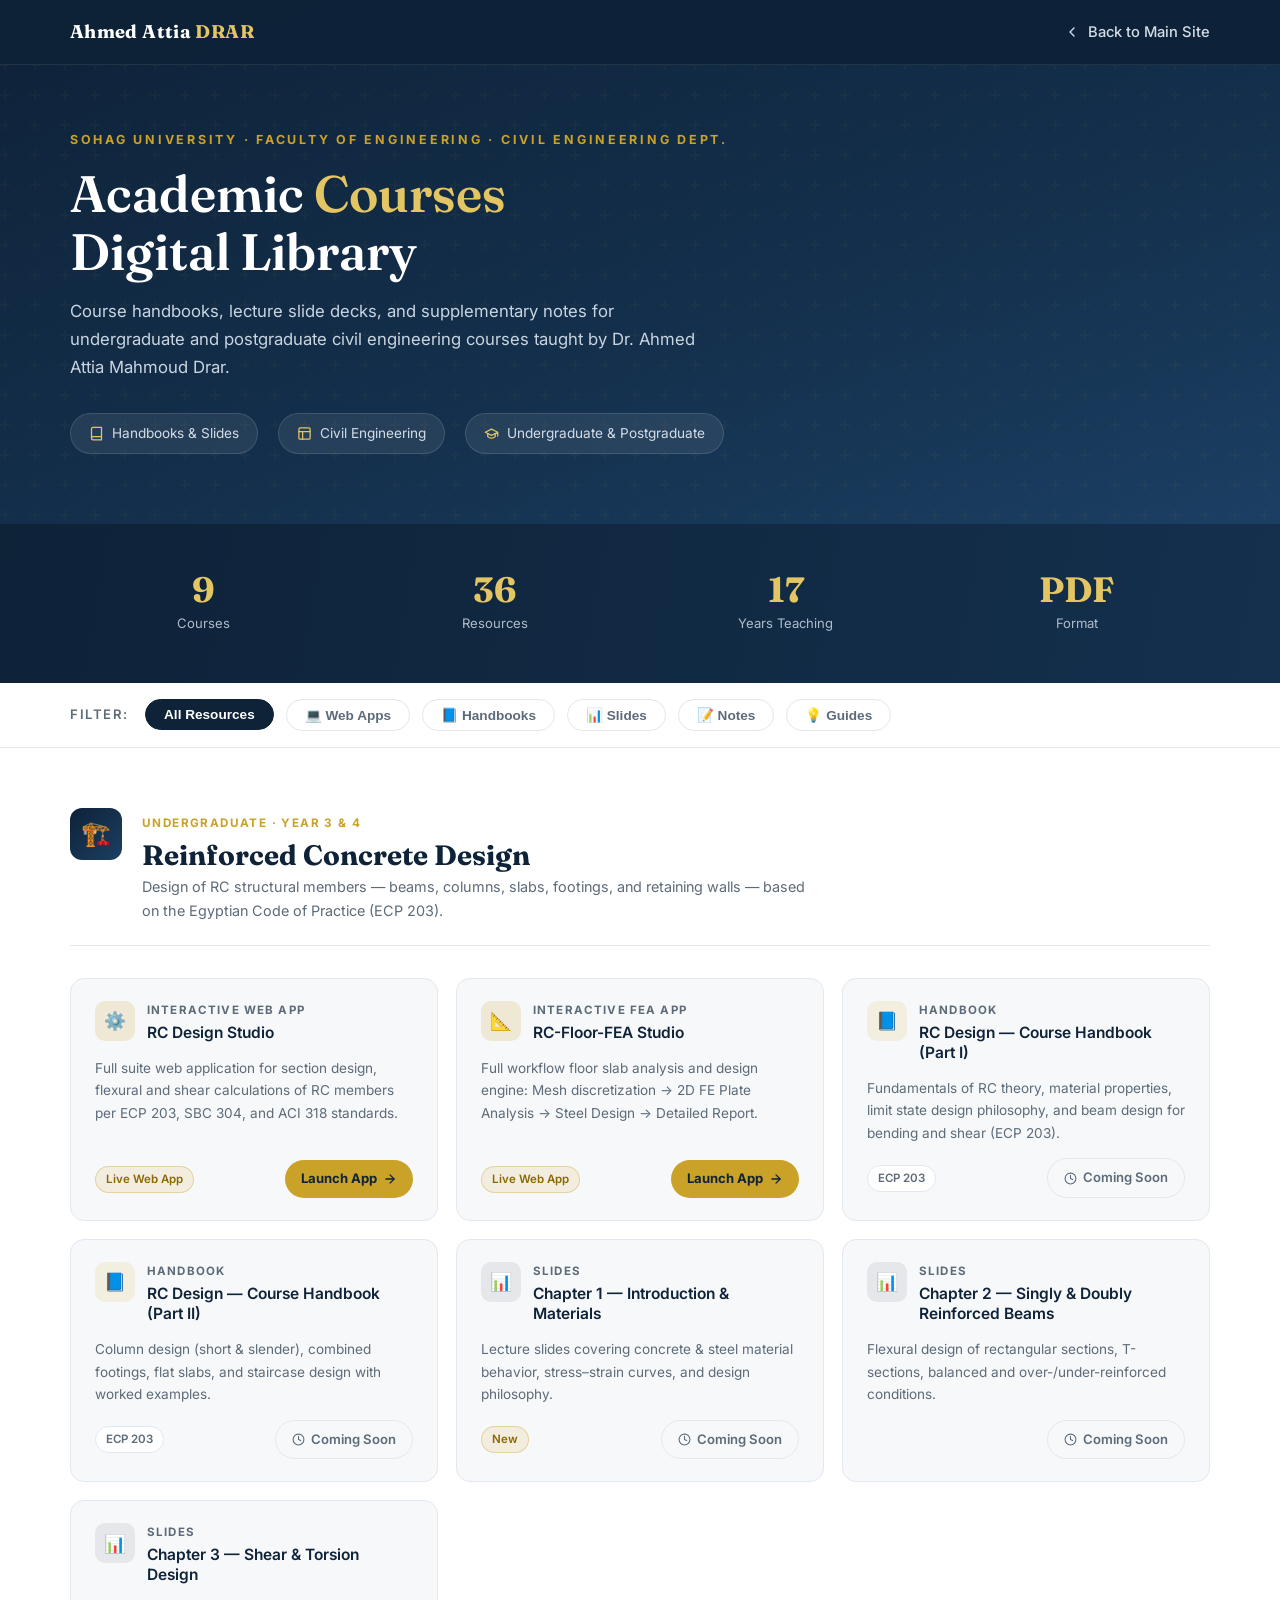
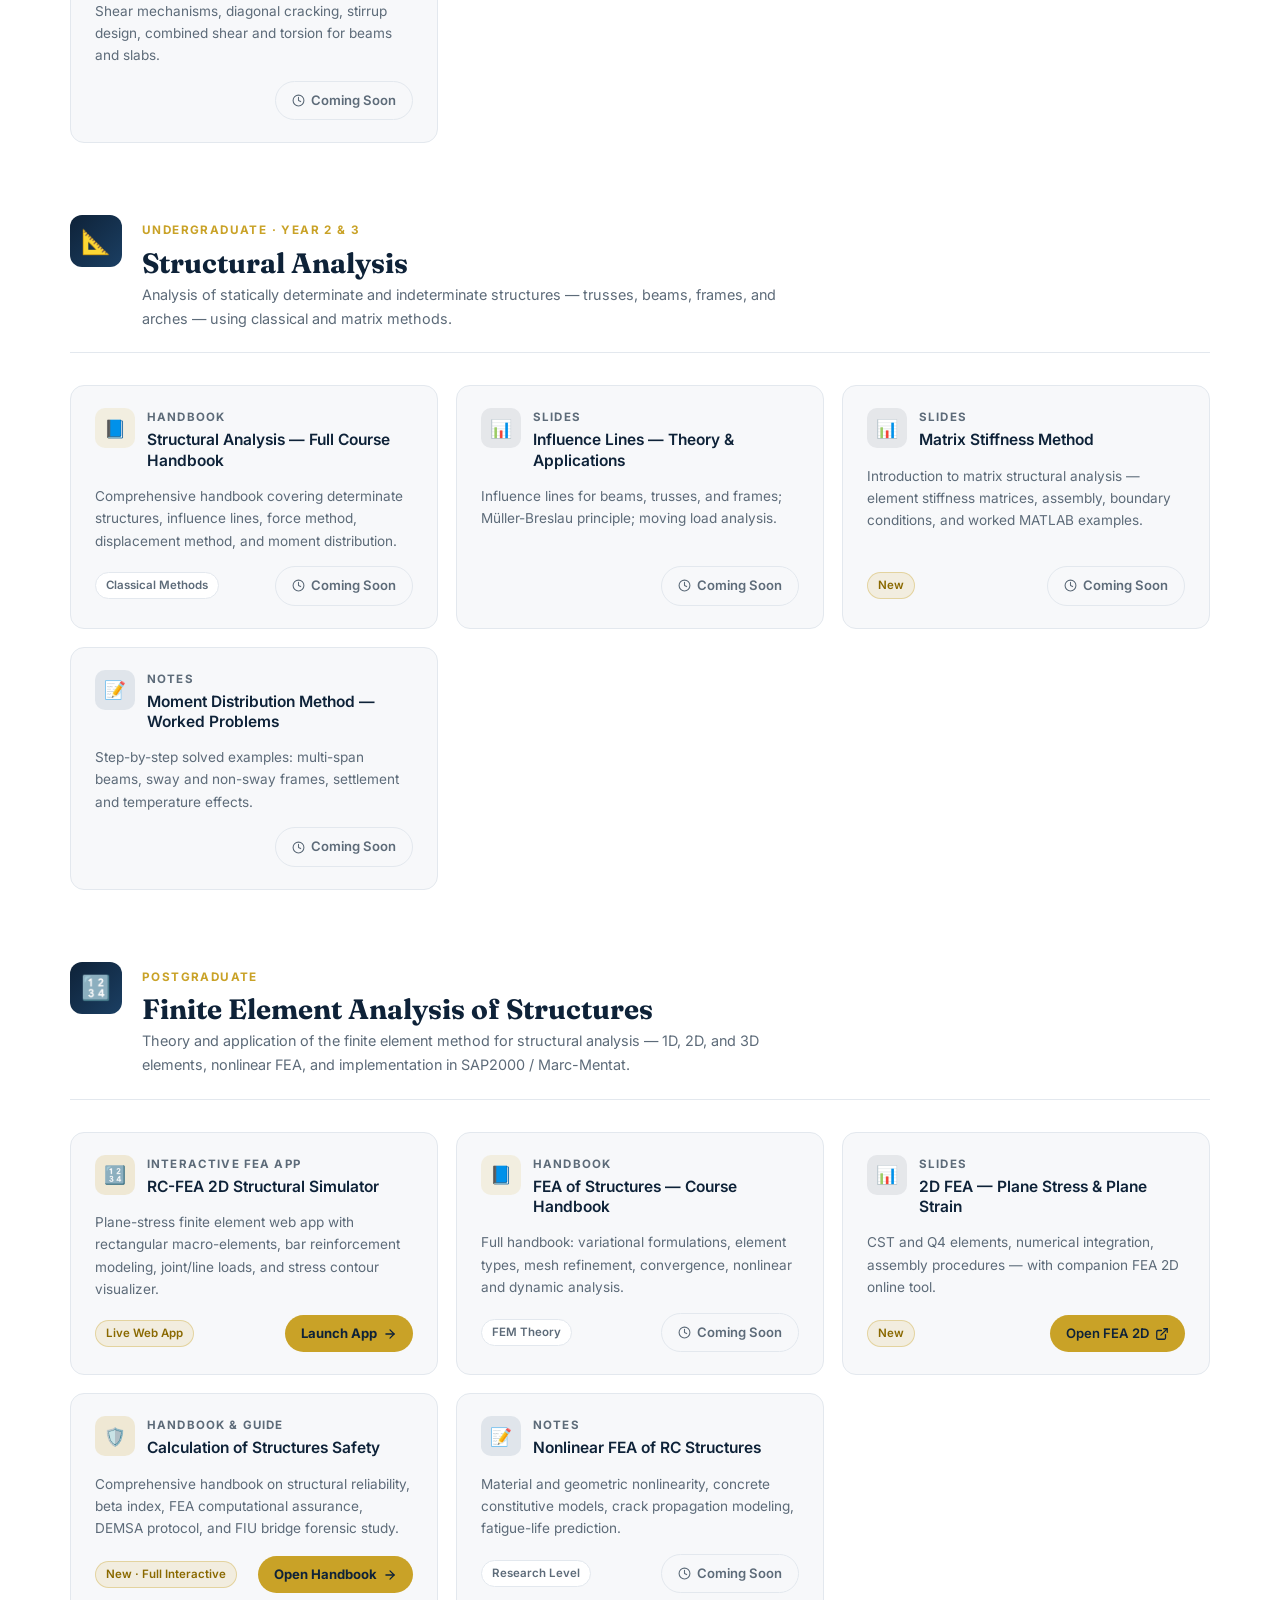
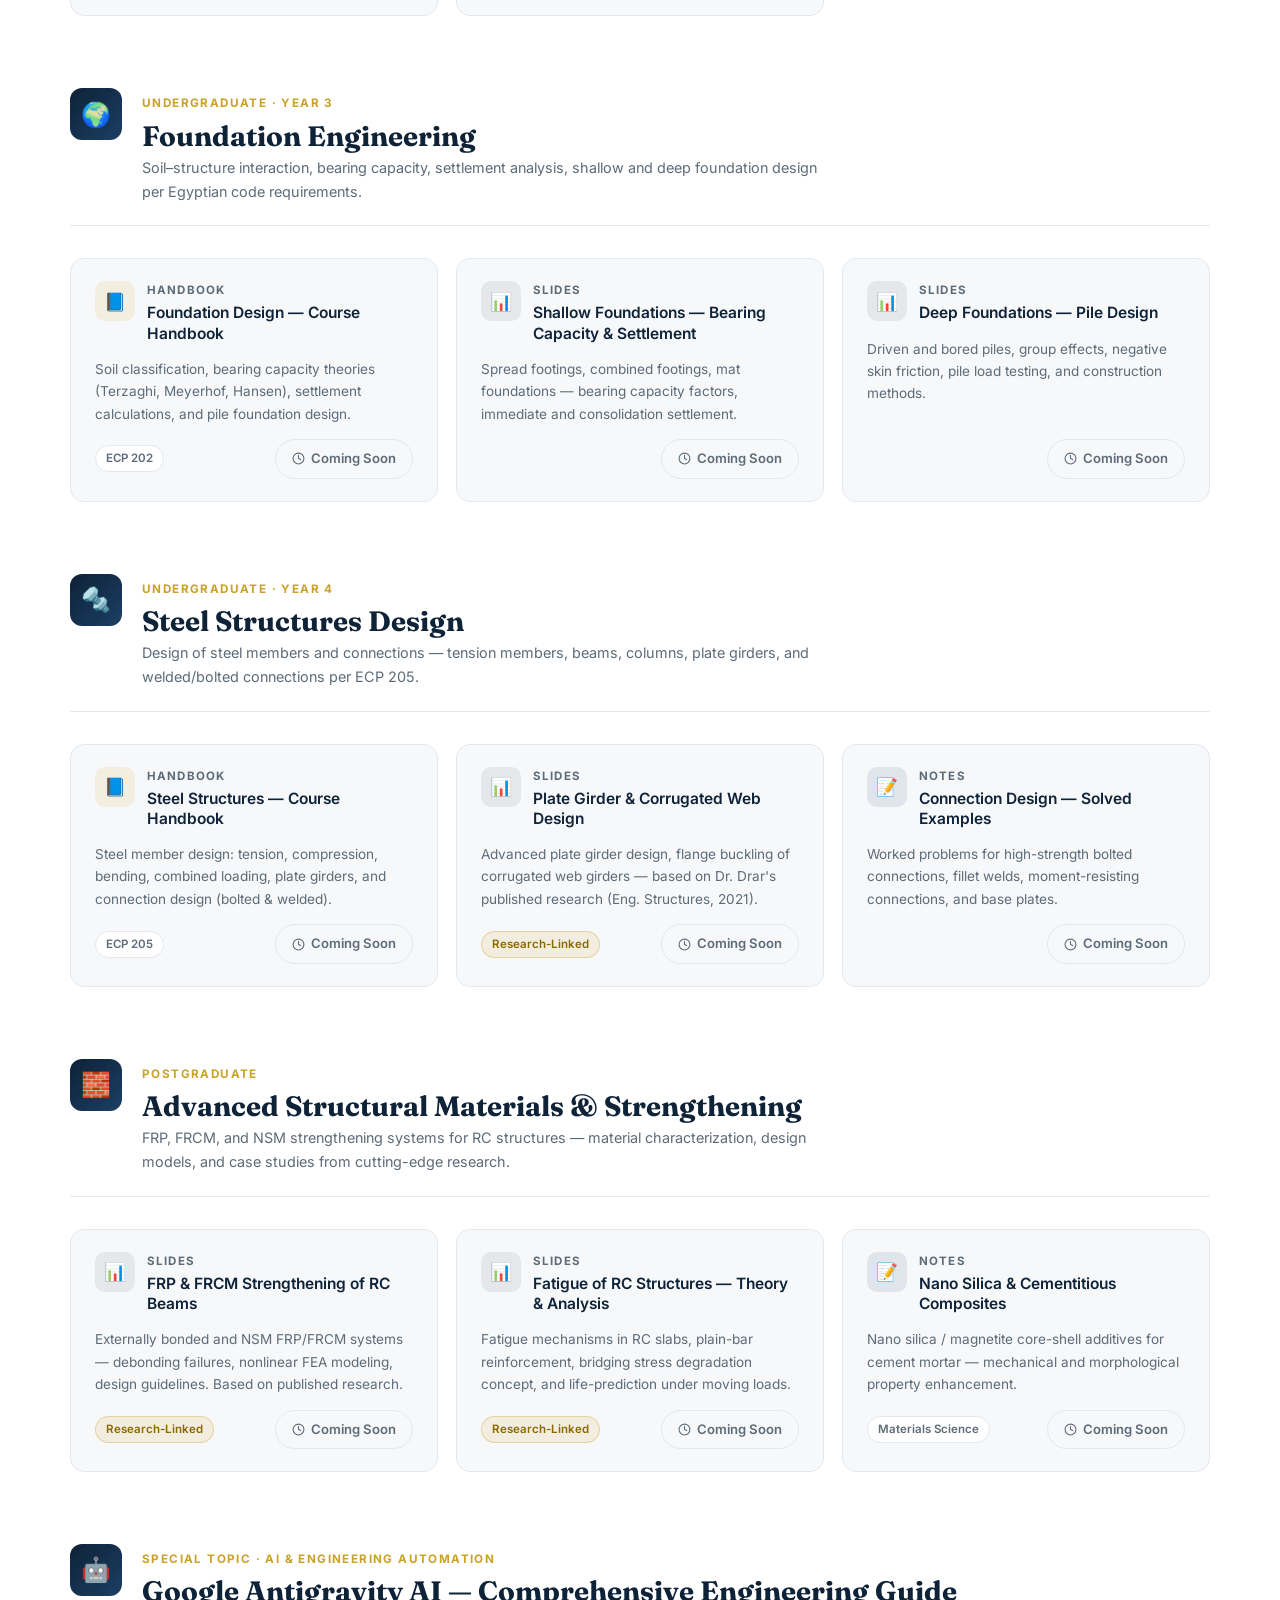
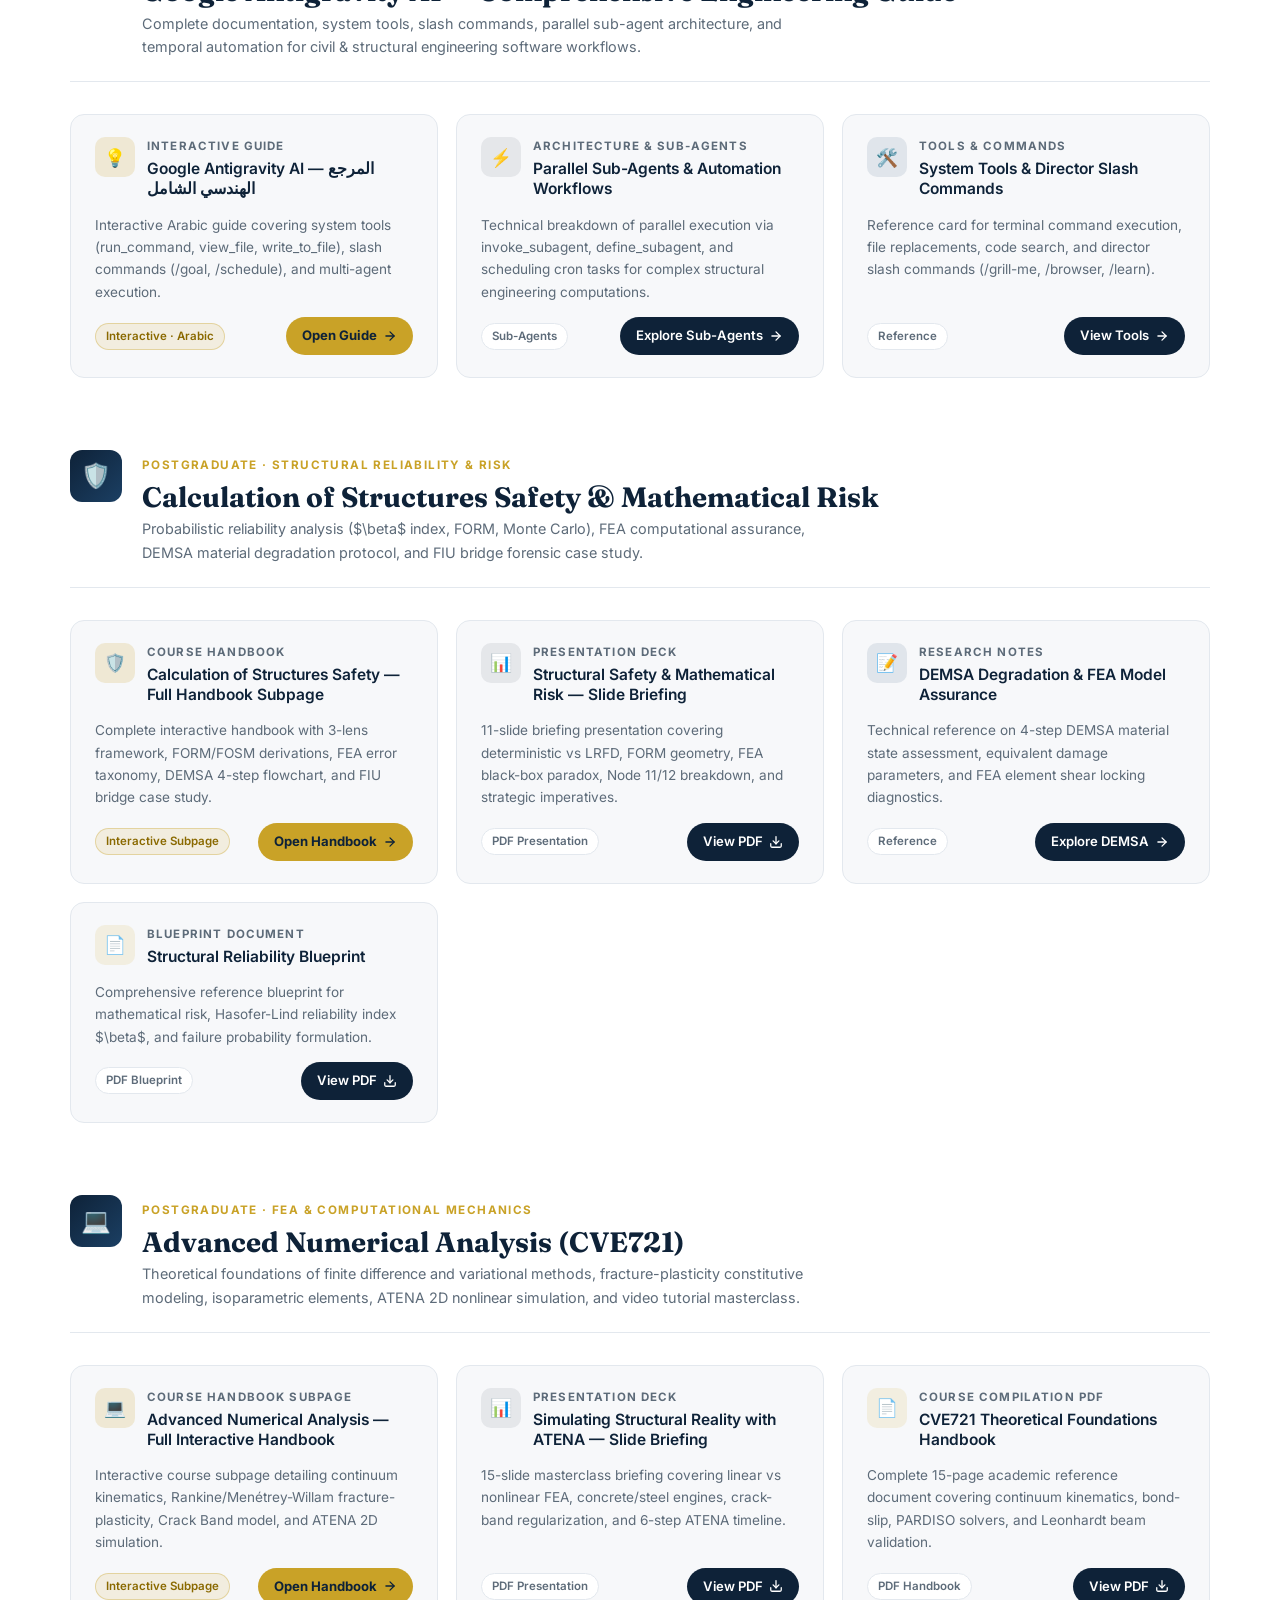
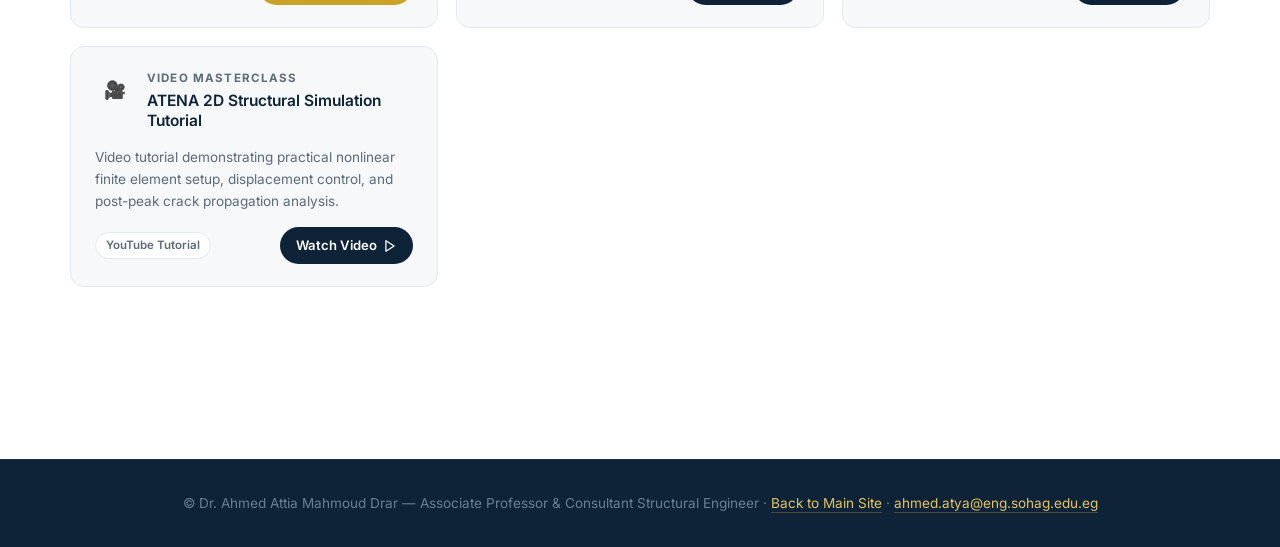
<file: academic-courses.html>
<!DOCTYPE html>
<html lang="en">
<head>
<meta charset="UTF-8">
<meta name="viewport" content="width=device-width, initial-scale=1.0">
<title>Academic Courses — Dr. Ahmed Attia M. Drar</title>
<meta name="description" content="Digital library of course handbooks and lecture slides for civil engineering courses taught by Dr. Ahmed Attia Mahmoud Drar at Sohag University.">
<link rel="preconnect" href="https://fonts.googleapis.com">
<link rel="preconnect" href="https://fonts.gstatic.com" crossorigin>
<link href="https://fonts.googleapis.com/css2?family=Fraunces:opsz,wght@9..144,500;9..144,600;9..144,700&family=Inter:wght@400;500;600;700&display=swap" rel="stylesheet">
<style>
/* ============ Base (matches main site) ============ */
:root {
  --navy:      #0e2238;
  --navy-2:    #14304d;
  --navy-3:    #1b3f63;
  --gold:      #c9a227;
  --gold-light:#e3c563;
  --ink:       #22303e;
  --muted:     #5d6b79;
  --paper:     #f7f8fa;
  --white:     #ffffff;
  --line:      #e3e8ee;
  --radius:    14px;
  --shadow:    0 10px 30px rgba(14,34,56,.10);
  --font-head: "Fraunces", Georgia, serif;
  --font-body: "Inter", -apple-system, "Segoe UI", sans-serif;
}
*{margin:0;padding:0;box-sizing:border-box;}
html{scroll-behavior:smooth;}
body{font-family:var(--font-body);color:var(--ink);background:var(--white);line-height:1.65;}
img{max-width:100%;display:block;}
a{color:inherit;text-decoration:none;}
.container{width:min(1140px,92%);margin:0 auto;}
h1,h2,h3,h4{font-family:var(--font-head);color:var(--navy);line-height:1.15;}

/* ============ Nav ============ */
.nav{
  position:fixed;inset:0 0 auto 0;z-index:100;
  background:rgba(14,34,56,.92);backdrop-filter:blur(10px);
  border-bottom:1px solid rgba(255,255,255,.08);
}
.nav-inner{display:flex;align-items:center;justify-content:space-between;height:64px;}
.brand{font-family:var(--font-head);font-size:1.15rem;font-weight:700;color:var(--white);letter-spacing:.02em;}
.brand span{color:var(--gold-light);}
.nav-back{
  display:flex;align-items:center;gap:8px;
  color:#d4dde6;font-size:.92rem;font-weight:500;
  transition:color .2s;
}
.nav-back:hover{color:var(--gold-light);}
.nav-back svg{width:16px;height:16px;stroke:currentColor;fill:none;stroke-width:2;stroke-linecap:round;stroke-linejoin:round;}

/* ============ Hero / Page Header ============ */
.page-hero{
  padding:130px 0 70px;
  background:linear-gradient(160deg, var(--navy) 0%, var(--navy-2) 60%, var(--navy-3) 100%);
  position:relative;overflow:hidden;
}
.page-hero::before{
  content:"";position:absolute;inset:0;
  background:url("data:image/svg+xml,%3Csvg width='60' height='60' viewBox='0 0 60 60' xmlns='http://www.w3.org/2000/svg'%3E%3Cg fill='none' fill-rule='evenodd'%3E%3Cg fill='%23c9a227' fill-opacity='0.04'%3E%3Cpath d='M36 34v-4h-2v4h-4v2h4v4h2v-4h4v-2h-4zm0-30V0h-2v4h-4v2h4v4h2V6h4V4h-4zM6 34v-4H4v4H0v2h4v4h2v-4h4v-2H6zM6 4V0H4v4H0v2h4v4h2V6h4V4H6z'/%3E%3C/g%3E%3C/g%3E%3C/svg%3E");
}
.page-hero-inner{position:relative;}
.page-kicker{
  text-transform:uppercase;letter-spacing:.22em;font-size:.78rem;
  font-weight:700;color:var(--gold);margin-bottom:14px;
}
.page-hero h1{
  color:var(--white);font-size:clamp(2rem,5vw,3.2rem);font-weight:600;margin-bottom:16px;
}
.page-hero h1 span{color:var(--gold-light);}
.page-hero-sub{max-width:640px;color:#c9d5e0;font-size:1.05rem;margin-bottom:32px;}
.page-hero-meta{
  display:flex;flex-wrap:wrap;gap:20px;
}
.meta-pill{
  display:flex;align-items:center;gap:8px;
  background:rgba(255,255,255,.08);border:1px solid rgba(255,255,255,.12);
  border-radius:999px;padding:8px 18px;font-size:.85rem;color:#d4dde6;
}
.meta-pill svg{width:15px;height:15px;stroke:var(--gold-light);fill:none;stroke-width:2;stroke-linecap:round;stroke-linejoin:round;}

/* ============ Filter Bar ============ */
.filter-bar{
  background:var(--white);border-bottom:1px solid var(--line);
  position:sticky;top:64px;z-index:90;
  padding:16px 0;
}
.filter-inner{display:flex;align-items:center;gap:12px;flex-wrap:wrap;}
.filter-label{font-size:.82rem;font-weight:600;text-transform:uppercase;letter-spacing:.12em;color:var(--muted);margin-right:4px;}
.filter-btn{
  padding:7px 18px;border-radius:999px;font-size:.85rem;font-weight:600;
  border:1.5px solid var(--line);background:transparent;color:var(--muted);
  cursor:pointer;transition:all .2s;
}
.filter-btn:hover{border-color:var(--navy-3);color:var(--navy-3);}
.filter-btn.active{background:var(--navy);border-color:var(--navy);color:var(--white);}

/* ============ Library Body ============ */
.library{padding:60px 0 100px;}

/* ============ Course Section ============ */
.course-section{margin-bottom:72px;}
.course-header{
  display:flex;align-items:flex-start;gap:20px;
  padding-bottom:22px;margin-bottom:32px;
  border-bottom:1px solid var(--line);
}
.course-icon{
  width:52px;height:52px;border-radius:12px;flex-shrink:0;
  display:flex;align-items:center;justify-content:center;
  background:linear-gradient(135deg,var(--navy) 0%,var(--navy-3) 100%);
  font-size:1.5rem;
}
.course-title-block{}
.course-tag{
  display:inline-block;font-size:.73rem;font-weight:700;letter-spacing:.12em;
  text-transform:uppercase;color:var(--gold);margin-bottom:6px;
}
.course-header h2{
  font-size:clamp(1.3rem,2.5vw,1.75rem);color:var(--navy);margin-bottom:4px;
}
.course-header p{font-size:.9rem;color:var(--muted);max-width:680px;}

/* ============ Resource Grid ============ */
.resource-grid{
  display:grid;
  grid-template-columns:repeat(auto-fill,minmax(280px,1fr));
  gap:18px;
}
.resource-card{
  background:var(--paper);border:1px solid var(--line);border-radius:var(--radius);
  padding:22px 24px;display:flex;flex-direction:column;gap:14px;
  transition:transform .25s,box-shadow .25s,border-color .25s;
  position:relative;overflow:hidden;
}
.resource-card:hover{transform:translateY(-4px);box-shadow:var(--shadow);border-color:rgba(201,162,39,.4);}
.resource-card::before{
  content:"";position:absolute;left:0;top:0;bottom:0;width:3px;
  background:var(--gold);border-radius:2px 0 0 2px;opacity:0;transition:opacity .25s;
}
.resource-card:hover::before{opacity:1;}

.rc-top{display:flex;align-items:flex-start;gap:12px;}
.rc-type-icon{
  width:40px;height:40px;border-radius:10px;flex-shrink:0;
  display:flex;align-items:center;justify-content:center;
  font-size:1.1rem;
}
.rc-type-icon.handbook{background:rgba(201,162,39,.12);}
.rc-type-icon.slides  {background:rgba(14,34,56,.08);}
.rc-type-icon.notes   {background:rgba(27,63,99,.10);}

.rc-meta{}
.rc-type-label{
  font-size:.72rem;font-weight:700;text-transform:uppercase;letter-spacing:.1em;
  color:var(--muted);margin-bottom:3px;
}
.rc-title{font-size:.97rem;font-weight:600;color:var(--navy);line-height:1.3;}

.rc-desc{font-size:.85rem;color:var(--muted);flex:1;}

.rc-footer{display:flex;align-items:center;justify-content:space-between;gap:10px;margin-top:auto;}
.rc-info{display:flex;align-items:center;gap:10px;}
.rc-badge{
  font-size:.72rem;font-weight:600;padding:3px 10px;border-radius:999px;
  background:var(--white);border:1px solid var(--line);color:var(--muted);
}
.rc-badge.new{background:rgba(201,162,39,.12);border-color:rgba(201,162,39,.35);color:#8a6900;}

.btn-download{
  display:inline-flex;align-items:center;gap:6px;
  padding:8px 16px;border-radius:999px;font-size:.82rem;font-weight:600;
  background:var(--navy);color:var(--white);
  transition:background .2s,transform .2s;white-space:nowrap;
}
.btn-download:hover{background:var(--navy-3);transform:translateY(-1px);}
.btn-download svg{width:14px;height:14px;stroke:currentColor;fill:none;stroke-width:2.2;stroke-linecap:round;stroke-linejoin:round;}

.btn-soon{
  display:inline-flex;align-items:center;gap:6px;
  padding:8px 16px;border-radius:999px;font-size:.82rem;font-weight:600;
  border:1.5px solid var(--line);color:var(--muted);cursor:default;white-space:nowrap;
}

/* ============ Coming Soon Card ============ */
.resource-card.coming-soon{opacity:.6;pointer-events:none;}
.resource-card.coming-soon::before{display:none;}

/* ============ Empty State ============ */
.empty-state{
  text-align:center;padding:80px 20px;
  color:var(--muted);font-size:.95rem;display:none;
}
.empty-state svg{
  width:48px;height:48px;stroke:var(--line);fill:none;
  stroke-width:1.5;margin:0 auto 16px;
  stroke-linecap:round;stroke-linejoin:round;
}

/* ============ Stats Banner ============ */
.stats-banner{
  background:linear-gradient(100deg,var(--navy) 0%,var(--navy-2) 100%);
  padding:48px 0;margin-bottom:0;
}
.stats-row{display:grid;grid-template-columns:repeat(4,1fr);gap:24px;text-align:center;}
.sb-num{font-family:var(--font-head);font-size:2.2rem;font-weight:700;color:var(--gold-light);line-height:1;}
.sb-label{font-size:.82rem;color:#aebccb;margin-top:6px;}

/* ============ Footer ============ */
.page-footer{
  background:var(--navy);border-top:1px solid rgba(255,255,255,.07);
  padding:32px 0;text-align:center;
  font-size:.85rem;color:#6a7f92;
}
.page-footer a{color:var(--gold-light);border-bottom:1px solid rgba(201,162,39,.3);padding-bottom:1px;}
.page-footer a:hover{color:var(--white);}

/* ============ Responsive ============ */
@media(max-width:768px){
  .resource-grid{grid-template-columns:1fr;}
  .stats-row{grid-template-columns:repeat(2,1fr);gap:28px;}
  .filter-inner{gap:8px;}
  .filter-btn{padding:6px 14px;font-size:.8rem;}
  .course-header{flex-direction:column;gap:12px;}
}
@media(max-width:480px){
  .page-hero{padding:110px 0 50px;}
  .page-hero-meta{gap:10px;}
}
</style>
</head>
<body>

<!-- ============ NAV ============ -->
<header class="nav">
  <div class="container nav-inner">
    <a href="index.html" class="brand">Ahmed&nbsp;Attia&nbsp;<span>DRAR</span></a>
    <a href="index.html" class="nav-back">
      <svg viewBox="0 0 24 24"><polyline points="15 18 9 12 15 6"/></svg>
      Back to Main Site
    </a>
  </div>
</header>

<!-- ============ PAGE HERO ============ -->
<section class="page-hero">
  <div class="container page-hero-inner">
    <p class="page-kicker">Sohag University · Faculty of Engineering · Civil Engineering Dept.</p>
    <h1>Academic <span>Courses</span><br>Digital Library</h1>
    <p class="page-hero-sub">Course handbooks, lecture slide decks, and supplementary notes for undergraduate and postgraduate civil engineering courses taught by Dr. Ahmed Attia Mahmoud Drar.</p>
    <div class="page-hero-meta">
      <span class="meta-pill">
        <svg viewBox="0 0 24 24"><path d="M4 19.5A2.5 2.5 0 0 1 6.5 17H20"/><path d="M6.5 2H20v20H6.5A2.5 2.5 0 0 1 4 19.5v-15A2.5 2.5 0 0 1 6.5 2z"/></svg>
        Handbooks &amp; Slides
      </span>
      <span class="meta-pill">
        <svg viewBox="0 0 24 24"><rect x="3" y="3" width="18" height="18" rx="2"/><path d="M3 9h18M9 21V9"/></svg>
        Civil Engineering
      </span>
      <span class="meta-pill">
        <svg viewBox="0 0 24 24"><path d="M22 10v6M2 10l10-5 10 5-10 5z"/><path d="M6 12v5c3 3 9 3 12 0v-5"/></svg>
        Undergraduate &amp; Postgraduate
      </span>
    </div>
  </div>
</section>

<!-- ============ STATS BANNER ============ -->
<div class="stats-banner">
  <div class="container">
    <div class="stats-row">
      <div>
        <div class="sb-num" id="sb-courses">0</div>
        <div class="sb-label">Courses</div>
      </div>
      <div>
        <div class="sb-num" id="sb-resources">0</div>
        <div class="sb-label">Resources</div>
      </div>
      <div>
        <div class="sb-num" id="sb-years">17</div>
        <div class="sb-label">Years Teaching</div>
      </div>
      <div>
        <div class="sb-num">PDF</div>
        <div class="sb-label">Format</div>
      </div>
    </div>
  </div>
</div>

<!-- ============ FILTER BAR ============ -->
<div class="filter-bar">
  <div class="container filter-inner">
    <span class="filter-label">Filter:</span>
    <button class="filter-btn active" data-filter="all">All Resources</button>
    <button class="filter-btn" data-filter="app">💻 Web Apps</button>
    <button class="filter-btn" data-filter="handbook">📘 Handbooks</button>
    <button class="filter-btn" data-filter="slides">📊 Slides</button>
    <button class="filter-btn" data-filter="notes">📝 Notes</button>
    <button class="filter-btn" data-filter="guide">💡 Guides</button>
  </div>
</div>

<!-- ============ LIBRARY BODY ============ -->
<main class="library">
  <div class="container">

    <!-- EMPTY STATE -->
    <div class="empty-state" id="emptyState">
      <svg viewBox="0 0 24 24"><circle cx="11" cy="11" r="8"/><line x1="21" y1="21" x2="16.65" y2="16.65"/></svg>
      No resources match the selected filter.
    </div>

    <!-- ===== COURSE 1: Reinforced Concrete Design ===== -->
    <div class="course-section" data-course="rc">
      <div class="course-header">
        <div class="course-icon">🏗️</div>
        <div class="course-title-block">
          <span class="course-tag">Undergraduate · Year 3 &amp; 4</span>
          <h2>Reinforced Concrete Design</h2>
          <p>Design of RC structural members — beams, columns, slabs, footings, and retaining walls — based on the Egyptian Code of Practice (ECP 203).</p>
        </div>
      </div>
      <div class="resource-grid">

        <div class="resource-card" data-type="app">
          <div class="rc-top">
            <div class="rc-type-icon handbook" style="background:rgba(201,162,39,.18);">⚙️</div>
            <div class="rc-meta">
              <div class="rc-type-label">Interactive Web App</div>
              <div class="rc-title">RC Design Studio</div>
            </div>
          </div>
          <p class="rc-desc">Full suite web application for section design, flexural and shear calculations of RC members per ECP 203, SBC 304, and ACI 318 standards.</p>
          <div class="rc-footer">
            <div class="rc-info">
              <span class="rc-badge new">Live Web App</span>
            </div>
            <a href="rc-design-studio/index.html" class="btn-download" style="background:var(--gold);color:var(--navy);font-weight:700;">
              Launch App
              <svg viewBox="0 0 24 24"><line x1="5" y1="12" x2="19" y2="12"/><polyline points="12 5 19 12 12 19"/></svg>
            </a>
          </div>
        </div>

        <div class="resource-card" data-type="app">
          <div class="rc-top">
            <div class="rc-type-icon handbook" style="background:rgba(201,162,39,.18);">📐</div>
            <div class="rc-meta">
              <div class="rc-type-label">Interactive FEA App</div>
              <div class="rc-title">RC-Floor-FEA Studio</div>
            </div>
          </div>
          <p class="rc-desc">Full workflow floor slab analysis and design engine: Mesh discretization → 2D FE Plate Analysis → Steel Design → Detailed Report.</p>
          <div class="rc-footer">
            <div class="rc-info">
              <span class="rc-badge new">Live Web App</span>
            </div>
            <a href="rc-floor/index.html" class="btn-download" style="background:var(--gold);color:var(--navy);font-weight:700;">
              Launch App
              <svg viewBox="0 0 24 24"><line x1="5" y1="12" x2="19" y2="12"/><polyline points="12 5 19 12 12 19"/></svg>
            </a>
          </div>
        </div>

        <div class="resource-card" data-type="handbook">
          <div class="rc-top">
            <div class="rc-type-icon handbook">📘</div>
            <div class="rc-meta">
              <div class="rc-type-label">Handbook</div>
              <div class="rc-title">RC Design — Course Handbook (Part I)</div>
            </div>
          </div>
          <p class="rc-desc">Fundamentals of RC theory, material properties, limit state design philosophy, and beam design for bending and shear (ECP 203).</p>
          <div class="rc-footer">
            <div class="rc-info">
              <span class="rc-badge">ECP 203</span>
            </div>
            <span class="btn-soon">
              <svg viewBox="0 0 24 24" width="13" height="13" stroke="currentColor" fill="none" stroke-width="2" stroke-linecap="round" stroke-linejoin="round"><circle cx="12" cy="12" r="10"/><polyline points="12 6 12 12 16 14"/></svg>
              Coming Soon
            </span>
          </div>
        </div>

        <div class="resource-card" data-type="handbook">
          <div class="rc-top">
            <div class="rc-type-icon handbook">📘</div>
            <div class="rc-meta">
              <div class="rc-type-label">Handbook</div>
              <div class="rc-title">RC Design — Course Handbook (Part II)</div>
            </div>
          </div>
          <p class="rc-desc">Column design (short &amp; slender), combined footings, flat slabs, and staircase design with worked examples.</p>
          <div class="rc-footer">
            <div class="rc-info">
              <span class="rc-badge">ECP 203</span>
            </div>
            <span class="btn-soon">
              <svg viewBox="0 0 24 24" width="13" height="13" stroke="currentColor" fill="none" stroke-width="2" stroke-linecap="round" stroke-linejoin="round"><circle cx="12" cy="12" r="10"/><polyline points="12 6 12 12 16 14"/></svg>
              Coming Soon
            </span>
          </div>
        </div>

        <div class="resource-card" data-type="slides">
          <div class="rc-top">
            <div class="rc-type-icon slides">📊</div>
            <div class="rc-meta">
              <div class="rc-type-label">Slides</div>
              <div class="rc-title">Chapter 1 — Introduction &amp; Materials</div>
            </div>
          </div>
          <p class="rc-desc">Lecture slides covering concrete &amp; steel material behavior, stress–strain curves, and design philosophy.</p>
          <div class="rc-footer">
            <div class="rc-info">
              <span class="rc-badge new">New</span>
            </div>
            <span class="btn-soon">
              <svg viewBox="0 0 24 24" width="13" height="13" stroke="currentColor" fill="none" stroke-width="2" stroke-linecap="round" stroke-linejoin="round"><circle cx="12" cy="12" r="10"/><polyline points="12 6 12 12 16 14"/></svg>
              Coming Soon
            </span>
          </div>
        </div>

        <div class="resource-card" data-type="slides">
          <div class="rc-top">
            <div class="rc-type-icon slides">📊</div>
            <div class="rc-meta">
              <div class="rc-type-label">Slides</div>
              <div class="rc-title">Chapter 2 — Singly &amp; Doubly Reinforced Beams</div>
            </div>
          </div>
          <p class="rc-desc">Flexural design of rectangular sections, T-sections, balanced and over-/under-reinforced conditions.</p>
          <div class="rc-footer">
            <div class="rc-info"></div>
            <span class="btn-soon">
              <svg viewBox="0 0 24 24" width="13" height="13" stroke="currentColor" fill="none" stroke-width="2" stroke-linecap="round" stroke-linejoin="round"><circle cx="12" cy="12" r="10"/><polyline points="12 6 12 12 16 14"/></svg>
              Coming Soon
            </span>
          </div>
        </div>

        <div class="resource-card" data-type="slides">
          <div class="rc-top">
            <div class="rc-type-icon slides">📊</div>
            <div class="rc-meta">
              <div class="rc-type-label">Slides</div>
              <div class="rc-title">Chapter 3 — Shear &amp; Torsion Design</div>
            </div>
          </div>
          <p class="rc-desc">Shear mechanisms, diagonal cracking, stirrup design, combined shear and torsion for beams and slabs.</p>
          <div class="rc-footer">
            <div class="rc-info"></div>
            <span class="btn-soon">
              <svg viewBox="0 0 24 24" width="13" height="13" stroke="currentColor" fill="none" stroke-width="2" stroke-linecap="round" stroke-linejoin="round"><circle cx="12" cy="12" r="10"/><polyline points="12 6 12 12 16 14"/></svg>
              Coming Soon
            </span>
          </div>
        </div>

      </div>
    </div>

    <!-- ===== COURSE 2: Structural Analysis ===== -->
    <div class="course-section" data-course="sa">
      <div class="course-header">
        <div class="course-icon">📐</div>
        <div class="course-title-block">
          <span class="course-tag">Undergraduate · Year 2 &amp; 3</span>
          <h2>Structural Analysis</h2>
          <p>Analysis of statically determinate and indeterminate structures — trusses, beams, frames, and arches — using classical and matrix methods.</p>
        </div>
      </div>
      <div class="resource-grid">

        <div class="resource-card" data-type="handbook">
          <div class="rc-top">
            <div class="rc-type-icon handbook">📘</div>
            <div class="rc-meta">
              <div class="rc-type-label">Handbook</div>
              <div class="rc-title">Structural Analysis — Full Course Handbook</div>
            </div>
          </div>
          <p class="rc-desc">Comprehensive handbook covering determinate structures, influence lines, force method, displacement method, and moment distribution.</p>
          <div class="rc-footer">
            <div class="rc-info">
              <span class="rc-badge">Classical Methods</span>
            </div>
            <span class="btn-soon">
              <svg viewBox="0 0 24 24" width="13" height="13" stroke="currentColor" fill="none" stroke-width="2" stroke-linecap="round" stroke-linejoin="round"><circle cx="12" cy="12" r="10"/><polyline points="12 6 12 12 16 14"/></svg>
              Coming Soon
            </span>
          </div>
        </div>

        <div class="resource-card" data-type="slides">
          <div class="rc-top">
            <div class="rc-type-icon slides">📊</div>
            <div class="rc-meta">
              <div class="rc-type-label">Slides</div>
              <div class="rc-title">Influence Lines — Theory &amp; Applications</div>
            </div>
          </div>
          <p class="rc-desc">Influence lines for beams, trusses, and frames; Müller-Breslau principle; moving load analysis.</p>
          <div class="rc-footer">
            <div class="rc-info"></div>
            <span class="btn-soon">
              <svg viewBox="0 0 24 24" width="13" height="13" stroke="currentColor" fill="none" stroke-width="2" stroke-linecap="round" stroke-linejoin="round"><circle cx="12" cy="12" r="10"/><polyline points="12 6 12 12 16 14"/></svg>
              Coming Soon
            </span>
          </div>
        </div>

        <div class="resource-card" data-type="slides">
          <div class="rc-top">
            <div class="rc-type-icon slides">📊</div>
            <div class="rc-meta">
              <div class="rc-type-label">Slides</div>
              <div class="rc-title">Matrix Stiffness Method</div>
            </div>
          </div>
          <p class="rc-desc">Introduction to matrix structural analysis — element stiffness matrices, assembly, boundary conditions, and worked MATLAB examples.</p>
          <div class="rc-footer">
            <div class="rc-info">
              <span class="rc-badge new">New</span>
            </div>
            <span class="btn-soon">
              <svg viewBox="0 0 24 24" width="13" height="13" stroke="currentColor" fill="none" stroke-width="2" stroke-linecap="round" stroke-linejoin="round"><circle cx="12" cy="12" r="10"/><polyline points="12 6 12 12 16 14"/></svg>
              Coming Soon
            </span>
          </div>
        </div>

        <div class="resource-card" data-type="notes">
          <div class="rc-top">
            <div class="rc-type-icon notes">📝</div>
            <div class="rc-meta">
              <div class="rc-type-label">Notes</div>
              <div class="rc-title">Moment Distribution Method — Worked Problems</div>
            </div>
          </div>
          <p class="rc-desc">Step-by-step solved examples: multi-span beams, sway and non-sway frames, settlement and temperature effects.</p>
          <div class="rc-footer">
            <div class="rc-info"></div>
            <span class="btn-soon">
              <svg viewBox="0 0 24 24" width="13" height="13" stroke="currentColor" fill="none" stroke-width="2" stroke-linecap="round" stroke-linejoin="round"><circle cx="12" cy="12" r="10"/><polyline points="12 6 12 12 16 14"/></svg>
              Coming Soon
            </span>
          </div>
        </div>

      </div>
    </div>

    <!-- ===== COURSE 3: Finite Element Analysis ===== -->
    <div class="course-section" data-course="fea">
      <div class="course-header">
        <div class="course-icon">🔢</div>
        <div class="course-title-block">
          <span class="course-tag">Postgraduate</span>
          <h2>Finite Element Analysis of Structures</h2>
          <p>Theory and application of the finite element method for structural analysis — 1D, 2D, and 3D elements, nonlinear FEA, and implementation in SAP2000 / Marc-Mentat.</p>
        </div>
      </div>
      <div class="resource-grid">

        <div class="resource-card" data-type="app">
          <div class="rc-top">
            <div class="rc-type-icon handbook" style="background:rgba(201,162,39,.18);">🔢</div>
            <div class="rc-meta">
              <div class="rc-type-label">Interactive FEA App</div>
              <div class="rc-title">RC-FEA 2D Structural Simulator</div>
            </div>
          </div>
          <p class="rc-desc">Plane-stress finite element web app with rectangular macro-elements, bar reinforcement modeling, joint/line loads, and stress contour visualizer.</p>
          <div class="rc-footer">
            <div class="rc-info">
              <span class="rc-badge new">Live Web App</span>
            </div>
            <a href="rc-fea/index.html" class="btn-download" style="background:var(--gold);color:var(--navy);font-weight:700;">
              Launch App
              <svg viewBox="0 0 24 24"><line x1="5" y1="12" x2="19" y2="12"/><polyline points="12 5 19 12 12 19"/></svg>
            </a>
          </div>
        </div>

        <div class="resource-card" data-type="handbook">
          <div class="rc-top">
            <div class="rc-type-icon handbook">📘</div>
            <div class="rc-meta">
              <div class="rc-type-label">Handbook</div>
              <div class="rc-title">FEA of Structures — Course Handbook</div>
            </div>
          </div>
          <p class="rc-desc">Full handbook: variational formulations, element types, mesh refinement, convergence, nonlinear and dynamic analysis.</p>
          <div class="rc-footer">
            <div class="rc-info">
              <span class="rc-badge">FEM Theory</span>
            </div>
            <span class="btn-soon">
              <svg viewBox="0 0 24 24" width="13" height="13" stroke="currentColor" fill="none" stroke-width="2" stroke-linecap="round" stroke-linejoin="round"><circle cx="12" cy="12" r="10"/><polyline points="12 6 12 12 16 14"/></svg>
              Coming Soon
            </span>
          </div>
        </div>

        <div class="resource-card" data-type="slides">
          <div class="rc-top">
            <div class="rc-type-icon slides">📊</div>
            <div class="rc-meta">
              <div class="rc-type-label">Slides</div>
              <div class="rc-title">2D FEA — Plane Stress &amp; Plane Strain</div>
            </div>
          </div>
          <p class="rc-desc">CST and Q4 elements, numerical integration, assembly procedures — with companion FEA 2D online tool.</p>
          <div class="rc-footer">
            <div class="rc-info">
              <span class="rc-badge new">New</span>
            </div>
            <a href="fea.html" class="btn-download" style="background:var(--gold);color:var(--navy);">
              Open FEA 2D
              <svg viewBox="0 0 24 24"><path d="M18 13v6a2 2 0 0 1-2 2H5a2 2 0 0 1-2-2V8a2 2 0 0 1 2-2h6"/><polyline points="15 3 21 3 21 9"/><line x1="10" y1="14" x2="21" y2="3"/></svg>
            </a>
          </div>
        </div>

        <div class="resource-card" data-type="handbook">
          <div class="rc-top">
            <div class="rc-type-icon handbook" style="background:rgba(201,162,39,.18);">🛡️</div>
            <div class="rc-meta">
              <div class="rc-type-label">Handbook &amp; Guide</div>
              <div class="rc-title">Calculation of Structures Safety</div>
            </div>
          </div>
          <p class="rc-desc">Comprehensive handbook on structural reliability, beta index, FEA computational assurance, DEMSA protocol, and FIU bridge forensic study.</p>
          <div class="rc-footer">
            <div class="rc-info">
              <span class="rc-badge new">New · Full Interactive</span>
            </div>
            <a href="structural-safety.html" class="btn-download" style="background:var(--gold);color:var(--navy);font-weight:700;">
              Open Handbook
              <svg viewBox="0 0 24 24"><line x1="5" y1="12" x2="19" y2="12"/><polyline points="12 5 19 12 12 19"/></svg>
            </a>
          </div>
        </div>

        <div class="resource-card" data-type="notes">
          <div class="rc-top">
            <div class="rc-type-icon notes">📝</div>
            <div class="rc-meta">
              <div class="rc-type-label">Notes</div>
              <div class="rc-title">Nonlinear FEA of RC Structures</div>
            </div>
          </div>
          <p class="rc-desc">Material and geometric nonlinearity, concrete constitutive models, crack propagation modeling, fatigue-life prediction.</p>
          <div class="rc-footer">
            <div class="rc-info">
              <span class="rc-badge">Research Level</span>
            </div>
            <span class="btn-soon">
              <svg viewBox="0 0 24 24" width="13" height="13" stroke="currentColor" fill="none" stroke-width="2" stroke-linecap="round" stroke-linejoin="round"><circle cx="12" cy="12" r="10"/><polyline points="12 6 12 12 16 14"/></svg>
              Coming Soon
            </span>
          </div>
        </div>

      </div>
    </div>

    <!-- ===== COURSE 4: Foundation Engineering ===== -->
    <div class="course-section" data-course="geo">
      <div class="course-header">
        <div class="course-icon">🌍</div>
        <div class="course-title-block">
          <span class="course-tag">Undergraduate · Year 3</span>
          <h2>Foundation Engineering</h2>
          <p>Soil–structure interaction, bearing capacity, settlement analysis, shallow and deep foundation design per Egyptian code requirements.</p>
        </div>
      </div>
      <div class="resource-grid">

        <div class="resource-card" data-type="handbook">
          <div class="rc-top">
            <div class="rc-type-icon handbook">📘</div>
            <div class="rc-meta">
              <div class="rc-type-label">Handbook</div>
              <div class="rc-title">Foundation Design — Course Handbook</div>
            </div>
          </div>
          <p class="rc-desc">Soil classification, bearing capacity theories (Terzaghi, Meyerhof, Hansen), settlement calculations, and pile foundation design.</p>
          <div class="rc-footer">
            <div class="rc-info">
              <span class="rc-badge">ECP 202</span>
            </div>
            <span class="btn-soon">
              <svg viewBox="0 0 24 24" width="13" height="13" stroke="currentColor" fill="none" stroke-width="2" stroke-linecap="round" stroke-linejoin="round"><circle cx="12" cy="12" r="10"/><polyline points="12 6 12 12 16 14"/></svg>
              Coming Soon
            </span>
          </div>
        </div>

        <div class="resource-card" data-type="slides">
          <div class="rc-top">
            <div class="rc-type-icon slides">📊</div>
            <div class="rc-meta">
              <div class="rc-type-label">Slides</div>
              <div class="rc-title">Shallow Foundations — Bearing Capacity &amp; Settlement</div>
            </div>
          </div>
          <p class="rc-desc">Spread footings, combined footings, mat foundations — bearing capacity factors, immediate and consolidation settlement.</p>
          <div class="rc-footer">
            <div class="rc-info"></div>
            <span class="btn-soon">
              <svg viewBox="0 0 24 24" width="13" height="13" stroke="currentColor" fill="none" stroke-width="2" stroke-linecap="round" stroke-linejoin="round"><circle cx="12" cy="12" r="10"/><polyline points="12 6 12 12 16 14"/></svg>
              Coming Soon
            </span>
          </div>
        </div>

        <div class="resource-card" data-type="slides">
          <div class="rc-top">
            <div class="rc-type-icon slides">📊</div>
            <div class="rc-meta">
              <div class="rc-type-label">Slides</div>
              <div class="rc-title">Deep Foundations — Pile Design</div>
            </div>
          </div>
          <p class="rc-desc">Driven and bored piles, group effects, negative skin friction, pile load testing, and construction methods.</p>
          <div class="rc-footer">
            <div class="rc-info"></div>
            <span class="btn-soon">
              <svg viewBox="0 0 24 24" width="13" height="13" stroke="currentColor" fill="none" stroke-width="2" stroke-linecap="round" stroke-linejoin="round"><circle cx="12" cy="12" r="10"/><polyline points="12 6 12 12 16 14"/></svg>
              Coming Soon
            </span>
          </div>
        </div>

      </div>
    </div>

    <!-- ===== COURSE 5: Steel Structures ===== -->
    <div class="course-section" data-course="steel">
      <div class="course-header">
        <div class="course-icon">🔩</div>
        <div class="course-title-block">
          <span class="course-tag">Undergraduate · Year 4</span>
          <h2>Steel Structures Design</h2>
          <p>Design of steel members and connections — tension members, beams, columns, plate girders, and welded/bolted connections per ECP 205.</p>
        </div>
      </div>
      <div class="resource-grid">

        <div class="resource-card" data-type="handbook">
          <div class="rc-top">
            <div class="rc-type-icon handbook">📘</div>
            <div class="rc-meta">
              <div class="rc-type-label">Handbook</div>
              <div class="rc-title">Steel Structures — Course Handbook</div>
            </div>
          </div>
          <p class="rc-desc">Steel member design: tension, compression, bending, combined loading, plate girders, and connection design (bolted &amp; welded).</p>
          <div class="rc-footer">
            <div class="rc-info">
              <span class="rc-badge">ECP 205</span>
            </div>
            <span class="btn-soon">
              <svg viewBox="0 0 24 24" width="13" height="13" stroke="currentColor" fill="none" stroke-width="2" stroke-linecap="round" stroke-linejoin="round"><circle cx="12" cy="12" r="10"/><polyline points="12 6 12 12 16 14"/></svg>
              Coming Soon
            </span>
          </div>
        </div>

        <div class="resource-card" data-type="slides">
          <div class="rc-top">
            <div class="rc-type-icon slides">📊</div>
            <div class="rc-meta">
              <div class="rc-type-label">Slides</div>
              <div class="rc-title">Plate Girder &amp; Corrugated Web Design</div>
            </div>
          </div>
          <p class="rc-desc">Advanced plate girder design, flange buckling of corrugated web girders — based on Dr. Drar's published research (Eng. Structures, 2021).</p>
          <div class="rc-footer">
            <div class="rc-info">
              <span class="rc-badge new">Research-Linked</span>
            </div>
            <span class="btn-soon">
              <svg viewBox="0 0 24 24" width="13" height="13" stroke="currentColor" fill="none" stroke-width="2" stroke-linecap="round" stroke-linejoin="round"><circle cx="12" cy="12" r="10"/><polyline points="12 6 12 12 16 14"/></svg>
              Coming Soon
            </span>
          </div>
        </div>

        <div class="resource-card" data-type="notes">
          <div class="rc-top">
            <div class="rc-type-icon notes">📝</div>
            <div class="rc-meta">
              <div class="rc-type-label">Notes</div>
              <div class="rc-title">Connection Design — Solved Examples</div>
            </div>
          </div>
          <p class="rc-desc">Worked problems for high-strength bolted connections, fillet welds, moment-resisting connections, and base plates.</p>
          <div class="rc-footer">
            <div class="rc-info"></div>
            <span class="btn-soon">
              <svg viewBox="0 0 24 24" width="13" height="13" stroke="currentColor" fill="none" stroke-width="2" stroke-linecap="round" stroke-linejoin="round"><circle cx="12" cy="12" r="10"/><polyline points="12 6 12 12 16 14"/></svg>
              Coming Soon
            </span>
          </div>
        </div>

      </div>
    </div>

    <!-- ===== COURSE 6: Advanced Structural Materials ===== -->
    <div class="course-section" data-course="mat">
      <div class="course-header">
        <div class="course-icon">🧱</div>
        <div class="course-title-block">
          <span class="course-tag">Postgraduate</span>
          <h2>Advanced Structural Materials &amp; Strengthening</h2>
          <p>FRP, FRCM, and NSM strengthening systems for RC structures — material characterization, design models, and case studies from cutting-edge research.</p>
        </div>
      </div>
      <div class="resource-grid">

        <div class="resource-card" data-type="slides">
          <div class="rc-top">
            <div class="rc-type-icon slides">📊</div>
            <div class="rc-meta">
              <div class="rc-type-label">Slides</div>
              <div class="rc-title">FRP &amp; FRCM Strengthening of RC Beams</div>
            </div>
          </div>
          <p class="rc-desc">Externally bonded and NSM FRP/FRCM systems — debonding failures, nonlinear FEA modeling, design guidelines. Based on published research.</p>
          <div class="rc-footer">
            <div class="rc-info">
              <span class="rc-badge new">Research-Linked</span>
            </div>
            <span class="btn-soon">
              <svg viewBox="0 0 24 24" width="13" height="13" stroke="currentColor" fill="none" stroke-width="2" stroke-linecap="round" stroke-linejoin="round"><circle cx="12" cy="12" r="10"/><polyline points="12 6 12 12 16 14"/></svg>
              Coming Soon
            </span>
          </div>
        </div>

        <div class="resource-card" data-type="slides">
          <div class="rc-top">
            <div class="rc-type-icon slides">📊</div>
            <div class="rc-meta">
              <div class="rc-type-label">Slides</div>
              <div class="rc-title">Fatigue of RC Structures — Theory &amp; Analysis</div>
            </div>
          </div>
          <p class="rc-desc">Fatigue mechanisms in RC slabs, plain-bar reinforcement, bridging stress degradation concept, and life-prediction under moving loads.</p>
          <div class="rc-footer">
            <div class="rc-info">
              <span class="rc-badge new">Research-Linked</span>
            </div>
            <span class="btn-soon">
              <svg viewBox="0 0 24 24" width="13" height="13" stroke="currentColor" fill="none" stroke-width="2" stroke-linecap="round" stroke-linejoin="round"><circle cx="12" cy="12" r="10"/><polyline points="12 6 12 12 16 14"/></svg>
              Coming Soon
            </span>
          </div>
        </div>

        <div class="resource-card" data-type="notes">
          <div class="rc-top">
            <div class="rc-type-icon notes">📝</div>
            <div class="rc-meta">
              <div class="rc-type-label">Notes</div>
              <div class="rc-title">Nano Silica &amp; Cementitious Composites</div>
            </div>
          </div>
          <p class="rc-desc">Nano silica / magnetite core-shell additives for cement mortar — mechanical and morphological property enhancement.</p>
          <div class="rc-footer">
            <div class="rc-info">
              <span class="rc-badge">Materials Science</span>
            </div>
            <span class="btn-soon">
              <svg viewBox="0 0 24 24" width="13" height="13" stroke="currentColor" fill="none" stroke-width="2" stroke-linecap="round" stroke-linejoin="round"><circle cx="12" cy="12" r="10"/><polyline points="12 6 12 12 16 14"/></svg>
              Coming Soon
            </span>
          </div>
        </div>

      </div>
    </div>

    <!-- ===== COURSE 7: Google Antigravity AI Guide ===== -->
    <div class="course-section" data-course="ai">
      <div class="course-header">
        <div class="course-icon">🤖</div>
        <div class="course-title-block">
          <span class="course-tag">Special Topic · AI &amp; Engineering Automation</span>
          <h2>Google Antigravity AI — Comprehensive Engineering Guide</h2>
          <p>Complete documentation, system tools, slash commands, parallel sub-agent architecture, and temporal automation for civil &amp; structural engineering software workflows.</p>
        </div>
      </div>
      <div class="resource-grid">

        <div class="resource-card" data-type="guide">
          <div class="rc-top">
            <div class="rc-type-icon handbook" style="background:rgba(201,162,39,.18);">💡</div>
            <div class="rc-meta">
              <div class="rc-type-label">Interactive Guide</div>
              <div class="rc-title">Google Antigravity AI — المرجع الهندسي الشامل</div>
            </div>
          </div>
          <p class="rc-desc">Interactive Arabic guide covering system tools (run_command, view_file, write_to_file), slash commands (/goal, /schedule), and multi-agent execution.</p>
          <div class="rc-footer">
            <div class="rc-info">
              <span class="rc-badge new">Interactive · Arabic</span>
            </div>
            <a href="antigravity_arabic_guide.html" class="btn-download" style="background:var(--gold);color:var(--navy);font-weight:700;">
              Open Guide
              <svg viewBox="0 0 24 24"><line x1="5" y1="12" x2="19" y2="12"/><polyline points="12 5 19 12 12 19"/></svg>
            </a>
          </div>
        </div>

        <div class="resource-card" data-type="guide">
          <div class="rc-top">
            <div class="rc-type-icon slides">⚡</div>
            <div class="rc-meta">
              <div class="rc-type-label">Architecture &amp; Sub-Agents</div>
              <div class="rc-title">Parallel Sub-Agents &amp; Automation Workflows</div>
            </div>
          </div>
          <p class="rc-desc">Technical breakdown of parallel execution via invoke_subagent, define_subagent, and scheduling cron tasks for complex structural engineering computations.</p>
          <div class="rc-footer">
            <div class="rc-info">
              <span class="rc-badge">Sub-Agents</span>
            </div>
            <a href="antigravity_arabic_guide.html#subagents-sec" class="btn-download">
              Explore Sub-Agents
              <svg viewBox="0 0 24 24"><line x1="5" y1="12" x2="19" y2="12"/><polyline points="12 5 19 12 12 19"/></svg>
            </a>
          </div>
        </div>

        <div class="resource-card" data-type="notes">
          <div class="rc-top">
            <div class="rc-type-icon notes">🛠️</div>
            <div class="rc-meta">
              <div class="rc-type-label">Tools &amp; Commands</div>
              <div class="rc-title">System Tools &amp; Director Slash Commands</div>
            </div>
          </div>
          <p class="rc-desc">Reference card for terminal command execution, file replacements, code search, and director slash commands (/grill-me, /browser, /learn).</p>
          <div class="rc-footer">
            <div class="rc-info">
              <span class="rc-badge">Reference</span>
            </div>
            <a href="antigravity_arabic_guide.html#tools-sec" class="btn-download">
              View Tools
              <svg viewBox="0 0 24 24"><line x1="5" y1="12" x2="19" y2="12"/><polyline points="12 5 19 12 12 19"/></svg>
            </a>
          </div>
        </div>

      </div>
    </div>

    <!-- ===== COURSE 8: Calculation of Structures Safety & Mathematical Risk ===== -->
    <div class="course-section" data-course="safety">
      <div class="course-header">
        <div class="course-icon">🛡️</div>
        <div class="course-title-block">
          <span class="course-tag">Postgraduate · Structural Reliability &amp; Risk</span>
          <h2>Calculation of Structures Safety &amp; Mathematical Risk</h2>
          <p>Probabilistic reliability analysis ($\beta$ index, FORM, Monte Carlo), FEA computational assurance, DEMSA material degradation protocol, and FIU bridge forensic case study.</p>
        </div>
      </div>
      <div class="resource-grid">

        <div class="resource-card" data-type="handbook">
          <div class="rc-top">
            <div class="rc-type-icon handbook" style="background:rgba(201,162,39,.18);">🛡️</div>
            <div class="rc-meta">
              <div class="rc-type-label">Course Handbook</div>
              <div class="rc-title">Calculation of Structures Safety — Full Handbook Subpage</div>
            </div>
          </div>
          <p class="rc-desc">Complete interactive handbook with 3-lens framework, FORM/FOSM derivations, FEA error taxonomy, DEMSA 4-step flowchart, and FIU bridge case study.</p>
          <div class="rc-footer">
            <div class="rc-info">
              <span class="rc-badge new">Interactive Subpage</span>
            </div>
            <a href="structural-safety.html" class="btn-download" style="background:var(--gold);color:var(--navy);font-weight:700;">
              Open Handbook
              <svg viewBox="0 0 24 24"><line x1="5" y1="12" x2="19" y2="12"/><polyline points="12 5 19 12 12 19"/></svg>
            </a>
          </div>
        </div>

        <div class="resource-card" data-type="slides">
          <div class="rc-top">
            <div class="rc-type-icon slides">📊</div>
            <div class="rc-meta">
              <div class="rc-type-label">Presentation Deck</div>
              <div class="rc-title">Structural Safety &amp; Mathematical Risk — Slide Briefing</div>
            </div>
          </div>
          <p class="rc-desc">11-slide briefing presentation covering deterministic vs LRFD, FORM geometry, FEA black-box paradox, Node 11/12 breakdown, and strategic imperatives.</p>
          <div class="rc-footer">
            <div class="rc-info">
              <span class="rc-badge">PDF Presentation</span>
            </div>
            <a href="courses/Structural_Safety_and_Mathematical_Risk.pdf" class="btn-download" download>
              View PDF
              <svg viewBox="0 0 24 24"><path d="M21 15v4a2 2 0 0 1-2 2H5a2 2 0 0 1-2-2v-4"/><polyline points="7 10 12 15 17 10"/><line x1="12" y1="15" x2="12" y2="3"/></svg>
            </a>
          </div>
        </div>

        <div class="resource-card" data-type="notes">
          <div class="rc-top">
            <div class="rc-type-icon notes">📝</div>
            <div class="rc-meta">
              <div class="rc-type-label">Research Notes</div>
              <div class="rc-title">DEMSA Degradation &amp; FEA Model Assurance</div>
            </div>
          </div>
          <p class="rc-desc">Technical reference on 4-step DEMSA material state assessment, equivalent damage parameters, and FEA element shear locking diagnostics.</p>
          <div class="rc-footer">
            <div class="rc-info">
              <span class="rc-badge">Reference</span>
            </div>
            <a href="structural-safety.html#demsa-sec" class="btn-download">
              Explore DEMSA
              <svg viewBox="0 0 24 24"><line x1="5" y1="12" x2="19" y2="12"/><polyline points="12 5 19 12 12 19"/></svg>
            </a>
          </div>
        </div>

        <div class="resource-card" data-type="handbook">
          <div class="rc-top">
            <div class="rc-type-icon handbook">📄</div>
            <div class="rc-meta">
              <div class="rc-type-label">Blueprint Document</div>
              <div class="rc-title">Structural Reliability Blueprint</div>
            </div>
          </div>
          <p class="rc-desc">Comprehensive reference blueprint for mathematical risk, Hasofer-Lind reliability index $\beta$, and failure probability formulation.</p>
          <div class="rc-footer">
            <div class="rc-info">
              <span class="rc-badge">PDF Blueprint</span>
            </div>
            <a href="courses/Structural_Reliability_Blueprint-2.pdf" class="btn-download" download>
              View PDF
              <svg viewBox="0 0 24 24"><path d="M21 15v4a2 2 0 0 1-2 2H5a2 2 0 0 1-2-2v-4"/><polyline points="7 10 12 15 17 10"/><line x1="12" y1="15" x2="12" y2="3"/></svg>
            </a>
          </div>
        </div>

      </div>
    </div>

    <!-- ===== COURSE 9: Advanced Numerical Analysis (CVE721) ===== -->
    <div class="course-section" data-course="fea">
      <div class="course-header">
        <div class="course-icon">💻</div>
        <div class="course-title-block">
          <span class="course-tag">Postgraduate · FEA &amp; Computational Mechanics</span>
          <h2>Advanced Numerical Analysis (CVE721)</h2>
          <p>Theoretical foundations of finite difference and variational methods, fracture-plasticity constitutive modeling, isoparametric elements, ATENA 2D nonlinear simulation, and video tutorial masterclass.</p>
        </div>
      </div>
      <div class="resource-grid">

        <div class="resource-card" data-type="handbook">
          <div class="rc-top">
            <div class="rc-type-icon handbook" style="background:rgba(201,162,39,.18);">💻</div>
            <div class="rc-meta">
              <div class="rc-type-label">Course Handbook Subpage</div>
              <div class="rc-title">Advanced Numerical Analysis — Full Interactive Handbook</div>
            </div>
          </div>
          <p class="rc-desc">Interactive course subpage detailing continuum kinematics, Rankine/Menétrey-Willam fracture-plasticity, Crack Band model, and ATENA 2D simulation.</p>
          <div class="rc-footer">
            <div class="rc-info">
              <span class="rc-badge new">Interactive Subpage</span>
            </div>
            <a href="advanced-numerical-analysis.html" class="btn-download" style="background:var(--gold);color:var(--navy);font-weight:700;">
              Open Handbook
              <svg viewBox="0 0 24 24"><line x1="5" y1="12" x2="19" y2="12"/><polyline points="12 5 19 12 12 19"/></svg>
            </a>
          </div>
        </div>

        <div class="resource-card" data-type="slides">
          <div class="rc-top">
            <div class="rc-type-icon slides">📊</div>
            <div class="rc-meta">
              <div class="rc-type-label">Presentation Deck</div>
              <div class="rc-title">Simulating Structural Reality with ATENA — Slide Briefing</div>
            </div>
          </div>
          <p class="rc-desc">15-slide masterclass briefing covering linear vs nonlinear FEA, concrete/steel engines, crack-band regularization, and 6-step ATENA timeline.</p>
          <div class="rc-footer">
            <div class="rc-info">
              <span class="rc-badge">PDF Presentation</span>
            </div>
            <a href="courses/Simulating_Structural_Reality.pdf" class="btn-download" download>
              View PDF
              <svg viewBox="0 0 24 24"><path d="M21 15v4a2 2 0 0 1-2 2H5a2 2 0 0 1-2-2v-4"/><polyline points="7 10 12 15 17 10"/><line x1="12" y1="15" x2="12" y2="3"/></svg>
            </a>
          </div>
        </div>

        <div class="resource-card" data-type="handbook">
          <div class="rc-top">
            <div class="rc-type-icon handbook">📄</div>
            <div class="rc-meta">
              <div class="rc-type-label">Course Compilation PDF</div>
              <div class="rc-title">CVE721 Theoretical Foundations Handbook</div>
            </div>
          </div>
          <p class="rc-desc">Complete 15-page academic reference document covering continuum kinematics, bond-slip, PARDISO solvers, and Leonhardt beam validation.</p>
          <div class="rc-footer">
            <div class="rc-info">
              <span class="rc-badge">PDF Handbook</span>
            </div>
            <a href="courses/CVE721 Course Handbook Compilation.pdf" class="btn-download" download>
              View PDF
              <svg viewBox="0 0 24 24"><path d="M21 15v4a2 2 0 0 1-2 2H5a2 2 0 0 1-2-2v-4"/><polyline points="7 10 12 15 17 10"/><line x1="12" y1="15" x2="12" y2="3"/></svg>
            </a>
          </div>
        </div>

        <div class="resource-card" data-type="video">
          <div class="rc-top">
            <div class="rc-type-icon video">🎥</div>
            <div class="rc-meta">
              <div class="rc-type-label">Video Masterclass</div>
              <div class="rc-title">ATENA 2D Structural Simulation Tutorial</div>
            </div>
          </div>
          <p class="rc-desc">Video tutorial demonstrating practical nonlinear finite element setup, displacement control, and post-peak crack propagation analysis.</p>
          <div class="rc-footer">
            <div class="rc-info">
              <span class="rc-badge">YouTube Tutorial</span>
            </div>
            <a href="https://youtu.be/tzvnVcoNpsQ" class="btn-download" target="_blank" rel="noopener">
              Watch Video
              <svg viewBox="0 0 24 24"><polygon points="5 3 19 12 5 21 5 3"/></svg>
            </a>
          </div>
        </div>

      </div>
    </div>

  </div><!-- /container -->
</main>

<!-- ============ FOOTER ============ -->
<footer class="page-footer">
  <div class="container">
    <p>
      &copy; Dr. Ahmed Attia Mahmoud Drar — Associate Professor &amp; Consultant Structural Engineer ·
      <a href="index.html">Back to Main Site</a> ·
      <a href="mailto:ahmed.atya@eng.sohag.edu.eg">ahmed.atya@eng.sohag.edu.eg</a>
    </p>
  </div>
</footer>

<script>
/* ---- Filter ---- */
const filterBtns = document.querySelectorAll('.filter-btn');
const cards      = document.querySelectorAll('.resource-card');
const sections   = document.querySelectorAll('.course-section');
const emptyState = document.getElementById('emptyState');

filterBtns.forEach(btn => {
  btn.addEventListener('click', () => {
    filterBtns.forEach(b => b.classList.remove('active'));
    btn.classList.add('active');
    const f = btn.dataset.filter;
    let anyVisible = false;
    sections.forEach(sec => {
      let secHas = false;
      sec.querySelectorAll('.resource-card').forEach(card => {
        const show = f === 'all' || card.dataset.type === f;
        card.style.display = show ? '' : 'none';
        if(show) { secHas = true; anyVisible = true; }
      });
      sec.style.display = secHas ? '' : 'none';
    });
    emptyState.style.display = anyVisible ? 'none' : 'block';
  });
});

/* ---- Stats counter ---- */
function animateCount(el, target, duration) {
  let start = 0;
  const step = target / (duration / 16);
  const timer = setInterval(() => {
    start += step;
    if(start >= target) { el.textContent = target; clearInterval(timer); return; }
    el.textContent = Math.floor(start);
  }, 16);
}

const courseCount   = document.querySelectorAll('.course-section').length;
const resourceCount = document.querySelectorAll('.resource-card').length;

const obs = new IntersectionObserver(entries => {
  if(entries[0].isIntersecting) {
    animateCount(document.getElementById('sb-courses'),   courseCount,   800);
    animateCount(document.getElementById('sb-resources'), resourceCount, 900);
    obs.disconnect();
  }
}, { threshold: 0.4 });
obs.observe(document.querySelector('.stats-banner'));
</script>
</body>
</html>
</file>
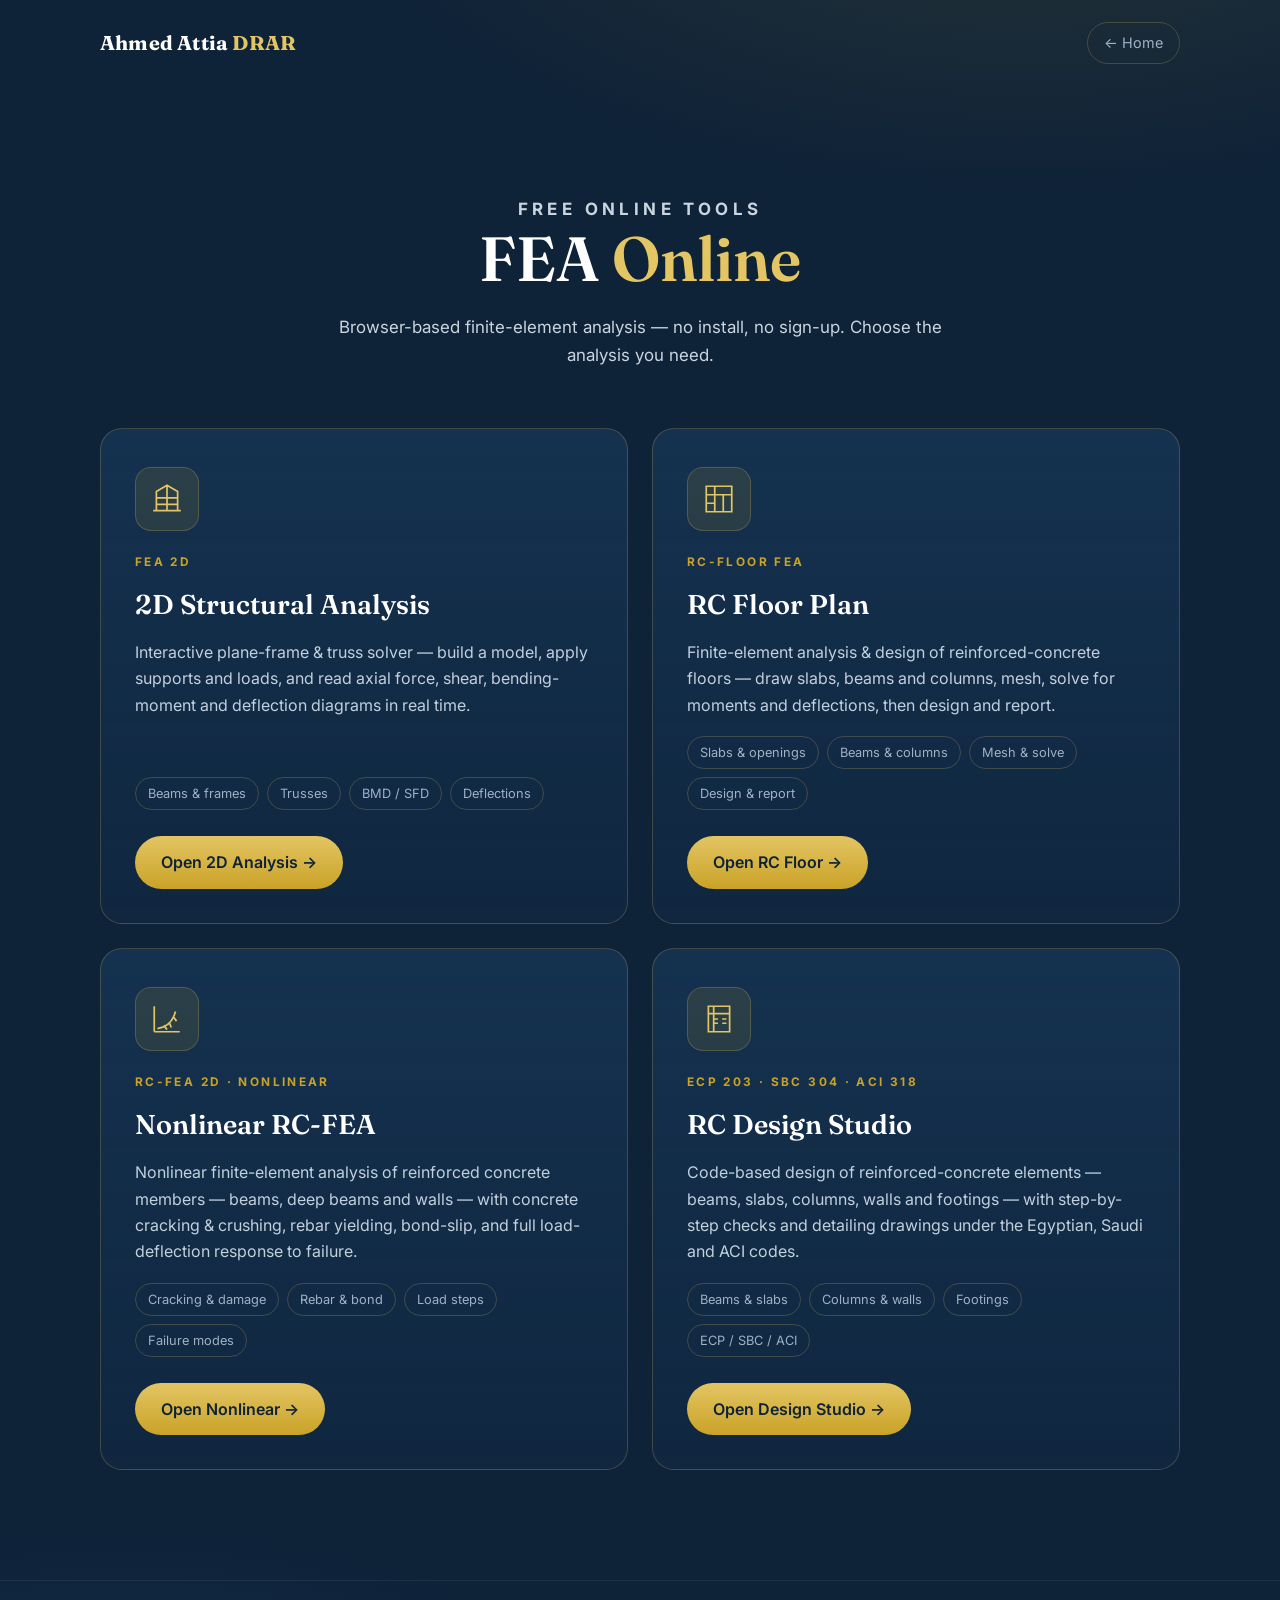
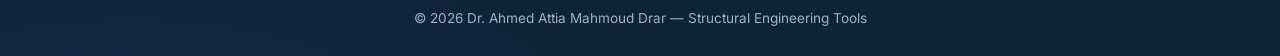
<file: fea-online.html>
<!DOCTYPE html>
<html lang="en">
<head>
<meta charset="UTF-8">
<meta name="viewport" content="width=device-width, initial-scale=1.0">
<title>FEA Online — Dr. Ahmed Attia M. Drar</title>
<meta name="description" content="Free online finite-element analysis tools by Dr. Ahmed Attia Drar — 2D structural frame analysis and reinforced-concrete floor plan analysis & design.">
<link rel="preconnect" href="https://fonts.googleapis.com">
<link rel="preconnect" href="https://fonts.gstatic.com" crossorigin>
<link href="https://fonts.googleapis.com/css2?family=Fraunces:opsz,wght@9..144,500;9..144,600;9..144,700&family=Inter:wght@400;500;600;700&display=swap" rel="stylesheet">
<style>
  :root{
    --navy:#0e2238; --navy-2:#14304d; --navy-3:#1b3f63;
    --gold:#c9a227; --gold-light:#e3c563;
    --white:#fff; --muted:#9fb1c4; --line:rgba(227,197,99,.22);
    --font-head:"Fraunces",Georgia,serif; --font-body:"Inter",-apple-system,"Segoe UI",sans-serif;
  }
  *{margin:0;padding:0;box-sizing:border-box}
  html{overflow-x:hidden}
  body{
    font-family:var(--font-body); color:var(--white); line-height:1.65;
    min-height:100vh; display:flex; flex-direction:column;
    background:
      radial-gradient(1200px 600px at 80% -10%, rgba(201,162,39,.14), transparent 60%),
      radial-gradient(900px 500px at 10% 110%, rgba(27,63,99,.55), transparent 60%),
      var(--navy);
  }
  a{color:inherit; text-decoration:none}
  .container{width:min(1080px,92%); margin:0 auto}

  /* nav */
  .nav{padding:22px 0}
  .nav-inner{display:flex; align-items:center; justify-content:space-between}
  .brand{font-family:var(--font-head); font-weight:700; font-size:1.25rem; letter-spacing:.2px}
  .brand span{color:var(--gold-light)}
  .nav-back{font-size:.9rem; color:var(--muted); padding:8px 16px; border:1px solid var(--line); border-radius:999px; transition:.25s}
  .nav-back:hover{border-color:var(--gold); color:var(--gold-light)}

  /* hero head */
  .head{text-align:center; padding:clamp(40px,8vw,90px) 0 clamp(24px,4vw,44px)}
  .kicker{text-transform:uppercase; letter-spacing:.26em; font-size:.78rem; font-weight:700; color:var(--gold); margin-bottom:14px}
  .head h1{font-family:var(--font-head); font-weight:600; font-size:clamp(2.3rem,6vw,3.9rem); line-height:1.12}
  .head h1 em{font-style:normal; color:var(--gold-light)}
  .head p{max-width:620px; margin:20px auto 0; color:#c9d5e0; font-size:1.06rem}

  /* cards */
  .grid{display:grid; grid-template-columns:1fr 1fr; gap:24px; padding:14px 0 clamp(60px,10vw,110px)}
  @media(max-width:700px){ .grid{grid-template-columns:1fr} }
  .card{
    position:relative; display:flex; flex-direction:column;
    background:linear-gradient(180deg, rgba(27,63,99,.55), rgba(20,48,77,.35));
    border:1px solid var(--line); border-radius:22px; padding:38px 34px 34px;
    overflow:hidden; transition:transform .4s cubic-bezier(.2,.8,.2,1), border-color .4s, box-shadow .4s;
  }
  .card::after{content:""; position:absolute; inset:0; border-radius:22px; pointer-events:none;
    box-shadow:inset 0 0 0 1px transparent; transition:box-shadow .4s}
  .card:hover{transform:translateY(-8px); border-color:rgba(201,162,39,.6);
    box-shadow:0 26px 60px rgba(0,0,0,.35), 0 0 0 1px rgba(201,162,39,.25)}
  .card-icon{
    width:64px; height:64px; border-radius:16px; display:grid; place-items:center;
    background:rgba(201,162,39,.12); border:1px solid var(--line); margin-bottom:22px;
    color:var(--gold-light);
  }
  .card-icon svg{width:34px; height:34px; stroke:var(--gold-light); fill:none; stroke-width:1.6}
  .card .step{font-size:.74rem; letter-spacing:.2em; text-transform:uppercase; color:var(--gold); font-weight:700; margin-bottom:10px}
  .card h2{font-family:var(--font-head); font-weight:600; font-size:1.7rem; margin-bottom:12px; color:#fff}
  .card p{color:#c2d0dd; font-size:1rem; flex:1}
  .card ul{list-style:none; margin:18px 0 26px; display:flex; flex-wrap:wrap; gap:8px}
  .card ul li{font-size:.8rem; color:var(--muted); border:1px solid var(--line); border-radius:999px; padding:5px 12px}
  .card-cta{
    display:inline-flex; align-items:center; gap:10px; align-self:flex-start;
    font-weight:600; font-size:1rem; color:var(--navy);
    background:linear-gradient(180deg,var(--gold-light),var(--gold));
    padding:13px 26px; border-radius:999px; transition:gap .3s, filter .3s;
  }
  .card:hover .card-cta{gap:16px; filter:brightness(1.06)}
  .card-link{position:absolute; inset:0; z-index:2} /* whole card clickable */
  .card-cta{position:relative; z-index:1}

  footer{margin-top:auto; padding:26px 0; text-align:center; color:var(--muted); font-size:.85rem; border-top:1px solid rgba(255,255,255,.06)}
</style>
</head>
<body>

<header class="nav">
  <div class="container nav-inner">
    <a href="index.html" class="brand">Ahmed&nbsp;Attia&nbsp;<span>DRAR</span></a>
    <a href="index.html" class="nav-back">← Home</a>
  </div>
</header>

<main class="container">
  <div class="head">
    <p class="kicker">Free Online Tools</p>
    <h1>FEA <em>Online</em></h1>
    <p>Browser-based finite-element analysis — no install, no sign-up. Choose the analysis you need.</p>
  </div>

  <div class="grid">
    <!-- Card 1: 2D structural analysis -->
    <article class="card">
      <a href="fea.html" class="card-link" aria-label="Open 2D Structural Analysis"></a>
      <div class="card-icon">
        <svg viewBox="0 0 32 32"><path d="M3 27h26M6 27V9l10-6 10 6v18M6 15h20M16 3v24M6 21h20"/></svg>
      </div>
      <div class="step">FEA 2D</div>
      <h2>2D Structural Analysis</h2>
      <p>Interactive plane-frame &amp; truss solver — build a model, apply supports and loads, and read axial force, shear, bending-moment and deflection diagrams in real time.</p>
      <ul><li>Beams &amp; frames</li><li>Trusses</li><li>BMD / SFD</li><li>Deflections</li></ul>
      <span class="card-cta">Open 2D Analysis →</span>
    </article>

    <!-- Card 2: RC floor plan -->
    <article class="card">
      <a href="rc-floor/index.html" class="card-link" aria-label="Open RC Floor Plan analysis"></a>
      <div class="card-icon">
        <svg viewBox="0 0 32 32"><path d="M4 4h24v24H4zM4 12h24M12 4v24M20 12v16M4 20h8"/></svg>
      </div>
      <div class="step">RC-Floor FEA</div>
      <h2>RC Floor Plan</h2>
      <p>Finite-element analysis &amp; design of reinforced-concrete floors — draw slabs, beams and columns, mesh, solve for moments and deflections, then design and report.</p>
      <ul><li>Slabs &amp; openings</li><li>Beams &amp; columns</li><li>Mesh &amp; solve</li><li>Design &amp; report</li></ul>
      <span class="card-cta">Open RC Floor →</span>
    </article>

    <!-- Card 3: Nonlinear RC-FEA -->
    <article class="card">
      <a href="rc-fea/index.html" class="card-link" aria-label="Open Nonlinear RC-FEA"></a>
      <div class="card-icon">
        <svg viewBox="0 0 32 32"><path d="M4 28V4M4 28h24M7 25c8-1 14-5 17-16M13 22l3 4M18 19l2 5M22 14l3 4"/></svg>
      </div>
      <div class="step">RC-FEA 2D · Nonlinear</div>
      <h2>Nonlinear RC-FEA</h2>
      <p>Nonlinear finite-element analysis of reinforced concrete members — beams, deep beams and walls — with concrete cracking &amp; crushing, rebar yielding, bond-slip, and full load-deflection response to failure.</p>
      <ul><li>Cracking &amp; damage</li><li>Rebar &amp; bond</li><li>Load steps</li><li>Failure modes</li></ul>
      <span class="card-cta">Open Nonlinear →</span>
    </article>

    <!-- Card 4: RC Design Studio -->
    <article class="card">
      <a href="rc-design-studio/index.html" class="card-link" aria-label="Open RC Design Studio"></a>
      <div class="card-icon">
        <svg viewBox="0 0 32 32"><path d="M6 4h20v24H6zM6 11h20M11 4v24M11 16h4M11 20h4M19 16h4M19 20h4"/></svg>
      </div>
      <div class="step">ECP 203 · SBC 304 · ACI 318</div>
      <h2>RC Design Studio</h2>
      <p>Code-based design of reinforced-concrete elements — beams, slabs, columns, walls and footings — with step-by-step checks and detailing drawings under the Egyptian, Saudi and ACI codes.</p>
      <ul><li>Beams &amp; slabs</li><li>Columns &amp; walls</li><li>Footings</li><li>ECP / SBC / ACI</li></ul>
      <span class="card-cta">Open Design Studio →</span>
    </article>
  </div>
</main>

<footer>
  <div class="container">© <span id="yr"></span> Dr. Ahmed Attia Mahmoud Drar — Structural Engineering Tools</div>
</footer>
<script>document.getElementById('yr').textContent=new Date().getFullYear();</script>
</body>
</html>
</file>
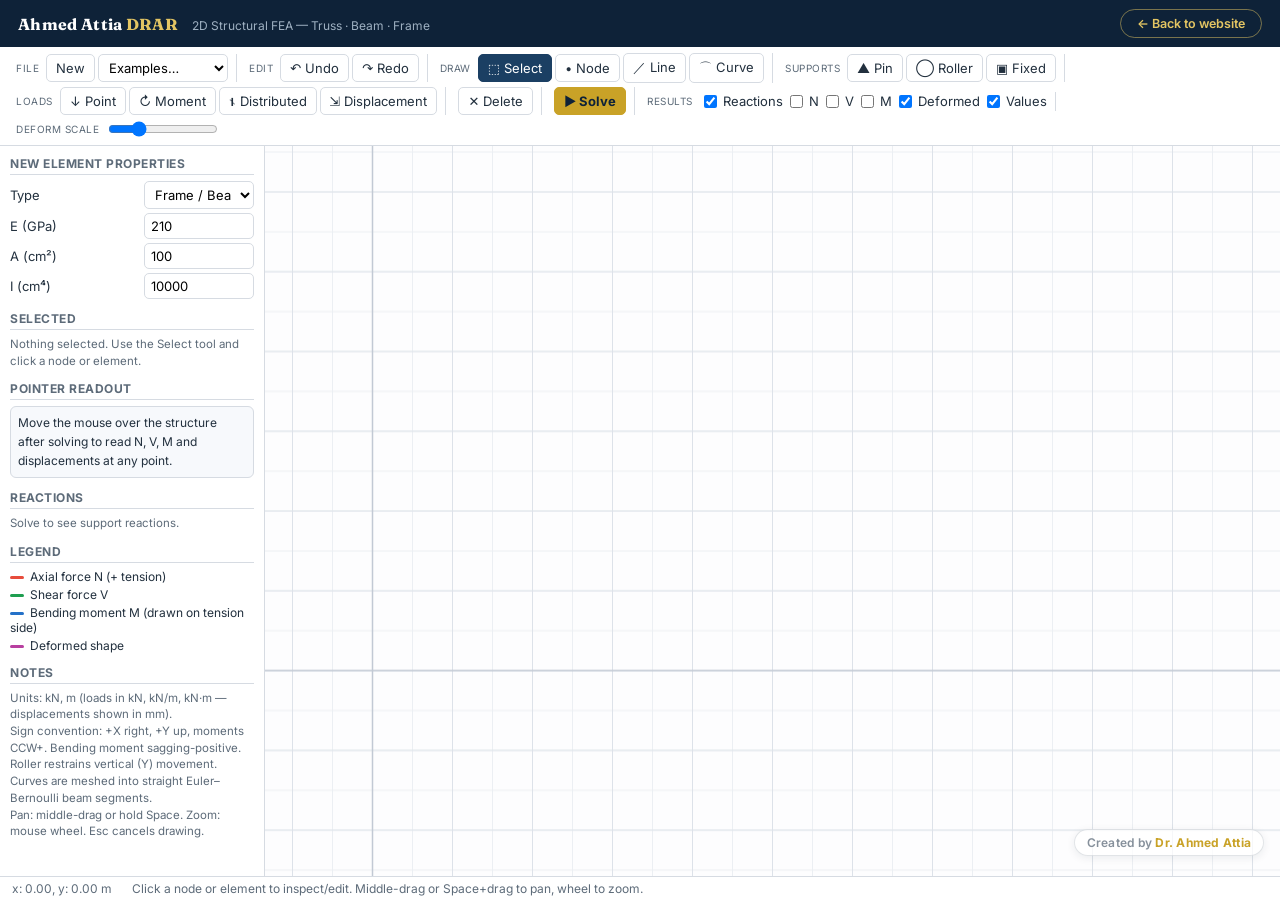
<file: fea.html>
<!DOCTYPE html>
<html lang="en">
<head>
<meta charset="utf-8">
<meta name="viewport" content="width=device-width, initial-scale=1">
<title>2D Structural FEA Tool — Dr. Ahmed Attia Drar</title>
<link rel="preconnect" href="https://fonts.googleapis.com">
<link rel="preconnect" href="https://fonts.gstatic.com" crossorigin>
<link href="https://fonts.googleapis.com/css2?family=Fraunces:opsz,wght@9..144,600;9..144,700&family=Inter:wght@400;500;600;700&display=swap" rel="stylesheet">
<style>
  :root{
    --bg:#eef1f5; --panel:#ffffff; --border:#d6dbe2; --text:#22303e; --muted:#5d6b79;
    --navy:#0e2238; --navy-3:#1b3f63; --gold:#c9a227; --gold-light:#e3c563;
    --accent:#1b3f63; --danger:#c0392b;
    --cN:#e74c3c; --cV:#1e9e50; --cM:#2471c8; --cDef:#b83fa0;
  }
  *{box-sizing:border-box}
  html,body{height:100%;margin:0;font-family:"Inter",-apple-system,"Segoe UI",system-ui,Arial,sans-serif;color:var(--text);background:var(--bg);font-size:13px}
  body{display:flex;flex-direction:column}
  /* ===== Brand bar (matches main site) ===== */
  #brandbar{display:flex;align-items:center;justify-content:space-between;gap:14px;
    background:var(--navy);color:#fff;padding:9px 18px;flex-shrink:0}
  #brandbar .b-left{display:flex;align-items:baseline;gap:14px;flex-wrap:wrap}
  #brandbar .b-title{font-family:"Fraunces",Georgia,serif;font-weight:700;font-size:16px;letter-spacing:.02em;color:#fff;text-decoration:none}
  #brandbar .b-title span{color:var(--gold-light)}
  #brandbar .b-sub{font-size:12px;color:#9fb1c2}
  #brandbar a.b-back{color:var(--gold-light);text-decoration:none;font-size:12.5px;font-weight:600;
    border:1px solid rgba(227,197,99,.5);padding:6px 16px;border-radius:999px;white-space:nowrap;transition:background .2s,color .2s}
  #brandbar a.b-back:hover{background:var(--gold-light);color:var(--navy)}
  /* ===== Brand watermark ===== */
  #watermark{position:fixed;right:16px;bottom:44px;z-index:40;
    font-family:"Inter",sans-serif;font-size:12px;font-weight:600;letter-spacing:.02em;
    color:rgba(14,34,56,.5);background:rgba(255,255,255,.72);
    padding:5px 12px;border-radius:999px;border:1px solid rgba(14,34,56,.12);
    pointer-events:none;box-shadow:0 2px 8px rgba(14,34,56,.08)}
  #watermark b{color:var(--gold);font-weight:700}
  #toolbar{display:flex;flex-wrap:wrap;align-items:center;gap:4px;padding:6px 8px;background:var(--panel);border-bottom:1px solid var(--border)}
  .tgroup{display:flex;align-items:center;gap:3px;padding:0 8px;border-right:1px solid var(--border)}
  .tgroup:last-child{border-right:none}
  .glabel{font-size:10px;color:var(--muted);text-transform:uppercase;letter-spacing:.5px;margin-right:4px}
  button{font:inherit;padding:5px 9px;border:1px solid var(--border);background:#fff;border-radius:5px;cursor:pointer;color:var(--text)}
  button:hover{background:#eef2f8}
  button.tool.active{background:var(--accent);color:#fff;border-color:var(--accent)}
  button.primary{background:var(--gold);color:var(--navy);border-color:var(--gold);font-weight:700}
  button.primary:hover{background:var(--gold-light);border-color:var(--gold-light)}
  button.danger{background:#fff;color:var(--danger);border-color:var(--danger)}
  select,input[type=number],input[type=text]{font:inherit;padding:4px 6px;border:1px solid var(--border);border-radius:5px;background:#fff;width:90px}
  label.chk{display:flex;align-items:center;gap:3px;cursor:pointer;white-space:nowrap}
  #main{flex:1;display:flex;min-height:0}
  #sidebar{width:265px;background:var(--panel);border-right:1px solid var(--border);overflow-y:auto;padding:10px;flex-shrink:0}
  #sidebar h3{margin:12px 0 6px;font-size:12px;text-transform:uppercase;letter-spacing:.5px;color:var(--muted);border-bottom:1px solid var(--border);padding-bottom:3px}
  #sidebar h3:first-child{margin-top:0}
  .frow{display:flex;align-items:center;justify-content:space-between;margin:4px 0;gap:6px}
  .frow label{flex:1}
  .frow input,.frow select{width:110px}
  #canvasWrap{flex:1;position:relative;min-width:0}
  #cv{position:absolute;inset:0;width:100%;height:100%;display:block;background:#fdfdfe;cursor:crosshair}
  #tooltip{position:absolute;pointer-events:none;background:rgba(28,32,40,.93);color:#fff;padding:7px 10px;border-radius:6px;font-size:12px;line-height:1.5;white-space:pre;z-index:20;box-shadow:0 2px 10px rgba(0,0,0,.3)}
  .hidden{display:none !important}
  #statusbar{display:flex;gap:20px;padding:4px 12px;background:var(--panel);border-top:1px solid var(--border);font-size:12px;color:var(--muted)}
  #modalBack{position:fixed;inset:0;background:rgba(0,0,0,.35);display:flex;align-items:center;justify-content:center;z-index:50}
  #modal{background:#fff;border-radius:8px;padding:16px 18px;min-width:300px;box-shadow:0 8px 30px rgba(0,0,0,.3)}
  #modal h3{margin:0 0 10px;font-size:15px}
  #modalBody .frow input,#modalBody .frow select{width:130px}
  #modalBtns{display:flex;justify-content:flex-end;gap:8px;margin-top:14px}
  .legend{display:flex;flex-direction:column;gap:3px;font-size:12px}
  .legend span i{display:inline-block;width:14px;height:3px;margin-right:6px;vertical-align:middle;border-radius:2px}
  table.res{width:100%;border-collapse:collapse;font-size:11.5px}
  table.res td,table.res th{border:1px solid var(--border);padding:2px 4px;text-align:right}
  table.res th{background:#f0f3f7;text-align:center}
  .tip{font-size:11.5px;color:var(--muted);line-height:1.45;margin:4px 0}
  #hoverBox{font-size:12px;line-height:1.55;background:#f7f9fc;border:1px solid var(--border);border-radius:6px;padding:7px;min-height:60px;white-space:pre-wrap}
</style>
</head>
<body>

<div id="brandbar">
  <div class="b-left">
    <a class="b-title" href="index.html">Ahmed&nbsp;Attia&nbsp;<span>DRAR</span></a>
    <span class="b-sub">2D Structural FEA — Truss · Beam · Frame</span>
  </div>
  <a class="b-back" href="index.html">← Back to website</a>
</div>

<div id="watermark">Created by <b>Dr. Ahmed Attia</b></div>

<header id="toolbar">
  <div class="tgroup"><span class="glabel">File</span>
    <button id="btnNew">New</button>
    <select id="examples" style="width:130px">
      <option value="">Examples…</option>
      <option value="beam">Simply supported beam</option>
      <option value="frame">Portal frame</option>
      <option value="truss">Pratt truss</option>
      <option value="arch">Curved arch</option>
    </select>
  </div>
  <div class="tgroup"><span class="glabel">Edit</span>
    <button id="btnUndo" title="Undo (Ctrl+Z)" disabled>↶ Undo</button>
    <button id="btnRedo" title="Redo (Ctrl+Y / Ctrl+Shift+Z)" disabled>↷ Redo</button>
  </div>
  <div class="tgroup"><span class="glabel">Draw</span>
    <button class="tool active" data-mode="select" title="Select / inspect (V)">⬚ Select</button>
    <button class="tool" data-mode="node" title="Add node — clicking on an element splits it (N)">• Node</button>
    <button class="tool" data-mode="elem" title="Draw line elements by clicking points (E)">／ Line</button>
    <button class="tool" data-mode="curve" title="Draw a curve (start, control, end) — meshed into beam segments (C)">⌒ Curve</button>
  </div>
  <div class="tgroup"><span class="glabel">Supports</span>
    <button class="tool" data-mode="pin" title="Pinned support (ux, uy fixed)">▲ Pin</button>
    <button class="tool" data-mode="roller" title="Roller support (uy fixed)">◯ Roller</button>
    <button class="tool" data-mode="fixed" title="Fixed support (ux, uy, rz fixed)">▣ Fixed</button>
  </div>
  <div class="tgroup"><span class="glabel">Loads</span>
    <button class="tool" data-mode="pload" title="Point load at a node (Fx, Fy)">↓ Point</button>
    <button class="tool" data-mode="mload" title="Concentrated moment at a node">↻ Moment</button>
    <button class="tool" data-mode="dload" title="Distributed / trapezoidal load on an element">⫮ Distributed</button>
    <button class="tool" data-mode="dispload" title="Prescribed displacement (support settlement) at a node">⇲ Displacement</button>
  </div>
  <div class="tgroup">
    <button class="tool" data-mode="delete" title="Delete node or element">✕ Delete</button>
  </div>
  <div class="tgroup">
    <button id="btnSolve" class="primary">▶ Solve</button>
  </div>
  <div class="tgroup"><span class="glabel">Results</span>
    <label class="chk"><input type="checkbox" id="showR" checked>Reactions</label>
    <label class="chk"><input type="checkbox" id="showN">N</label>
    <label class="chk"><input type="checkbox" id="showV">V</label>
    <label class="chk"><input type="checkbox" id="showM">M</label>
    <label class="chk"><input type="checkbox" id="showDef" checked>Deformed</label>
    <label class="chk"><input type="checkbox" id="showVals" checked>Values</label>
  </div>
  <div class="tgroup"><span class="glabel">Deform scale</span>
    <input type="range" id="defScale" min="1" max="200" value="50" style="width:110px">
    <span id="defScaleTxt" style="font-size:11px;color:var(--muted);min-width:55px"></span>
  </div>
</header>

<div id="main">
  <aside id="sidebar">
    <h3>New element properties</h3>
    <div class="frow"><label>Type</label>
      <select id="pType"><option value="frame">Frame / Beam</option><option value="truss">Truss (axial only)</option></select></div>
    <div class="frow"><label>E (GPa)</label><input type="number" id="pE" value="210" step="any"></div>
    <div class="frow"><label>A (cm²)</label><input type="number" id="pA" value="100" step="any"></div>
    <div class="frow"><label>I (cm⁴)</label><input type="number" id="pI" value="10000" step="any"></div>

    <h3>Selected</h3>
    <div id="selBox" class="tip">Nothing selected. Use the Select tool and click a node or element.</div>
    <div id="selEdit" class="hidden">
      <div class="frow"><label>Type</label>
        <select id="sType"><option value="frame">Frame / Beam</option><option value="truss">Truss</option></select></div>
      <div class="frow"><label>E (GPa)</label><input type="number" id="sE" step="any"></div>
      <div class="frow"><label>A (cm²)</label><input type="number" id="sA" step="any"></div>
      <div class="frow"><label>I (cm⁴)</label><input type="number" id="sI" step="any"></div>
      <button id="btnApplySel" style="width:100%;margin-top:4px">Apply</button>
    </div>

    <h3>Pointer readout</h3>
    <div id="hoverBox">Move the mouse over the structure after solving to read N, V, M and displacements at any point.</div>

    <h3>Reactions</h3>
    <div id="reactBox" class="tip">Solve to see support reactions.</div>

    <h3>Legend</h3>
    <div class="legend">
      <span><i style="background:var(--cN)"></i>Axial force N (+ tension)</span>
      <span><i style="background:var(--cV)"></i>Shear force V</span>
      <span><i style="background:var(--cM)"></i>Bending moment M (drawn on tension side)</span>
      <span><i style="background:var(--cDef)"></i>Deformed shape</span>
    </div>

    <h3>Notes</h3>
    <div class="tip">
      Units: kN, m (loads in kN, kN/m, kN·m — displacements shown in mm).<br>
      Sign convention: +X right, +Y up, moments CCW+. Bending moment sagging-positive.<br>
      Roller restrains vertical (Y) movement. Curves are meshed into straight Euler–Bernoulli beam segments.<br>
      Pan: middle-drag or hold Space. Zoom: mouse wheel. Esc cancels drawing.
    </div>
  </aside>

  <div id="canvasWrap">
    <canvas id="cv"></canvas>
    <div id="tooltip" class="hidden"></div>
  </div>
</div>

<footer id="statusbar">
  <span id="coords">x: 0.00, y: 0.00 m</span>
  <span id="hint"></span>
</footer>

<div id="modalBack" class="hidden">
  <div id="modal">
    <h3 id="modalTitle"></h3>
    <div id="modalBody"></div>
    <div id="modalBtns">
      <button id="modalRemove" class="danger hidden">Remove</button>
      <button id="modalCancel">Cancel</button>
      <button id="modalOK" class="primary">OK</button>
    </div>
  </div>
</div>

<script>
"use strict";
/* =====================================================================
   2D Structural Finite Element Analysis — trusses, beams, frames
   Euler–Bernoulli frame element (3 DOF/node: ux, uy, rz). Units kN, m.
   ===================================================================== */

// === SOLVER (DOM-free) ===
function zeros(n){ return new Float64Array(n); }
function matrix(n){ const A=[]; for(let i=0;i<n;i++) A.push(new Float64Array(n)); return A; }

// Gaussian elimination with partial pivoting. Returns solution or null if singular.
function solveLin(A,b){
  const n=b.length, M=[], x=new Float64Array(n);
  for(let i=0;i<n;i++){ M.push(Float64Array.from(A[i])); }
  const rhs=Float64Array.from(b);
  let scale=0; for(let i=0;i<n;i++) for(let j=0;j<n;j++) scale=Math.max(scale,Math.abs(M[i][j]));
  if(scale===0) return null;
  for(let k=0;k<n;k++){
    let p=k,best=Math.abs(M[k][k]);
    for(let i=k+1;i<n;i++){ const v=Math.abs(M[i][k]); if(v>best){best=v;p=i;} }
    if(best<1e-12*scale) return null;
    if(p!==k){ const t=M[p];M[p]=M[k];M[k]=t; const tb=rhs[p];rhs[p]=rhs[k];rhs[k]=tb; }
    for(let i=k+1;i<n;i++){
      const f=M[i][k]/M[k][k]; if(f===0) continue;
      for(let j=k;j<n;j++) M[i][j]-=f*M[k][j];
      rhs[i]-=f*rhs[k];
    }
  }
  for(let i=n-1;i>=0;i--){
    let s=rhs[i];
    for(let j=i+1;j<n;j++) s-=M[i][j]*x[j];
    x[i]=s/M[i][i];
  }
  return x;
}

function localK(el,L){
  const E=el.E, A=el.A, I=el.I;
  const a=E*A/L;
  const k=matrix(6);
  k[0][0]=a; k[0][3]=-a; k[3][0]=-a; k[3][3]=a;
  if(el.type==='frame'){
    const b=12*E*I/(L*L*L), c=6*E*I/(L*L), d=4*E*I/L, e=2*E*I/L;
    k[1][1]=b; k[1][2]=c; k[1][4]=-b; k[1][5]=c;
    k[2][1]=c; k[2][2]=d; k[2][4]=-c; k[2][5]=e;
    k[4][1]=-b;k[4][2]=-c;k[4][4]=b;  k[4][5]=-c;
    k[5][1]=c; k[5][2]=e; k[5][4]=-c; k[5][5]=d;
  }
  return k;
}

function transMat(c,s){ // u_local = T * u_global
  const T=matrix(6);
  T[0][0]=c; T[0][1]=s; T[1][0]=-s; T[1][1]=c; T[2][2]=1;
  T[3][3]=c; T[3][4]=s; T[4][3]=-s; T[4][4]=c; T[5][5]=1;
  return T;
}
function mul6(A,B){ const C=matrix(6);
  for(let i=0;i<6;i++)for(let k=0;k<6;k++){const a=A[i][k]; if(a===0)continue;
    for(let j=0;j<6;j++) C[i][j]+=a*B[k][j]; } return C; }
function tr6(A){ const C=matrix(6); for(let i=0;i<6;i++)for(let j=0;j<6;j++)C[i][j]=A[j][i]; return C; }
function mv6(A,v){ const r=new Float64Array(6);
  for(let i=0;i<6;i++){let s=0;for(let j=0;j<6;j++)s+=A[i][j]*v[j]; r[i]=s;} return r; }

// Resolve a distributed load (dir: 'globalY' | 'globalX' | 'localY', intensities w1->w2
// per unit member length) into local trapezoids px (axial) and wy (transverse).
function resolveDist(dist,c,s){
  if(!dist) return {px1:0,px2:0,wy1:0,wy2:0};
  let px1=0,px2=0,wy1=0,wy2=0;
  if(dist.dir==='localY'){ wy1=dist.w1; wy2=dist.w2; }
  else if(dist.dir==='globalY'){ px1=dist.w1*s; px2=dist.w2*s; wy1=dist.w1*c; wy2=dist.w2*c; }
  else if(dist.dir==='globalX'){ px1=dist.w1*c; px2=dist.w2*c; wy1=-dist.w1*s; wy2=-dist.w2*s; }
  return {px1,px2,wy1,wy2};
}

// Consistent equivalent nodal load vector (local) for trapezoidal member load.
function localFeq(L,ld){
  const f=new Float64Array(6);
  // axial: linear p(x) from px1 to px2
  f[0]=L*(2*ld.px1+ld.px2)/6;
  f[3]=L*(ld.px1+2*ld.px2)/6;
  // transverse: uniform wy1 + triangular (wy2-wy1) peaking at node 2
  const wu=ld.wy1, wt=ld.wy2-ld.wy1;
  f[1]=wu*L/2 + 3*wt*L/20;
  f[2]=wu*L*L/12 + wt*L*L/30;
  f[4]=wu*L/2 + 7*wt*L/20;
  f[5]=-wu*L*L/12 - wt*L*L/20;
  return f;
}

const NSAMP=41; // samples per element for diagrams / hover

function runSolve(nodes, elements){
  if(nodes.length<2 || elements.length<1) return {error:"Add at least one element before solving."};
  const idx={}; nodes.forEach((n,i)=>idx[n.id]=i);
  const ndof=nodes.length*3;
  const K=matrix(ndof), F=zeros(ndof);

  // nodal loads
  for(const n of nodes){
    const i=idx[n.id]*3;
    if(n.load){ F[i]+=n.load.fx||0; F[i+1]+=n.load.fy||0; F[i+2]+=n.load.m||0; }
  }

  // assemble elements
  const cache=[];
  for(const el of elements){
    const n1=nodes[idx[el.n1]], n2=nodes[idx[el.n2]];
    const dx=n2.x-n1.x, dy=n2.y-n1.y, L=Math.hypot(dx,dy);
    if(L<1e-9) return {error:"Element "+el.id+" has zero length."};
    const c=dx/L, s=dy/L;
    if(el.type==='truss' && el.dist) return {error:"Element "+el.id+" is a truss member — distributed loads are only supported on frame/beam elements. Change its type or apply nodal loads."};
    const kl=localK(el,L), T=transMat(c,s), Tt=tr6(T);
    const kg=mul6(Tt,mul6(kl,T));
    const ld=resolveDist(el.dist,c,s);
    const feqL=localFeq(L,ld);
    const feqG=mv6(Tt,feqL);
    const dofs=[idx[el.n1]*3,idx[el.n1]*3+1,idx[el.n1]*3+2,idx[el.n2]*3,idx[el.n2]*3+1,idx[el.n2]*3+2];
    for(let i=0;i<6;i++){
      F[dofs[i]]+=feqG[i];
      for(let j=0;j<6;j++) K[dofs[i]][dofs[j]]+=kg[i][j];
    }
    cache.push({el,n1,n2,L,c,s,kl,T,feqL,ld,dofs});
  }

  // constraints: dof index -> prescribed value
  const cons=new Map();
  for(const n of nodes){
    const i=idx[n.id]*3;
    if(n.support==='pin'){ cons.set(i,0); cons.set(i+1,0); }
    else if(n.support==='roller'){ cons.set(i+1,0); }
    else if(n.support==='fixed'){ cons.set(i,0); cons.set(i+1,0); cons.set(i+2,0); }
    if(n.disp){ // prescribed displacement loading overrides/adds (values in m, rad)
      if(n.disp.dx!=null) cons.set(i,n.disp.dx);
      if(n.disp.dy!=null) cons.set(i+1,n.disp.dy);
      if(n.disp.rz!=null) cons.set(i+2,n.disp.rz);
    }
  }
  // auto-constrain zero-stiffness DOFs (e.g. rotations of pure truss nodes)
  let maxDiag=0; for(let i=0;i<ndof;i++) maxDiag=Math.max(maxDiag,Math.abs(K[i][i]));
  for(let i=0;i<ndof;i++) if(!cons.has(i) && Math.abs(K[i][i])<1e-8*maxDiag) cons.set(i,0);
  if(cons.size===0) return {error:"No supports defined. Add pin / roller / fixed supports first."};

  const free=[]; for(let i=0;i<ndof;i++) if(!cons.has(i)) free.push(i);
  const nf=free.length;
  const u=zeros(ndof);
  cons.forEach((v,d)=>u[d]=v);
  let uf=null;
  if(nf>0){
    const Kff=[]; const rhs=new Float64Array(nf);
    for(let a=0;a<nf;a++){
      const row=new Float64Array(nf);
      const i=free[a];
      let r=F[i];
      cons.forEach((v,d)=>{ if(v!==0) r-=K[i][d]*v; });
      for(let b=0;b<nf;b++) row[b]=K[i][free[b]];
      Kff.push(row); rhs[a]=r;
    }
    uf=solveLin(Kff,rhs);
    if(!uf) return {error:"Structure is unstable (singular stiffness matrix). Check supports and connectivity."};
    for(let a=0;a<nf;a++) u[free[a]]=uf[a];
  }

  // reactions at constrained DOFs: R = K·u − F
  const reactions={};
  cons.forEach((v,d)=>{
    let s2=0; for(let j=0;j<ndof;j++) s2+=K[d][j]*u[j];
    const R=s2-F[d];
    const ni=Math.floor(d/3), comp=d%3;
    const nid=nodes[ni].id;
    if(!reactions[nid]) reactions[nid]={rx:null,ry:null,mz:null};
    reactions[nid][comp===0?'rx':comp===1?'ry':'mz']=R;
  });

  // per-element internal forces & deflections
  const elems={};
  let maxN=0,maxV=0,maxM=0,maxDisp=0;
  for(const ec of cache){
    const ue=new Float64Array(6);
    for(let i=0;i<6;i++) ue[i]=u[ec.dofs[i]];
    const ul=mv6(ec.T,ue);
    const fn=mv6(ec.kl,ul);            // k·u
    for(let i=0;i<6;i++) fn[i]-=ec.feqL[i]; // minus equivalent loads -> true end forces on element
    const L=ec.L, c=ec.c, s=ec.s;
    const {px1,px2,wy1,wy2}=ec.ld;
    const F1x=fn[0],F1y=fn[1],M1=fn[2];

    // particular deflection (fixed-fixed) for transverse member load, numeric 4x integration
    const m=NSAMP-1, h=L/m;
    let vp=null;
    if(ec.el.type==='frame' && ec.el.I>0 && (wy1!==0||wy2!==0)){
      const g1=new Float64Array(NSAMP),g2=new Float64Array(NSAMP),g3=new Float64Array(NSAMP),g4=new Float64Array(NSAMP);
      const w=(x)=>wy1+(wy2-wy1)*x/L;
      for(let i=1;i<NSAMP;i++){
        const x0=(i-1)*h,x1=i*h;
        g1[i]=g1[i-1]+h*(w(x0)+w(x1))/2;
        g2[i]=g2[i-1]+h*(g1[i-1]+g1[i])/2;
        g3[i]=g3[i-1]+h*(g2[i-1]+g2[i])/2;
        g4[i]=g4[i-1]+h*(g3[i-1]+g3[i])/2;
      }
      // add a x^3 + b x^2 so that v(L)=v'(L)=0  (v(0)=v'(0)=0 already)
      const gL=g4[m], gpL=g3[m];
      const det=(L*L*L)*(2*L)-(L*L)*(3*L*L);
      const a=((-gL)*(2*L)-(L*L)*(-gpL))/det;
      const b=((L*L*L)*(-gpL)-(-gL)*(3*L*L))/det;
      const EI=ec.el.E*ec.el.I;
      vp=new Float64Array(NSAMP);
      for(let i=0;i<NSAMP;i++){ const x=i*h; vp[i]=(g4[i]+a*x*x*x+b*x*x)/EI; }
    }

    const xs=new Float64Array(NSAMP),N=new Float64Array(NSAMP),V=new Float64Array(NSAMP),M=new Float64Array(NSAMP);
    const gdx=new Float64Array(NSAMP),gdy=new Float64Array(NSAMP);
    for(let i=0;i<NSAMP;i++){
      const x=i*h, xi=x/L;
      xs[i]=x;
      N[i]=-(F1x + px1*x + (px2-px1)*x*x/(2*L));
      V[i]= F1y + wy1*x + (wy2-wy1)*x*x/(2*L);
      M[i]=-M1 + F1y*x + wy1*x*x/2 + (wy2-wy1)*x*x*x/(6*L);
      // local displacements
      const uax=ul[0]*(1-xi)+ul[3]*xi;
      let vtr;
      if(ec.el.type==='truss'){ vtr=ul[1]*(1-xi)+ul[4]*xi; }
      else{
        const H1=1-3*xi*xi+2*xi*xi*xi, H2=L*(xi-2*xi*xi+xi*xi*xi),
              H3=3*xi*xi-2*xi*xi*xi,   H4=L*(-xi*xi+xi*xi*xi);
        vtr=H1*ul[1]+H2*ul[2]+H3*ul[4]+H4*ul[5];
        if(vp) vtr+=vp[i];
      }
      gdx[i]=c*uax - s*vtr;
      gdy[i]=s*uax + c*vtr;
      maxN=Math.max(maxN,Math.abs(N[i])); maxV=Math.max(maxV,Math.abs(V[i])); maxM=Math.max(maxM,Math.abs(M[i]));
      maxDisp=Math.max(maxDisp,Math.hypot(gdx[i],gdy[i]));
    }
    if(ec.el.type==='truss'){ for(let i=0;i<NSAMP;i++){V[i]=0;M[i]=0;} }
    elems[ec.el.id]={L,c,s,x1:ec.n1.x,y1:ec.n1.y,xs,N,V,M,gdx,gdy};
  }

  return {u, idx, reactions, elems, maxN, maxV, maxM, maxDisp};
}
// === END SOLVER ===

/* ============================ UI / APP ============================ */
const state={ nodes:[], elements:[], nextN:1, nextE:1, results:null };
const view={ cx:5, cy:2, scale:80 }; // world center & px per meter
let mode='select';
let mouse={sx:0,sy:0,wx:0,wy:0,inCanvas:false};
let chain=null;        // last node id while drawing line elements
let curvePts=[];       // clicked points for curve tool
let selection=null;    // {type:'node'|'elem', id}
let panning=null, spaceDown=false;

const cv=document.getElementById('cv'), ctx=cv.getContext('2d');
const tooltip=document.getElementById('tooltip');
const GRID=0.5;

function W2S(x,y){ const r=cv.getBoundingClientRect();
  return {x:(x-view.cx)*view.scale + r.width/2, y:r.height/2 - (y-view.cy)*view.scale}; }
function S2W(sx,sy){ const r=cv.getBoundingClientRect();
  return {x:view.cx + (sx-r.width/2)/view.scale, y:view.cy + (r.height/2-sy)/view.scale}; }

function fmt(v,d){ if(!isFinite(v))return"—"; if(Math.abs(v)<1e-9)v=0;
  const a=Math.abs(v); const dec = d!=null?d : (a>=100?1:a>=10?2:3);
  return v.toFixed(dec); }

function invalidate(){ state.results=null; updateReactBox(); }
function nodeById(id){ return state.nodes.find(n=>n.id===id); }
function elemById(id){ return state.elements.find(e=>e.id===id); }

/* ---------- geometry helpers ---------- */
function nodeAtScreen(sx,sy,tol){ tol=tol||10;
  let best=null,bd=tol;
  for(const n of state.nodes){ const p=W2S(n.x,n.y); const d=Math.hypot(p.x-sx,p.y-sy);
    if(d<bd){bd=d;best=n;} } return best; }
function elemAtScreen(sx,sy,tol){ tol=tol||8;
  let best=null,bd=tol,bt=0;
  for(const e of state.elements){
    const a=nodeById(e.n1),b=nodeById(e.n2);
    const p1=W2S(a.x,a.y),p2=W2S(b.x,b.y);
    const vx=p2.x-p1.x,vy=p2.y-p1.y,len2=vx*vx+vy*vy; if(len2<1e-9)continue;
    let t=((sx-p1.x)*vx+(sy-p1.y)*vy)/len2; t=Math.max(0,Math.min(1,t));
    const d=Math.hypot(p1.x+t*vx-sx,p1.y+t*vy-sy);
    if(d<bd){bd=d;best=e;bt=t;}
  }
  return best?{elem:best,t:bt}:null; }

function snapPoint(wx,wy){
  // node snap first (12 px)
  const p=W2S(wx,wy); const n=nodeAtScreen(p.x,p.y,12);
  if(n) return {x:n.x,y:n.y,node:n};
  return {x:Math.round(wx/GRID)*GRID, y:Math.round(wy/GRID)*GRID, node:null};
}

function defaults(){
  return { type:document.getElementById('pType').value,
    E:(parseFloat(document.getElementById('pE').value)||210)*1e6,   // GPa -> kN/m²
    A:(parseFloat(document.getElementById('pA').value)||100)*1e-4,  // cm² -> m²
    I:(parseFloat(document.getElementById('pI').value)||10000)*1e-8 // cm⁴ -> m⁴
  };
}

function addNode(x,y){
  for(const n of state.nodes) if(Math.hypot(n.x-x,n.y-y)<1e-6) return n;
  const n={id:state.nextN++,x,y,support:null,load:null,disp:null};
  state.nodes.push(n);
  // split an element if the node lies on it
  for(const e of state.elements.slice()){
    const a=nodeById(e.n1),b=nodeById(e.n2);
    if(a===n||b===n) continue;
    const vx=b.x-a.x,vy=b.y-a.y,L2=vx*vx+vy*vy; if(L2<1e-12)continue;
    const t=((x-a.x)*vx+(y-a.y)*vy)/L2;
    if(t<=1e-6||t>=1-1e-6) continue;
    const px=a.x+t*vx,py=a.y+t*vy;
    if(Math.hypot(px-x,py-y)<1e-6){ splitElement(e,n,t); }
  }
  invalidate(); return n;
}
function splitElement(e,n,t){
  const wMid = e.dist ? e.dist.w1+(e.dist.w2-e.dist.w1)*t : 0;
  const e1={id:state.nextE++,n1:e.n1,n2:n.id,type:e.type,E:e.E,A:e.A,I:e.I,
            dist:e.dist?{dir:e.dist.dir,w1:e.dist.w1,w2:wMid}:null};
  const e2={id:state.nextE++,n1:n.id,n2:e.n2,type:e.type,E:e.E,A:e.A,I:e.I,
            dist:e.dist?{dir:e.dist.dir,w1:wMid,w2:e.dist.w2}:null};
  state.elements.splice(state.elements.indexOf(e),1,e1,e2);
}
function addElement(n1,n2,props){
  if(n1===n2) return null;
  for(const e of state.elements)
    if((e.n1===n1&&e.n2===n2)||(e.n1===n2&&e.n2===n1)) return e;
  const p=props||defaults();
  const e={id:state.nextE++,n1,n2,type:p.type,E:p.E,A:p.A,I:p.I,dist:null};
  state.elements.push(e); invalidate(); return e;
}
function deleteNode(n){
  state.elements=state.elements.filter(e=>e.n1!==n.id&&e.n2!==n.id);
  state.nodes.splice(state.nodes.indexOf(n),1); invalidate();
}
function deleteElement(e){ state.elements.splice(state.elements.indexOf(e),1); invalidate(); }

/* ---------- history: undo / redo ---------- */
const history={ stack:[], idx:-1 };
let lastCommitted=null;
function snapshot(){ return JSON.stringify({nodes:state.nodes,elements:state.elements,nextN:state.nextN,nextE:state.nextE}); }
function restoreSnap(s){ const o=JSON.parse(s);
  state.nodes=o.nodes; state.elements=o.elements; state.nextN=o.nextN; state.nextE=o.nextE;
  state.results=null; selection=null; chain=null; curvePts=[]; }
function commit(){
  const snap=snapshot(); if(snap===lastCommitted) return;
  history.stack=history.stack.slice(0,history.idx+1);
  history.stack.push(snap); history.idx=history.stack.length-1;
  if(history.stack.length>150){ history.stack.shift(); history.idx--; }
  lastCommitted=snap; updateUndoButtons();
}
function applyHistory(){ invalidate(); updateSelBox(); updateReactBox(); draw(); updateUndoButtons(); }
function undo(){ if(history.idx>0){ history.idx--; lastCommitted=history.stack[history.idx]; restoreSnap(lastCommitted); applyHistory(); } }
function redo(){ if(history.idx<history.stack.length-1){ history.idx++; lastCommitted=history.stack[history.idx]; restoreSnap(lastCommitted); applyHistory(); } }
function updateUndoButtons(){
  const u=document.getElementById('btnUndo'), r=document.getElementById('btnRedo');
  if(u) u.disabled=history.idx<=0;
  if(r) r.disabled=history.idx>=history.stack.length-1;
}

function modelSize(){
  if(state.nodes.length<2) return 10;
  let x0=1/0,x1=-1/0,y0=1/0,y1=-1/0;
  for(const n of state.nodes){x0=Math.min(x0,n.x);x1=Math.max(x1,n.x);y0=Math.min(y0,n.y);y1=Math.max(y1,n.y);}
  return Math.max(1,Math.hypot(x1-x0,y1-y0));
}

/* ---------- modal forms ---------- */
function openForm(title,fields,onOK,onRemove){
  const back=document.getElementById('modalBack'), body=document.getElementById('modalBody');
  document.getElementById('modalTitle').textContent=title;
  body.innerHTML='';
  for(const f of fields){
    const row=document.createElement('div'); row.className='frow';
    const lab=document.createElement('label'); lab.textContent=f.label; row.appendChild(lab);
    let inp;
    if(f.type==='select'){ inp=document.createElement('select');
      for(const o of f.options){const op=document.createElement('option');op.value=o.v;op.textContent=o.t;inp.appendChild(op);}
      inp.value=f.value;
    } else { inp=document.createElement('input'); inp.type='text'; inp.value=f.value==null?'':f.value;
      inp.placeholder=f.placeholder||''; }
    inp.id='mf_'+f.key; row.appendChild(inp); body.appendChild(row);
  }
  const rm=document.getElementById('modalRemove');
  rm.classList.toggle('hidden',!onRemove);
  back.classList.remove('hidden');
  const ok=document.getElementById('modalOK'), cancel=document.getElementById('modalCancel');
  const close=()=>{ back.classList.add('hidden'); ok.onclick=cancel.onclick=rm.onclick=null; };
  ok.onclick=()=>{ const vals={};
    for(const f of fields){ const el=document.getElementById('mf_'+f.key);
      vals[f.key]= f.type==='select'? el.value : el.value.trim(); }
    close(); onOK(vals); commit(); };
  cancel.onclick=close;
  if(onRemove) rm.onclick=()=>{ close(); onRemove(); commit(); };
  const first=body.querySelector('input,select'); if(first) first.focus();
}
const num=(s)=>{ if(s===''||s==null) return null; const v=parseFloat(s); return isFinite(v)?v:null; };

/* ---------- click handling per mode ---------- */
function handleClick(wx,wy,sx,sy){
  if(mode==='select'){
    const n=nodeAtScreen(sx,sy);
    if(n){ selection={type:'node',id:n.id}; updateSelBox(); draw(); return; }
    const eh=elemAtScreen(sx,sy);
    selection = eh?{type:'elem',id:eh.elem.id}:null;
    updateSelBox(); draw(); return;
  }
  if(mode==='node'){ const s=snapPoint(wx,wy); addNode(s.x,s.y); draw(); return; }
  if(mode==='elem'){
    const s=snapPoint(wx,wy); const n=addNode(s.x,s.y);
    if(chain==null){ chain=n.id; }
    else { addElement(chain,n.id); chain=n.id; }
    draw(); return;
  }
  if(mode==='curve'){
    const s=snapPoint(wx,wy); curvePts.push({x:s.x,y:s.y});
    if(curvePts.length===3){
      const [P0,P1,P2]=curvePts; curvePts=[];
      const nseg=8; let prev=addNode(P0.x,P0.y);
      for(let i=1;i<=nseg;i++){
        const t=i/nseg, mt=1-t;
        const x=mt*mt*P0.x+2*mt*t*P1.x+t*t*P2.x;
        const y=mt*mt*P0.y+2*mt*t*P1.y+t*t*P2.y;
        const nn=addNode(Math.round(x*1000)/1000,Math.round(y*1000)/1000);
        addElement(prev.id,nn.id); prev=nn;
      }
    }
    draw(); return;
  }
  if(mode==='pin'||mode==='roller'||mode==='fixed'){
    const n=nodeAtScreen(sx,sy);
    if(n){ n.support = (n.support===mode)?null:mode; invalidate(); draw(); }
    return;
  }
  if(mode==='pload'){
    const n=nodeAtScreen(sx,sy); if(!n) return;
    const cur=n.load||{};
    openForm('Point load at node '+n.id,[
      {key:'fx',label:'Fx (kN, +→)',value:cur.fx||0},
      {key:'fy',label:'Fy (kN, +↑)',value:cur.fy||0}],
      v=>{ const fx=num(v.fx)||0, fy=num(v.fy)||0;
        n.load=Object.assign({},n.load,{fx,fy}); if(!n.load.m)n.load.m=0;
        if(!fx&&!fy&&!n.load.m)n.load=null; invalidate(); draw(); },
      (n.load&&(n.load.fx||n.load.fy))?()=>{ if(n.load){n.load.fx=0;n.load.fy=0; if(!n.load.m)n.load=null;} invalidate(); draw(); }:null);
    return;
  }
  if(mode==='mload'){
    const n=nodeAtScreen(sx,sy); if(!n) return;
    const cur=n.load||{};
    openForm('Moment at node '+n.id,[
      {key:'m',label:'M (kN·m, CCW+)',value:cur.m||0}],
      v=>{ const m=num(v.m)||0;
        n.load=Object.assign({fx:0,fy:0},n.load,{m});
        if(!n.load.fx&&!n.load.fy&&!m)n.load=null; invalidate(); draw(); },
      (cur.m)?()=>{ n.load.m=0; if(!n.load.fx&&!n.load.fy)n.load=null; invalidate(); draw(); }:null);
    return;
  }
  if(mode==='dload'){
    const eh=elemAtScreen(sx,sy); if(!eh) return;
    const e=eh.elem, cur=e.dist||{dir:'globalY',w1:-10,w2:-10};
    openForm('Distributed load on element '+e.id+' (per m of member)',[
      {key:'dir',label:'Direction',type:'select',value:cur.dir,options:[
        {v:'globalY',t:'Global Y (+↑)'},{v:'globalX',t:'Global X (+→)'},{v:'localY',t:'Local ⊥ to member'}]},
      {key:'w1',label:'w₁ at start (kN/m)',value:cur.w1},
      {key:'w2',label:'w₂ at end (kN/m)',value:cur.w2}],
      v=>{ const w1=num(v.w1)||0,w2=num(v.w2)||0;
        e.dist=(w1||w2)?{dir:v.dir,w1,w2}:null; invalidate(); draw(); },
      e.dist?()=>{ e.dist=null; invalidate(); draw(); }:null);
    return;
  }
  if(mode==='dispload'){
    const n=nodeAtScreen(sx,sy); if(!n) return;
    const cur=n.disp||{};
    openForm('Prescribed displacement at node '+n.id+' (blank = free)',[
      {key:'dx',label:'δx (mm)',value:cur.dx!=null?cur.dx*1000:'',placeholder:'free'},
      {key:'dy',label:'δy (mm)',value:cur.dy!=null?cur.dy*1000:'',placeholder:'free'},
      {key:'rz',label:'θz (rad)',value:cur.rz!=null?cur.rz:'',placeholder:'free'}],
      v=>{ const dx=num(v.dx),dy=num(v.dy),rz=num(v.rz);
        n.disp=(dx!=null||dy!=null||rz!=null)?{dx:dx!=null?dx/1000:null,dy:dy!=null?dy/1000:null,rz}:null;
        invalidate(); draw(); },
      n.disp?()=>{ n.disp=null; invalidate(); draw(); }:null);
    return;
  }
  if(mode==='delete'){
    const n=nodeAtScreen(sx,sy);
    if(n){ deleteNode(n); selection=null; updateSelBox(); draw(); return; }
    const eh=elemAtScreen(sx,sy);
    if(eh){ deleteElement(eh.elem); selection=null; updateSelBox(); draw(); }
    return;
  }
}

/* ---------- sidebar: selection ---------- */
function updateSelBox(){
  const box=document.getElementById('selBox'), ed=document.getElementById('selEdit');
  ed.classList.add('hidden');
  if(!selection){ box.textContent='Nothing selected. Use the Select tool and click a node or element.'; return; }
  if(selection.type==='node'){
    const n=nodeById(selection.id); if(!n){selection=null;return updateSelBox();}
    let t='Node '+n.id+'  ('+fmt(n.x,2)+', '+fmt(n.y,2)+') m\nSupport: '+(n.support||'—');
    if(n.load) t+='\nLoad: Fx='+fmt(n.load.fx||0)+' Fy='+fmt(n.load.fy||0)+' kN, M='+fmt(n.load.m||0)+' kN·m';
    if(n.disp) t+='\nPrescribed: δx='+(n.disp.dx!=null?fmt(n.disp.dx*1000)+'mm':'free')+
      ' δy='+(n.disp.dy!=null?fmt(n.disp.dy*1000)+'mm':'free')+' θ='+(n.disp.rz!=null?n.disp.rz:'free');
    if(state.results){
      const i=state.results.idx[n.id]*3, u=state.results.u;
      t+='\nδx='+fmt(u[i]*1000)+' mm, δy='+fmt(u[i+1]*1000)+' mm, θ='+u[i+2].toExponential(3)+' rad';
      const R=state.results.reactions[n.id];
      if(R) t+='\nReactions: '+(R.rx!=null?'Rx='+fmt(R.rx)+' kN ':'')+(R.ry!=null?'Ry='+fmt(R.ry)+' kN ':'')+(R.mz!=null?'Mz='+fmt(R.mz)+' kN·m':'');
    }
    box.textContent=t;
  } else {
    const e=elemById(selection.id); if(!e){selection=null;return updateSelBox();}
    const a=nodeById(e.n1),b=nodeById(e.n2),L=Math.hypot(b.x-a.x,b.y-a.y);
    box.textContent='Element '+e.id+'  ('+e.n1+' → '+e.n2+'), L='+fmt(L,3)+' m'+
      (e.dist?'\nDist. load: '+e.dist.dir+' w₁='+e.dist.w1+' w₂='+e.dist.w2+' kN/m':'');
    ed.classList.remove('hidden');
    document.getElementById('sType').value=e.type;
    document.getElementById('sE').value=e.E/1e6;
    document.getElementById('sA').value=e.A/1e-4;
    document.getElementById('sI').value=e.I/1e-8;
  }
}
document.getElementById('btnApplySel').onclick=()=>{
  if(!selection||selection.type!=='elem')return;
  const e=elemById(selection.id); if(!e)return;
  e.type=document.getElementById('sType').value;
  e.E=(parseFloat(document.getElementById('sE').value)||210)*1e6;
  e.A=(parseFloat(document.getElementById('sA').value)||100)*1e-4;
  e.I=(parseFloat(document.getElementById('sI').value)||10000)*1e-8;
  invalidate(); updateSelBox(); draw(); commit();
};

/* ---------- reactions table ---------- */
function updateReactBox(){
  const box=document.getElementById('reactBox');
  if(!state.results){ box.textContent='Solve to see support reactions.'; return; }
  const R=state.results.reactions; const ids=Object.keys(R);
  if(!ids.length){ box.textContent='No supported nodes.'; return; }
  let h='<table class="res"><tr><th>Node</th><th>Rx (kN)</th><th>Ry (kN)</th><th>Mz (kN·m)</th></tr>';
  for(const id of ids){
    const r=R[id];
    h+='<tr><td style="text-align:center">'+id+'</td><td>'+(r.rx!=null?fmt(r.rx):'—')+
       '</td><td>'+(r.ry!=null?fmt(r.ry):'—')+'</td><td>'+(r.mz!=null?fmt(r.mz):'—')+'</td></tr>';
  }
  h+='</table><div class="tip">Max displacement: '+(state.results.maxDisp?fmt(state.results.maxDisp*1000):'0')+
     ' mm · |M|max '+fmt(state.results.maxM)+' kN·m · |V|max '+fmt(state.results.maxV)+' kN · |N|max '+fmt(state.results.maxN)+' kN</div>';
  box.innerHTML=h;
}

/* ---------- drawing ---------- */
function resize(){
  const r=cv.parentElement.getBoundingClientRect();
  const dpr=window.devicePixelRatio||1;
  cv.width=r.width*dpr; cv.height=r.height*dpr;
  ctx.setTransform(dpr,0,0,dpr,0,0);
  draw();
}
window.addEventListener('resize',resize);

function draw(){
  const r=cv.getBoundingClientRect();
  ctx.clearRect(0,0,r.width,r.height);
  drawGrid(r);
  for(const e of state.elements) drawDistLoad(e);
  for(const e of state.elements) drawElement(e);
  if(state.results) drawDiagrams();
  if(state.results && document.getElementById('showDef').checked) drawDeformed();
  for(const n of state.nodes){ drawSupport(n); drawNodeLoads(n); }
  if(state.results && document.getElementById('showR').checked) drawReactions();
  for(const n of state.nodes) drawNode(n);
  if(state.results && document.getElementById('showVals').checked) drawNodeDisp();
  drawPreview();
}

function drawGrid(r){
  const step=GRID*view.scale;
  if(step>=8){
    const tl=S2W(0,0), br=S2W(r.width,r.height);
    ctx.strokeStyle='#eceff3'; ctx.lineWidth=1; ctx.beginPath();
    for(let x=Math.ceil(tl.x/GRID)*GRID; x<=br.x; x+=GRID){ const p=W2S(x,0); ctx.moveTo(p.x,0); ctx.lineTo(p.x,r.height); }
    for(let y=Math.ceil(br.y/GRID)*GRID; y<=tl.y; y+=GRID){ const p=W2S(0,y); ctx.moveTo(0,p.y); ctx.lineTo(r.width,p.y); }
    ctx.stroke();
    // meter gridlines darker
    ctx.strokeStyle='#dde2e9'; ctx.beginPath();
    for(let x=Math.ceil(tl.x); x<=br.x; x++){ const p=W2S(x,0); ctx.moveTo(p.x,0); ctx.lineTo(p.x,r.height); }
    for(let y=Math.ceil(br.y); y<=tl.y; y++){ const p=W2S(0,y); ctx.moveTo(0,p.y); ctx.lineTo(r.width,p.y); }
    ctx.stroke();
  }
  // axes
  const o=W2S(0,0);
  ctx.strokeStyle='#c2c9d4'; ctx.lineWidth=1.5; ctx.beginPath();
  ctx.moveTo(o.x,0); ctx.lineTo(o.x,r.height); ctx.moveTo(0,o.y); ctx.lineTo(r.width,o.y); ctx.stroke();
}

function drawElement(e){
  const a=nodeById(e.n1),b=nodeById(e.n2);
  const p1=W2S(a.x,a.y),p2=W2S(b.x,b.y);
  const sel=selection&&selection.type==='elem'&&selection.id===e.id;
  ctx.strokeStyle=sel?'#e67e22':'#2c3e50';
  ctx.lineWidth=e.type==='truss'?2:3.2;
  if(e.type==='truss') ctx.setLineDash([]);
  ctx.beginPath(); ctx.moveTo(p1.x,p1.y); ctx.lineTo(p2.x,p2.y); ctx.stroke();
  if(e.type==='truss'){ // hinge circles near ends
    ctx.fillStyle='#fff'; ctx.strokeStyle=sel?'#e67e22':'#2c3e50'; ctx.lineWidth=1.4;
    for(const [p,q] of [[p1,p2],[p2,p1]]){
      const d=Math.hypot(q.x-p.x,q.y-p.y)||1;
      const hx=p.x+(q.x-p.x)/d*10, hy=p.y+(q.y-p.y)/d*10;
      ctx.beginPath(); ctx.arc(hx,hy,3,0,7); ctx.fill(); ctx.stroke();
    }
  }
}

function arrow(x1,y1,x2,y2,color,w){
  ctx.strokeStyle=color; ctx.fillStyle=color; ctx.lineWidth=w||1.8;
  ctx.beginPath(); ctx.moveTo(x1,y1); ctx.lineTo(x2,y2); ctx.stroke();
  const ang=Math.atan2(y2-y1,x2-x1), ah=7;
  ctx.beginPath(); ctx.moveTo(x2,y2);
  ctx.lineTo(x2-ah*Math.cos(ang-0.42),y2-ah*Math.sin(ang-0.42));
  ctx.lineTo(x2-ah*Math.cos(ang+0.42),y2-ah*Math.sin(ang+0.42));
  ctx.closePath(); ctx.fill();
}
function label(x,y,txt,color,align){
  ctx.font='11px Segoe UI,Arial'; ctx.textAlign=align||'center'; ctx.textBaseline='middle';
  ctx.lineWidth=3; ctx.strokeStyle='rgba(255,255,255,.85)'; ctx.strokeText(txt,x,y);
  ctx.fillStyle=color||'#333'; ctx.fillText(txt,x,y);
}

function drawNode(n){
  const p=W2S(n.x,n.y);
  const sel=selection&&selection.type==='node'&&selection.id===n.id;
  ctx.fillStyle=sel?'#e67e22':'#1f2733';
  ctx.beginPath(); ctx.arc(p.x,p.y,4,0,7); ctx.fill();
  ctx.strokeStyle='#fff'; ctx.lineWidth=1.2; ctx.stroke();
}

function drawSupport(n){
  if(!n.support&&!n.disp) return;
  const p=W2S(n.x,n.y); ctx.lineWidth=1.8;
  if(n.support==='pin'||n.support==='roller'){
    ctx.strokeStyle='#7a5c2e'; ctx.fillStyle='#d9b97f';
    ctx.beginPath(); ctx.moveTo(p.x,p.y); ctx.lineTo(p.x-9,p.y+14); ctx.lineTo(p.x+9,p.y+14); ctx.closePath();
    ctx.fill(); ctx.stroke();
    if(n.support==='roller'){
      ctx.fillStyle='#7a5c2e';
      ctx.beginPath(); ctx.arc(p.x-5,p.y+18,3,0,7); ctx.arc(p.x+5,p.y+18,3,0,7); ctx.fill();
      ctx.beginPath(); ctx.moveTo(p.x-11,p.y+22); ctx.lineTo(p.x+11,p.y+22); ctx.stroke();
    } else {
      ctx.beginPath(); ctx.moveTo(p.x-11,p.y+14); ctx.lineTo(p.x+11,p.y+14); ctx.stroke();
      for(let i=-8;i<=8;i+=4){ ctx.beginPath(); ctx.moveTo(p.x+i,p.y+14); ctx.lineTo(p.x+i-4,p.y+20); ctx.stroke(); }
    }
  } else if(n.support==='fixed'){
    ctx.strokeStyle='#7a5c2e';
    // hatched block oriented down by default
    ctx.beginPath(); ctx.moveTo(p.x-12,p.y); ctx.lineTo(p.x+12,p.y); ctx.stroke();
    for(let i=-10;i<=10;i+=4){ ctx.beginPath(); ctx.moveTo(p.x+i,p.y); ctx.lineTo(p.x+i-5,p.y+8); ctx.stroke(); }
  }
  if(n.disp){
    const txt='Δ('+(n.disp.dx!=null?fmt(n.disp.dx*1000,1):'·')+','+(n.disp.dy!=null?fmt(n.disp.dy*1000,1):'·')+')mm';
    label(p.x+4,p.y-26,txt,'#d35400','left');
    arrow(p.x,p.y-22,p.x,p.y-8,'#d35400',1.6);
  }
}

function drawNodeLoads(n){
  if(!n.load) return;
  const p=W2S(n.x,n.y);
  const fx=n.load.fx||0, fy=n.load.fy||0, m=n.load.m||0;
  if(fx||fy){
    const mag=Math.hypot(fx,fy), len=42;
    const ux=fx/mag, uy=-fy/mag; // screen dir
    arrow(p.x-ux*len,p.y-uy*len,p.x-ux*6,p.y-uy*6,'#c0392b',2);
    label(p.x-ux*len-uy*10,p.y-uy*len+ux*10,fmt(mag,1)+' kN','#c0392b');
  }
  if(m){
    ctx.strokeStyle='#8e44ad'; ctx.lineWidth=2;
    ctx.beginPath();
    if(m>0) ctx.arc(p.x,p.y,14,0.4,4.6); else ctx.arc(p.x,p.y,14,4.6,0.4);
    ctx.stroke();
    const aEnd=m>0?4.6:0.4, hx=p.x+14*Math.cos(aEnd), hy=p.y+14*Math.sin(aEnd);
    const tang=aEnd+(m>0?Math.PI/2:-Math.PI/2);
    arrow(hx-6*Math.cos(tang),hy-6*Math.sin(tang),hx,hy,'#8e44ad',2);
    label(p.x+20,p.y-16,fmt(m,1)+' kN·m','#8e44ad','left');
  }
}

function drawDistLoad(e){
  if(!e.dist) return;
  const a=nodeById(e.n1),b=nodeById(e.n2);
  const dx=b.x-a.x,dy=b.y-a.y,L=Math.hypot(dx,dy); if(L<1e-9)return;
  const c=dx/L,s=dy/L;
  // load direction (world unit vector) at intensity sign +
  let dirX,dirY;
  if(e.dist.dir==='globalY'){dirX=0;dirY=1;}
  else if(e.dist.dir==='globalX'){dirX=1;dirY=0;}
  else {dirX=-s;dirY=c;}
  const wmax=Math.max(Math.abs(e.dist.w1),Math.abs(e.dist.w2))||1;
  const maxLen=34; // px
  const narr=Math.max(2,Math.round(L*view.scale/34));
  ctx.strokeStyle='#e07b39'; ctx.fillStyle='#e07b39';
  let prevTail=null;
  for(let i=0;i<=narr;i++){
    const t=i/narr, w=e.dist.w1+(e.dist.w2-e.dist.w1)*t;
    const px=a.x+dx*t, py=a.y+dy*t;
    const p=W2S(px,py);
    const lenPx=Math.abs(w)/wmax*maxLen;
    const sgn=Math.sign(w)||1;
    const tx=p.x - dirX*sgn*lenPx, ty=p.y + dirY*sgn*lenPx;
    if(lenPx>3) arrow(tx,ty,p.x,p.y,'#e07b39',1.3);
    if(prevTail){ ctx.lineWidth=1.3; ctx.beginPath(); ctx.moveTo(prevTail.x,prevTail.y); ctx.lineTo(tx,ty); ctx.stroke(); }
    prevTail={x:tx,y:ty};
  }
  const pA=W2S(a.x,a.y),pB=W2S(b.x,b.y);
  label(pA.x-(-s)*0,pA.y-46,fmt(e.dist.w1,1),'#e07b39');
  label(pB.x,pB.y-46,fmt(e.dist.w2,1)+' kN/m','#e07b39');
}

function diagramScale(maxVal){
  const target=0.09*modelSize(); // world units at max
  return maxVal>1e-9 ? target/maxVal : 0;
}

function drawDiagrams(){
  const R=state.results;
  const showVals=document.getElementById('showVals').checked;
  const items=[];
  if(document.getElementById('showN').checked) items.push({key:'N',color:getCss('--cN'),scale:diagramScale(R.maxN),unit:' kN',flip:1});
  if(document.getElementById('showV').checked) items.push({key:'V',color:getCss('--cV'),scale:diagramScale(R.maxV),unit:' kN',flip:1});
  if(document.getElementById('showM').checked) items.push({key:'M',color:getCss('--cM'),scale:diagramScale(R.maxM),unit:' kN·m',flip:-1}); // M on tension side
  for(const it of items){
    for(const e of state.elements){
      const d=R.elems[e.id]; if(!d) continue;
      const vals=d[it.key];
      const nx=-d.s*it.flip, ny=d.c*it.flip; // world offset dir (local +y or -y)
      ctx.beginPath();
      const base=[],off=[];
      for(let i=0;i<NSAMP;i++){
        const x=d.x1+d.c*d.xs[i], y=d.y1+d.s*d.xs[i];
        const ox=x+nx*vals[i]*it.scale, oy=y+ny*vals[i]*it.scale;
        base.push(W2S(x,y)); off.push(W2S(ox,oy));
      }
      ctx.moveTo(base[0].x,base[0].y);
      for(const p of off) ctx.lineTo(p.x,p.y);
      ctx.lineTo(base[NSAMP-1].x,base[NSAMP-1].y);
      ctx.closePath();
      ctx.fillStyle=it.color+'22'; ctx.fill();
      ctx.strokeStyle=it.color; ctx.lineWidth=1.6;
      ctx.beginPath(); ctx.moveTo(off[0].x,off[0].y);
      for(const p of off) ctx.lineTo(p.x,p.y); ctx.stroke();
      if(showVals){
        // label extremum and ends
        let im=0; for(let i=1;i<NSAMP;i++) if(Math.abs(vals[i])>Math.abs(vals[im])) im=i;
        const marks=new Set([0,NSAMP-1,im]);
        for(const i of marks){
          if(Math.abs(vals[i])<1e-6) continue;
          label(off[i].x,off[i].y-9,fmt(vals[i])+it.unit,it.color);
        }
      }
    }
  }
}
function getCss(v){ return getComputedStyle(document.documentElement).getPropertyValue(v).trim(); }

function defScaleFactor(){
  const R=state.results; if(!R||R.maxDisp<1e-12) return 0;
  const auto=0.12*modelSize()/R.maxDisp;
  return auto*(parseFloat(document.getElementById('defScale').value)/50);
}

function drawDeformed(){
  const R=state.results, f=defScaleFactor();
  document.getElementById('defScaleTxt').textContent='×'+(f>=10?Math.round(f):fmt(f,1));
  ctx.strokeStyle=getCss('--cDef'); ctx.lineWidth=2; ctx.setLineDash([6,4]);
  for(const e of state.elements){
    const d=R.elems[e.id]; if(!d) continue;
    ctx.beginPath();
    for(let i=0;i<NSAMP;i++){
      const x=d.x1+d.c*d.xs[i]+d.gdx[i]*f, y=d.y1+d.s*d.xs[i]+d.gdy[i]*f;
      const p=W2S(x,y);
      if(i===0)ctx.moveTo(p.x,p.y);else ctx.lineTo(p.x,p.y);
    }
    ctx.stroke();
  }
  ctx.setLineDash([]);
}

function drawNodeDisp(){
  const R=state.results, u=R.u;
  for(const n of state.nodes){
    const i=R.idx[n.id]*3;
    const dx=u[i]*1000, dy=u[i+1]*1000;
    if(Math.abs(dx)<1e-4&&Math.abs(dy)<1e-4) continue;
    const p=W2S(n.x,n.y);
    label(p.x+6,p.y+12,'('+fmt(dx,2)+', '+fmt(dy,2)+') mm',getCss('--cDef'),'left');
  }
}

function drawReactions(){
  const R=state.results.reactions;
  for(const id in R){
    const n=nodeById(parseInt(id)); if(!n) continue;
    const p=W2S(n.x,n.y); const r=R[id];
    let ty=p.y+30;
    if(r.rx!=null&&Math.abs(r.rx)>1e-6){
      arrow(p.x-Math.sign(r.rx)*40,p.y,p.x-Math.sign(r.rx)*10,p.y,'#16a085',2);
      label(p.x-Math.sign(r.rx)*44,p.y-10,'Rx='+fmt(r.rx)+' kN','#16a085'); }
    if(r.ry!=null&&Math.abs(r.ry)>1e-6){
      arrow(p.x,p.y+Math.sign(r.ry)*44,p.x,p.y+Math.sign(r.ry)*12,'#16a085',2);
      label(p.x+6,ty+18,'Ry='+fmt(r.ry)+' kN','#16a085','left'); }
    if(r.mz!=null&&Math.abs(r.mz)>1e-6){
      label(p.x+6,ty+32,'Mz='+fmt(r.mz)+' kN·m','#16a085','left'); }
  }
}

function drawPreview(){
  if(!mouse.inCanvas) return;
  const s=snapPoint(mouse.wx,mouse.wy);
  if(mode==='node'||mode==='elem'||mode==='curve'){
    const p=W2S(s.x,s.y);
    ctx.strokeStyle='#1f6feb'; ctx.lineWidth=1.2;
    ctx.beginPath(); ctx.arc(p.x,p.y,6,0,7); ctx.stroke();
  }
  if(mode==='elem'&&chain!=null){
    const a=nodeById(chain); if(!a)return;
    const p1=W2S(a.x,a.y),p2=W2S(s.x,s.y);
    ctx.strokeStyle='#1f6feb'; ctx.setLineDash([5,4]); ctx.lineWidth=1.6;
    ctx.beginPath(); ctx.moveTo(p1.x,p1.y); ctx.lineTo(p2.x,p2.y); ctx.stroke(); ctx.setLineDash([]);
    label((p1.x+p2.x)/2,(p1.y+p2.y)/2-10,fmt(Math.hypot(s.x-a.x,s.y-a.y),2)+' m','#1f6feb');
  }
  if(mode==='curve'&&curvePts.length){
    ctx.strokeStyle='#1f6feb'; ctx.setLineDash([5,4]); ctx.lineWidth=1.4;
    ctx.beginPath();
    const pts=curvePts.concat([{x:s.x,y:s.y}]);
    if(pts.length===2){ const p1=W2S(pts[0].x,pts[0].y),p2=W2S(pts[1].x,pts[1].y);
      ctx.moveTo(p1.x,p1.y); ctx.lineTo(p2.x,p2.y); }
    else { const [P0,P1,P2]=pts;
      for(let i=0;i<=24;i++){ const t=i/24,mt=1-t;
        const x=mt*mt*P0.x+2*mt*t*P1.x+t*t*P2.x, y=mt*mt*P0.y+2*mt*t*P1.y+t*t*P2.y;
        const p=W2S(x,y); if(i===0)ctx.moveTo(p.x,p.y);else ctx.lineTo(p.x,p.y); } }
    ctx.stroke(); ctx.setLineDash([]);
  }
}

/* ---------- hover readout ---------- */
function updateHover(sx,sy,clientX,clientY){
  const hb=document.getElementById('hoverBox');
  tooltip.classList.add('hidden');
  if(!state.results){ return; }
  const R=state.results;
  // nearest node?
  const n=nodeAtScreen(sx,sy,10);
  if(n){
    const i=R.idx[n.id]*3,u=R.u;
    let t='Node '+n.id+'\nδx = '+fmt(u[i]*1000)+' mm\nδy = '+fmt(u[i+1]*1000)+' mm\nθz = '+u[i+2].toExponential(3)+' rad';
    const rr=R.reactions[n.id];
    if(rr) t+='\n'+(rr.rx!=null?'Rx = '+fmt(rr.rx)+' kN\n':'')+(rr.ry!=null?'Ry = '+fmt(rr.ry)+' kN\n':'')+(rr.mz!=null?'Mz = '+fmt(rr.mz)+' kN·m':'');
    showTip(t,clientX,clientY); hb.textContent=t; return;
  }
  // nearest element sample
  let best=null,bd=12;
  for(const e of state.elements){
    const d=R.elems[e.id]; if(!d)continue;
    for(let i=0;i<NSAMP;i++){
      const x=d.x1+d.c*d.xs[i], y=d.y1+d.s*d.xs[i];
      const p=W2S(x,y);
      const dist=Math.hypot(p.x-sx,p.y-sy);
      if(dist<bd){bd=dist;best={e,d,i};}
    }
  }
  if(best){
    const {e,d,i}=best;
    const t='Element '+e.id+'  @ x = '+fmt(d.xs[i],3)+' m from node '+e.n1+
      '\nN = '+fmt(d.N[i])+' kN'+(d.N[i]>0?' (tension)':d.N[i]<0?' (compression)':'')+
      '\nV = '+fmt(d.V[i])+' kN'+
      '\nM = '+fmt(d.M[i])+' kN·m'+
      '\nδx = '+fmt(d.gdx[i]*1000)+' mm\nδy = '+fmt(d.gdy[i]*1000)+' mm'+
      '\n|δ| = '+fmt(Math.hypot(d.gdx[i],d.gdy[i])*1000)+' mm';
    showTip(t,clientX,clientY); hb.textContent=t;
  }
}
function showTip(text,cx,cy){
  const wrap=cv.parentElement.getBoundingClientRect();
  tooltip.textContent=text;
  tooltip.classList.remove('hidden');
  let x=cx-wrap.left+16, y=cy-wrap.top+16;
  tooltip.style.left='0px'; tooltip.style.top='0px';
  const tw=tooltip.offsetWidth, th=tooltip.offsetHeight;
  if(x+tw>wrap.width-8) x=cx-wrap.left-tw-12;
  if(y+th>wrap.height-8) y=cy-wrap.top-th-12;
  tooltip.style.left=x+'px'; tooltip.style.top=y+'px';
}

/* ---------- events ---------- */
cv.addEventListener('mousedown',ev=>{
  const r=cv.getBoundingClientRect();
  const sx=ev.clientX-r.left, sy=ev.clientY-r.top;
  if(ev.button===1||spaceDown){ panning={sx,sy,cx:view.cx,cy:view.cy}; ev.preventDefault(); return; }
  if(ev.button===0){ const w=S2W(sx,sy); handleClick(w.x,w.y,sx,sy); commit(); }
});
window.addEventListener('mouseup',()=>{panning=null;});
cv.addEventListener('mousemove',ev=>{
  const r=cv.getBoundingClientRect();
  const sx=ev.clientX-r.left, sy=ev.clientY-r.top;
  mouse.sx=sx; mouse.sy=sy; mouse.inCanvas=true;
  if(panning){
    view.cx=panning.cx-(sx-panning.sx)/view.scale;
    view.cy=panning.cy+(sy-panning.sy)/view.scale;
    draw(); return;
  }
  const w=S2W(sx,sy); mouse.wx=w.x; mouse.wy=w.y;
  document.getElementById('coords').textContent='x: '+fmt(w.x,2)+', y: '+fmt(w.y,2)+' m';
  updateHover(sx,sy,ev.clientX,ev.clientY);
  draw();
});
cv.addEventListener('mouseleave',()=>{mouse.inCanvas=false;tooltip.classList.add('hidden');draw();});
cv.addEventListener('wheel',ev=>{
  ev.preventDefault();
  const r=cv.getBoundingClientRect();
  const sx=ev.clientX-r.left, sy=ev.clientY-r.top;
  const before=S2W(sx,sy);
  view.scale*=ev.deltaY<0?1.15:1/1.15;
  view.scale=Math.max(5,Math.min(2000,view.scale));
  const after=S2W(sx,sy);
  view.cx+=before.x-after.x; view.cy+=before.y-after.y;
  draw();
},{passive:false});
cv.addEventListener('contextmenu',ev=>{ev.preventDefault(); chain=null; curvePts=[]; draw();});
window.addEventListener('keydown',ev=>{
  if(ev.target.tagName==='INPUT'||ev.target.tagName==='SELECT')return;
  if((ev.ctrlKey||ev.metaKey)&&!ev.altKey){
    const k=ev.key.toLowerCase();
    if(k==='z'&&!ev.shiftKey){ ev.preventDefault(); undo(); return; }
    if(k==='y'||(k==='z'&&ev.shiftKey)){ ev.preventDefault(); redo(); return; }
  }
  if(ev.code==='Space'){spaceDown=true;cv.style.cursor='grab';ev.preventDefault();}
  if(ev.key==='Escape'){chain=null;curvePts=[];selection=null;updateSelBox();draw();}
  if(ev.key==='Delete'&&selection){
    if(selection.type==='node'){const n=nodeById(selection.id);if(n)deleteNode(n);}
    else{const e=elemById(selection.id);if(e)deleteElement(e);}
    selection=null;updateSelBox();draw();commit();
  }
  const keys={v:'select',n:'node',e:'elem',c:'curve'};
  if(keys[ev.key]) setMode(keys[ev.key]);
});
window.addEventListener('keyup',ev=>{ if(ev.code==='Space'){spaceDown=false;cv.style.cursor='crosshair';} });

const HINTS={
  select:'Click a node or element to inspect/edit. Middle-drag or Space+drag to pan, wheel to zoom.',
  node:'Click to add a node (snaps to '+GRID+' m grid). Clicking on an element splits it.',
  elem:'Click start point, then keep clicking to chain elements. Right-click or Esc to finish.',
  curve:'Click 3 points: start, control, end. The curve is meshed into 8 beam segments.',
  pin:'Click a node to add/remove a pinned support (restrains ux, uy).',
  roller:'Click a node to add/remove a roller (restrains uy).',
  fixed:'Click a node to add/remove a fixed support (restrains ux, uy, rz).',
  pload:'Click a node to set Fx / Fy point load.',
  mload:'Click a node to set a concentrated moment (CCW positive).',
  dload:'Click an element to set a distributed / trapezoidal load.',
  dispload:'Click a node to prescribe displacement (settlement) — this acts as displacement loading.',
  delete:'Click a node (deletes attached elements too) or an element to remove it.'
};
document.getElementById('btnUndo').onclick=undo;
document.getElementById('btnRedo').onclick=redo;
function setMode(m){
  mode=m; chain=null; curvePts=[];
  document.querySelectorAll('#toolbar .tool').forEach(b=>b.classList.toggle('active',b.dataset.mode===m));
  document.getElementById('hint').textContent=HINTS[m]||'';
  draw();
}
document.querySelectorAll('#toolbar .tool').forEach(b=>b.onclick=()=>setMode(b.dataset.mode));

document.getElementById('btnSolve').onclick=()=>{
  const res=runSolve(state.nodes,state.elements);
  if(res.error){ alert(res.error); state.results=null; }
  else state.results=res;
  updateReactBox(); updateSelBox(); draw();
};
document.getElementById('btnNew').onclick=()=>{
  if(state.nodes.length&&!confirm('Clear the whole model?'))return;
  state.nodes=[];state.elements=[];state.nextN=1;state.nextE=1;state.results=null;
  selection=null;chain=null;curvePts=[];updateSelBox();updateReactBox();draw();commit();
};
['showR','showN','showV','showM','showDef','showVals'].forEach(id=>
  document.getElementById(id).onchange=draw);
document.getElementById('defScale').oninput=draw;
/* ---------- examples ---------- */
function fitView(){
  if(!state.nodes.length)return;
  let x0=1/0,x1=-1/0,y0=1/0,y1=-1/0;
  for(const n of state.nodes){x0=Math.min(x0,n.x);x1=Math.max(x1,n.x);y0=Math.min(y0,n.y);y1=Math.max(y1,n.y);}
  const r=cv.getBoundingClientRect();
  view.cx=(x0+x1)/2; view.cy=(y0+y1)/2;
  const w=Math.max(1,x1-x0),h=Math.max(1,y1-y0);
  view.scale=Math.min((r.width-160)/w,(r.height-200)/h);
  view.scale=Math.max(10,Math.min(300,view.scale));
}
document.getElementById('examples').onchange=function(){
  const v=this.value; this.value='';
  if(!v)return;
  state.nodes=[];state.elements=[];state.nextN=1;state.nextE=1;state.results=null;selection=null;
  const fr={type:'frame',E:210e6,A:0.01,I:1e-4};
  const tr={type:'truss',E:210e6,A:0.002,I:1e-6};
  if(v==='beam'){
    const a=addNode(0,0),b=addNode(6,0);
    a.support='pin'; b.support='roller';
    const e=addElement(a.id,b.id,fr);
    e.dist={dir:'globalY',w1:-10,w2:-10};
  } else if(v==='frame'){
    const a=addNode(0,0),b=addNode(0,4),c=addNode(6,4),d=addNode(6,0);
    a.support='fixed'; d.support='fixed';
    addElement(a.id,b.id,fr); const eb=addElement(b.id,c.id,fr); addElement(c.id,d.id,fr);
    eb.dist={dir:'globalY',w1:-15,w2:-15};
    b.load={fx:20,fy:0,m:0};
  } else if(v==='truss'){
    const bot=[],top=[];
    for(let i=0;i<=4;i++) bot.push(addNode(i*2,0));
    for(let i=1;i<4;i++) top.push(addNode(i*2,2));
    bot[0].support='pin'; bot[4].support='roller';
    for(let i=0;i<4;i++) addElement(bot[i].id,bot[i+1].id,tr);
    for(let i=0;i<2;i++) addElement(top[i].id,top[i+1].id,tr);
    addElement(bot[0].id,top[0].id,tr); addElement(top[2].id,bot[4].id,tr);
    addElement(bot[1].id,top[0].id,tr); addElement(bot[2].id,top[1].id,tr); addElement(bot[3].id,top[2].id,tr);
    addElement(top[0].id,bot[2].id,tr); addElement(top[1].id,bot[3].id,tr);
    bot[1].load={fx:0,fy:-20,m:0}; bot[2].load={fx:0,fy:-20,m:0}; bot[3].load={fx:0,fy:-20,m:0};
  } else if(v==='arch'){
    // parabolic-ish arch via two quadratic curves
    const P0={x:0,y:0},P1={x:3,y:4},P2={x:6,y:4},P3={x:9,y:4},P4={x:12,y:0};
    const bez=(A,B,C,n)=>{ let prev=addNode(A.x,A.y);
      for(let i=1;i<=n;i++){const t=i/n,mt=1-t;
        const x=mt*mt*A.x+2*mt*t*B.x+t*t*C.x, y=mt*mt*A.y+2*mt*t*B.y+t*t*C.y;
        const nn=addNode(Math.round(x*1000)/1000,Math.round(y*1000)/1000);
        addElement(prev.id,nn.id,fr); prev=nn; } return prev; };
    bez(P0,{x:1.5,y:3.2},{x:6,y:4.4},8);
    bez({x:6,y:4.4},{x:10.5,y:3.2},P4,8);
    nodeById(1).support='pin';
    state.nodes[state.nodes.length-1].support='pin';
    // crown point load
    const crown=state.nodes.find(n=>Math.abs(n.x-6)<0.01&&n.y>4);
    if(crown) crown.load={fx:0,fy:-30,m:0};
  }
  invalidate(); fitView(); updateSelBox(); draw(); commit();
};

/* ---------- init ---------- */
setMode('select');
resize();
lastCommitted=snapshot(); history.stack=[lastCommitted]; history.idx=0; updateUndoButtons();
</script>
</body>
</html>
</file>
